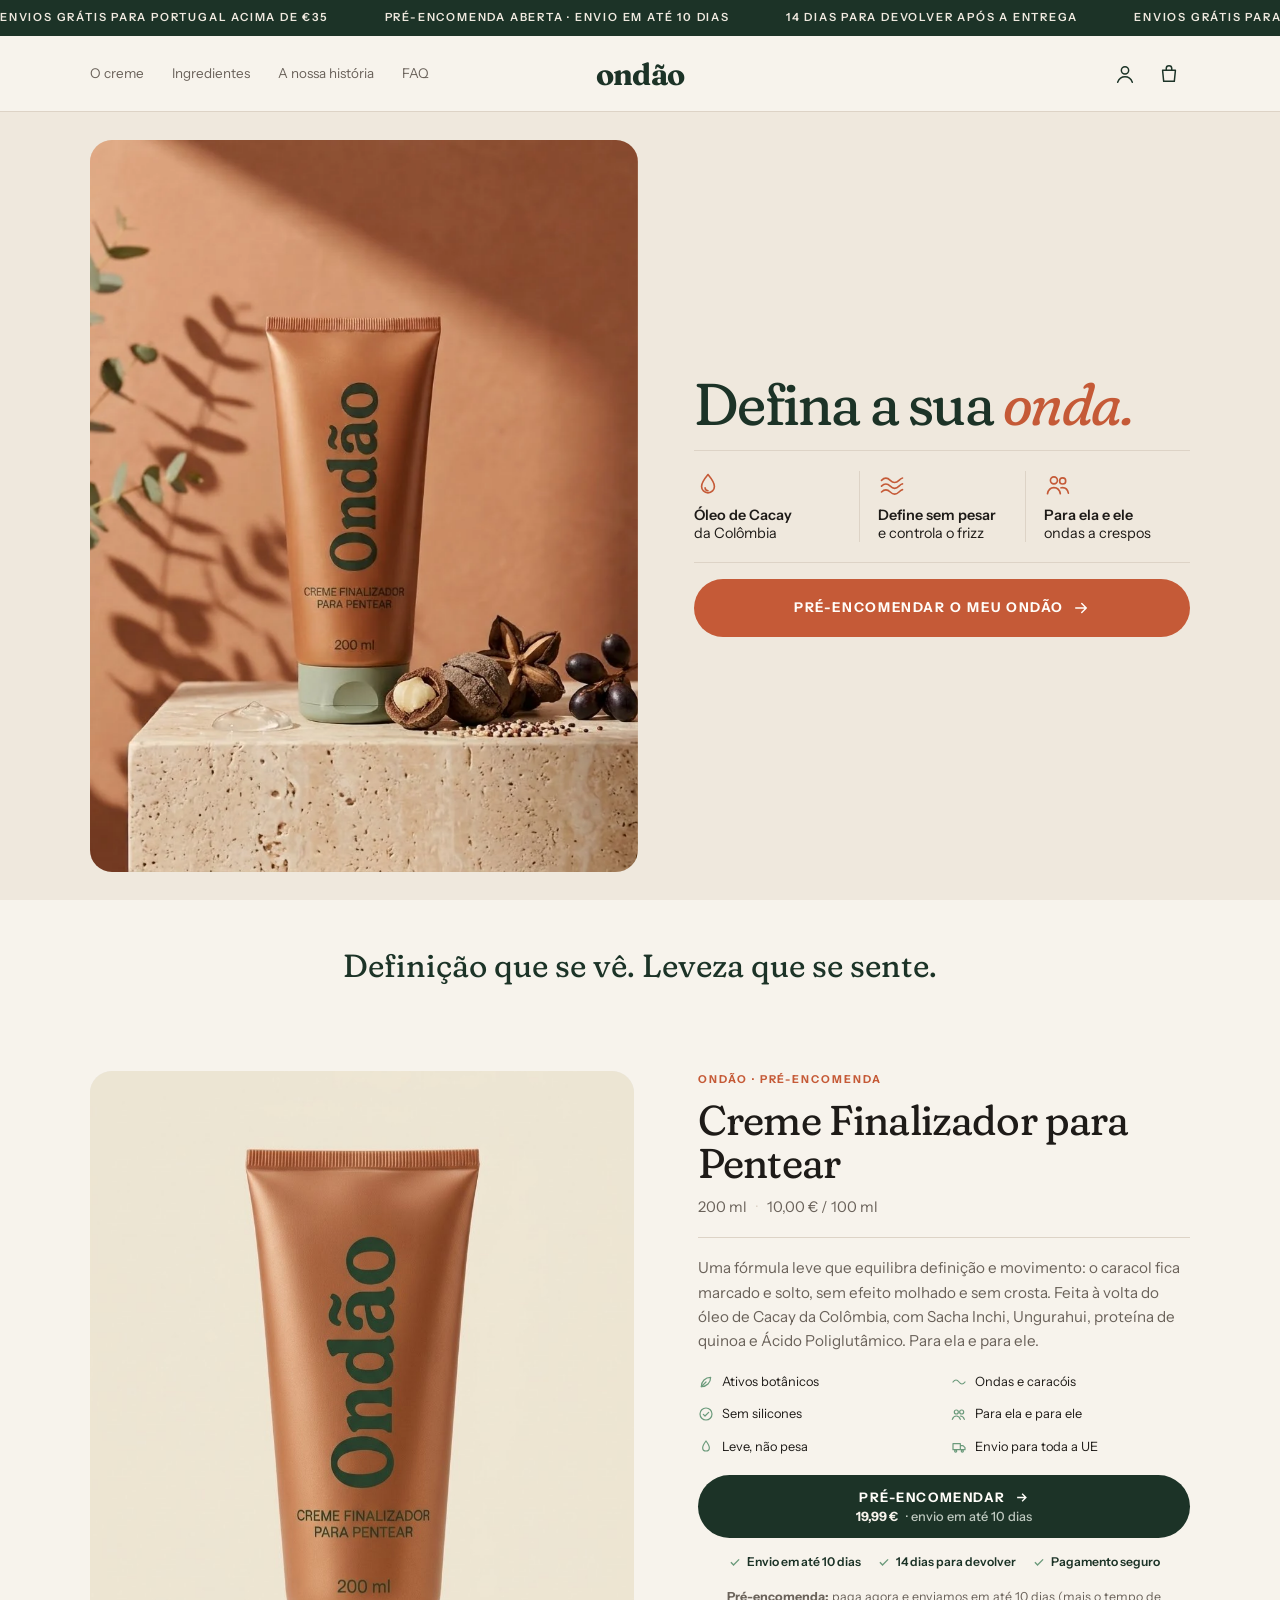
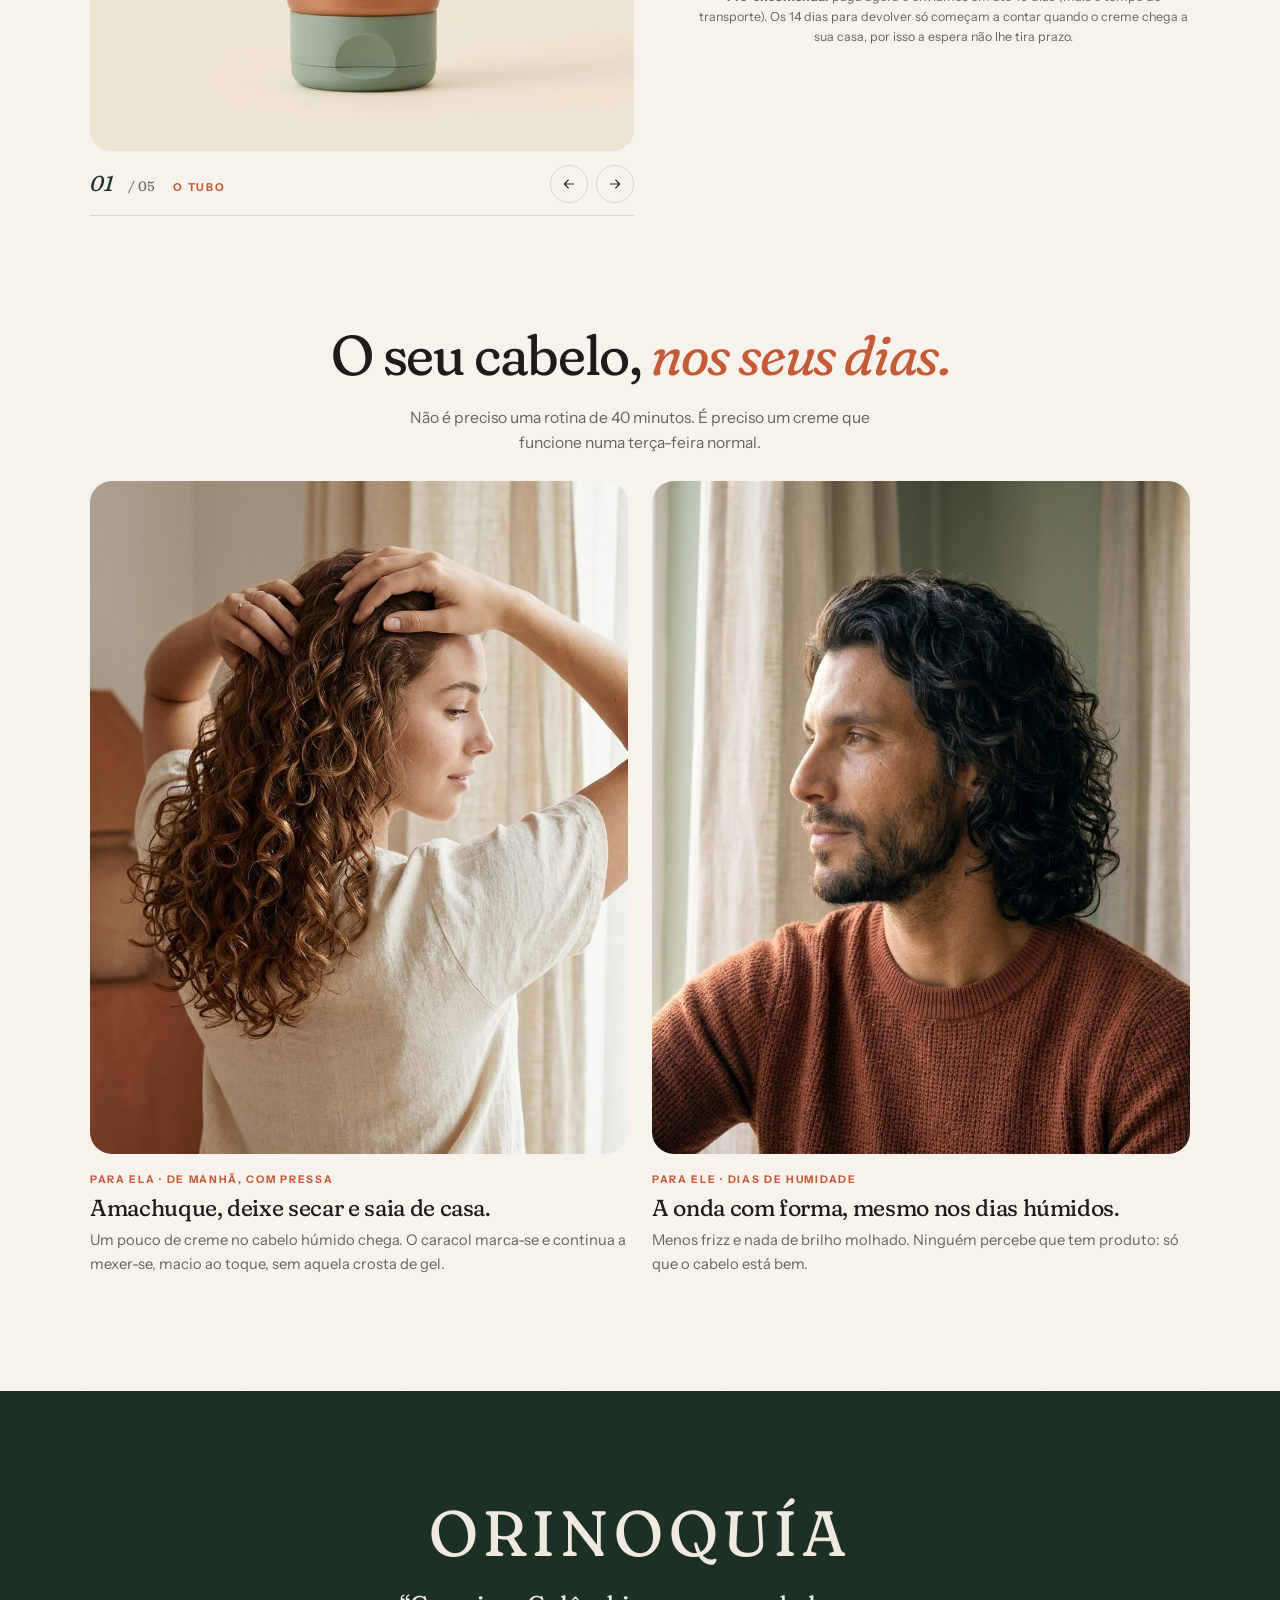
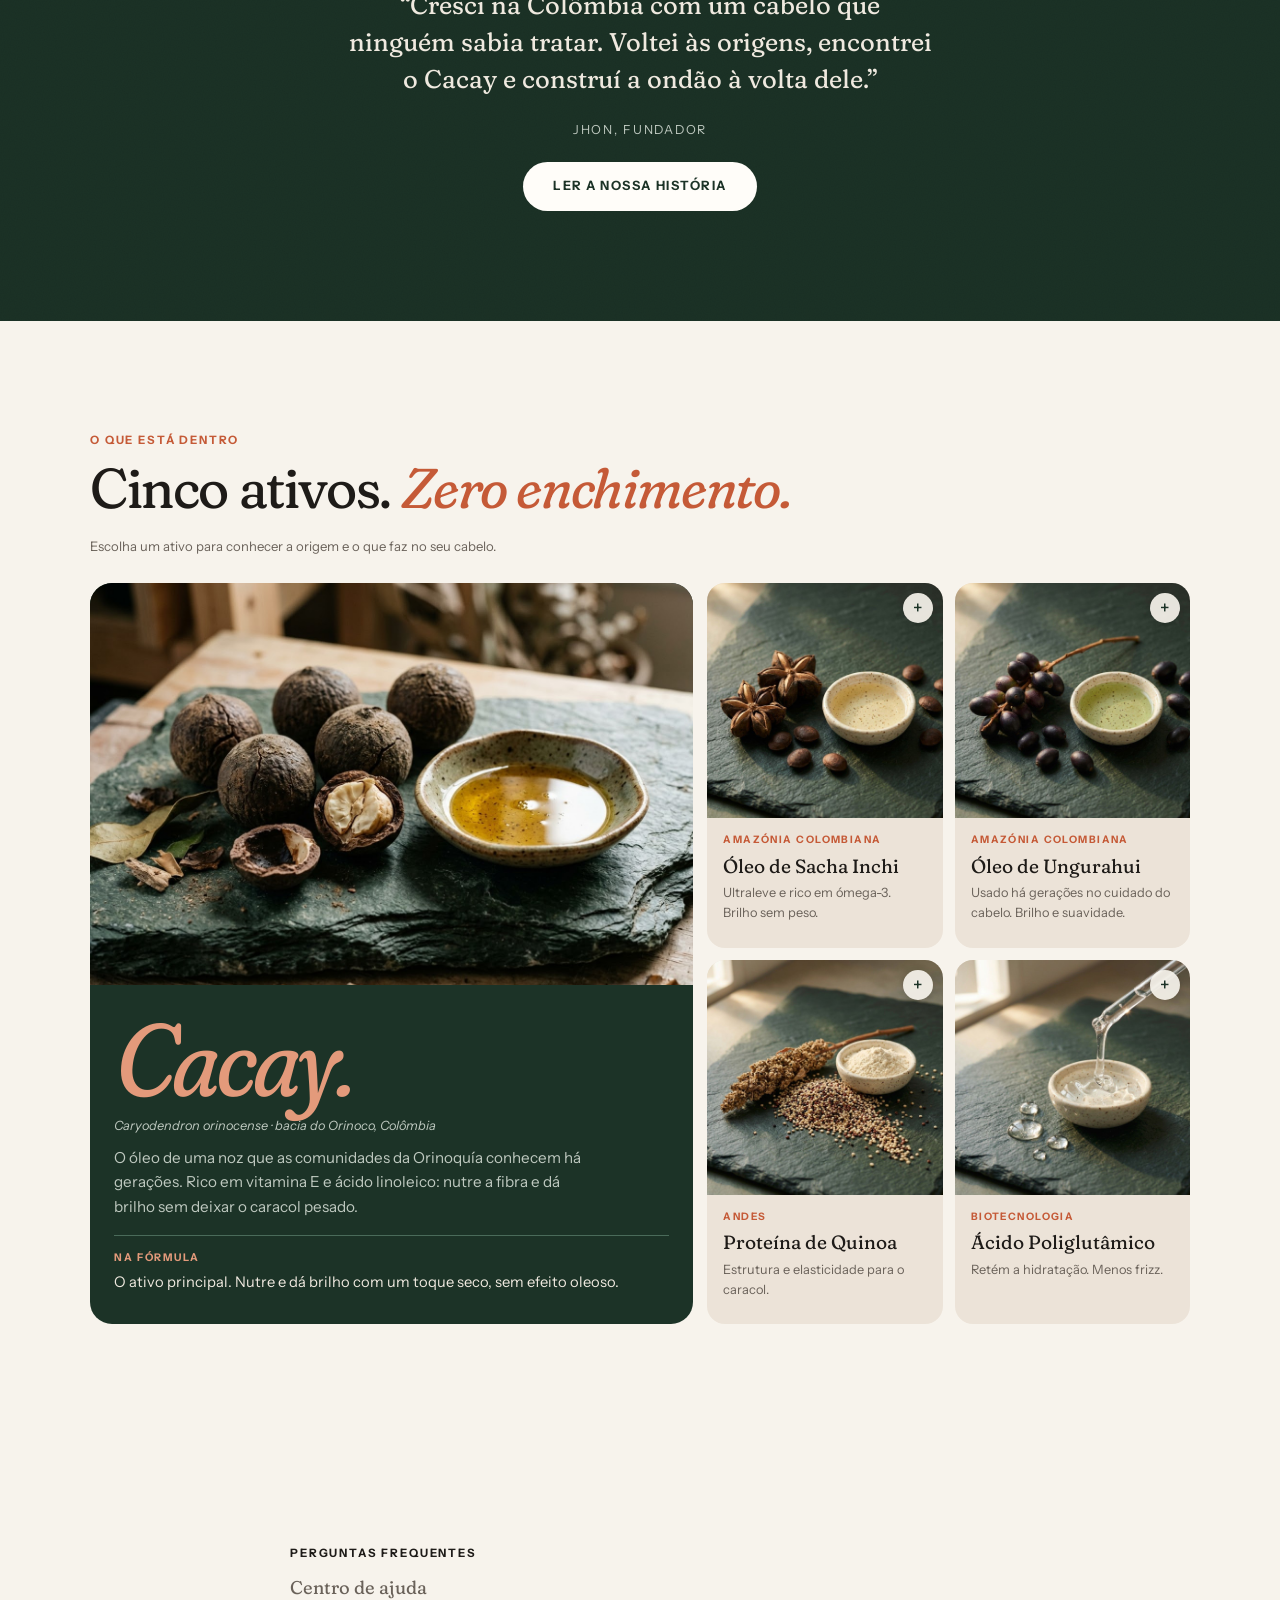
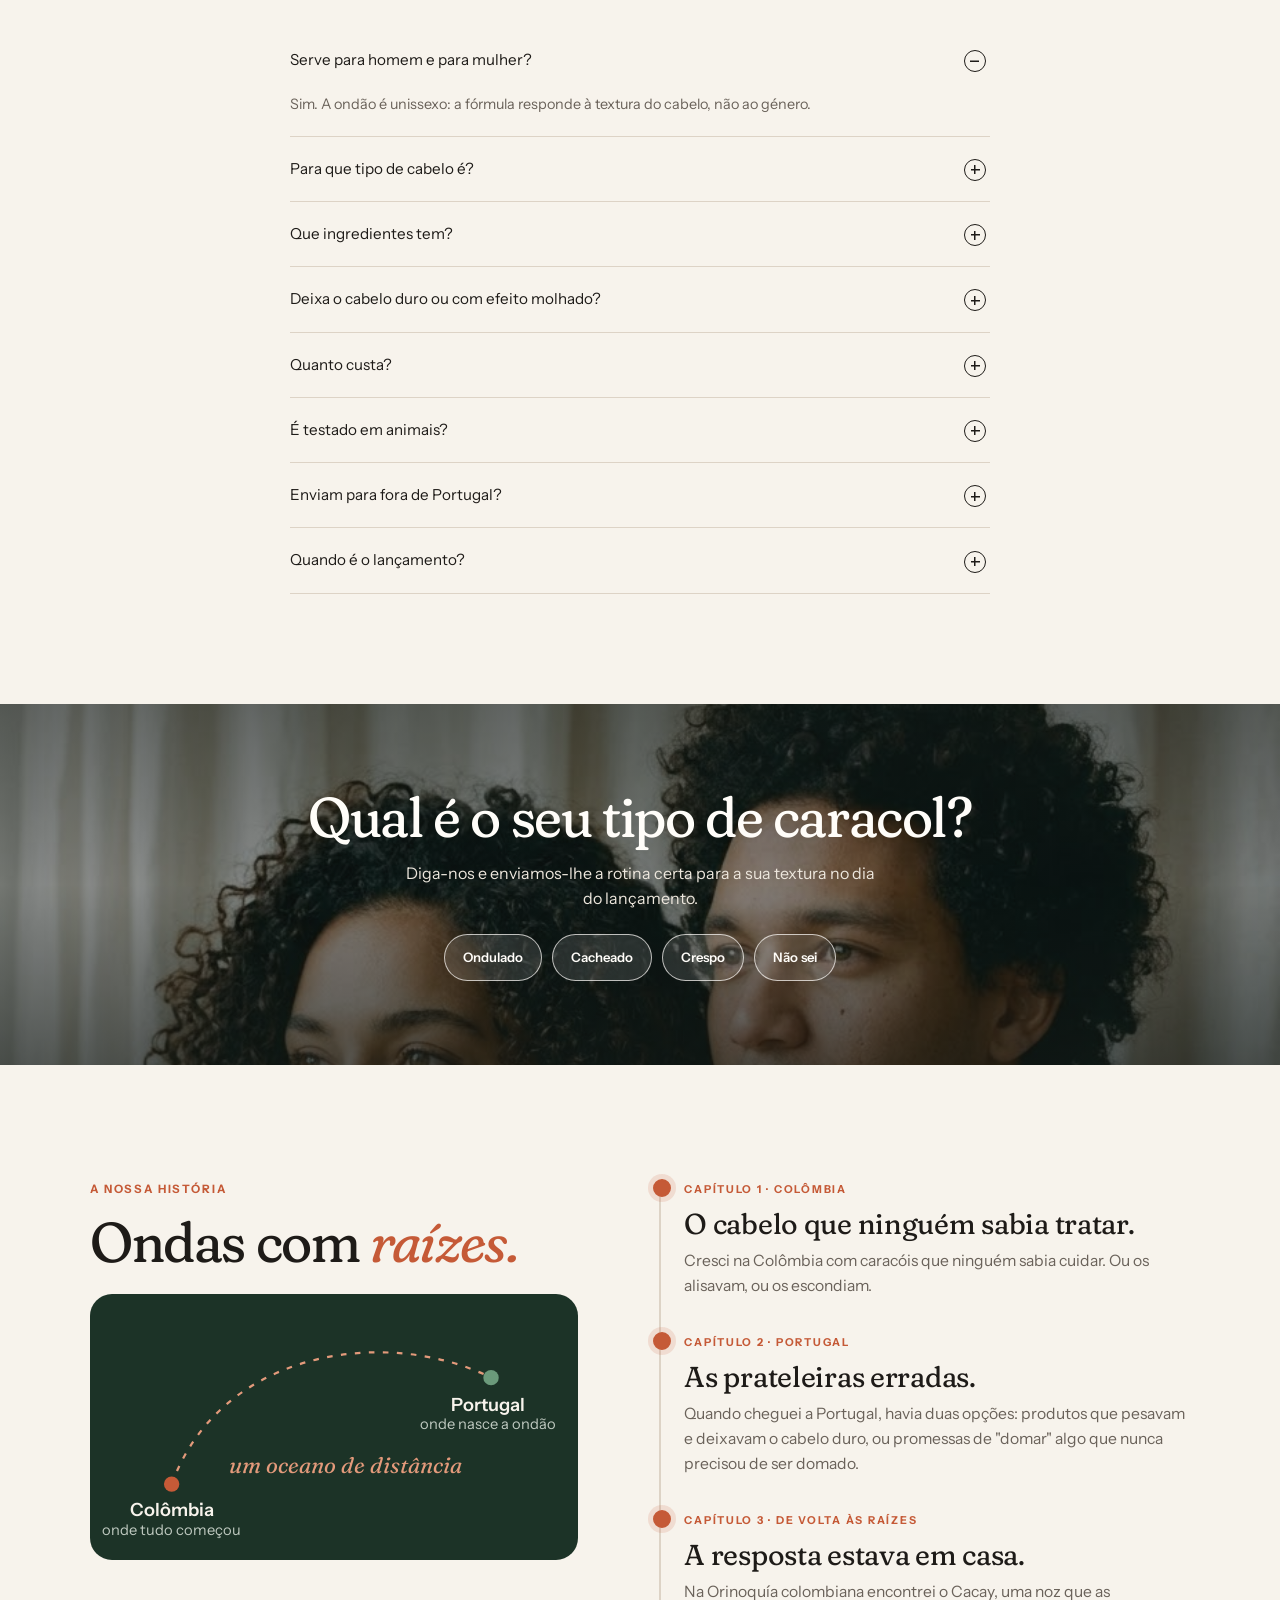
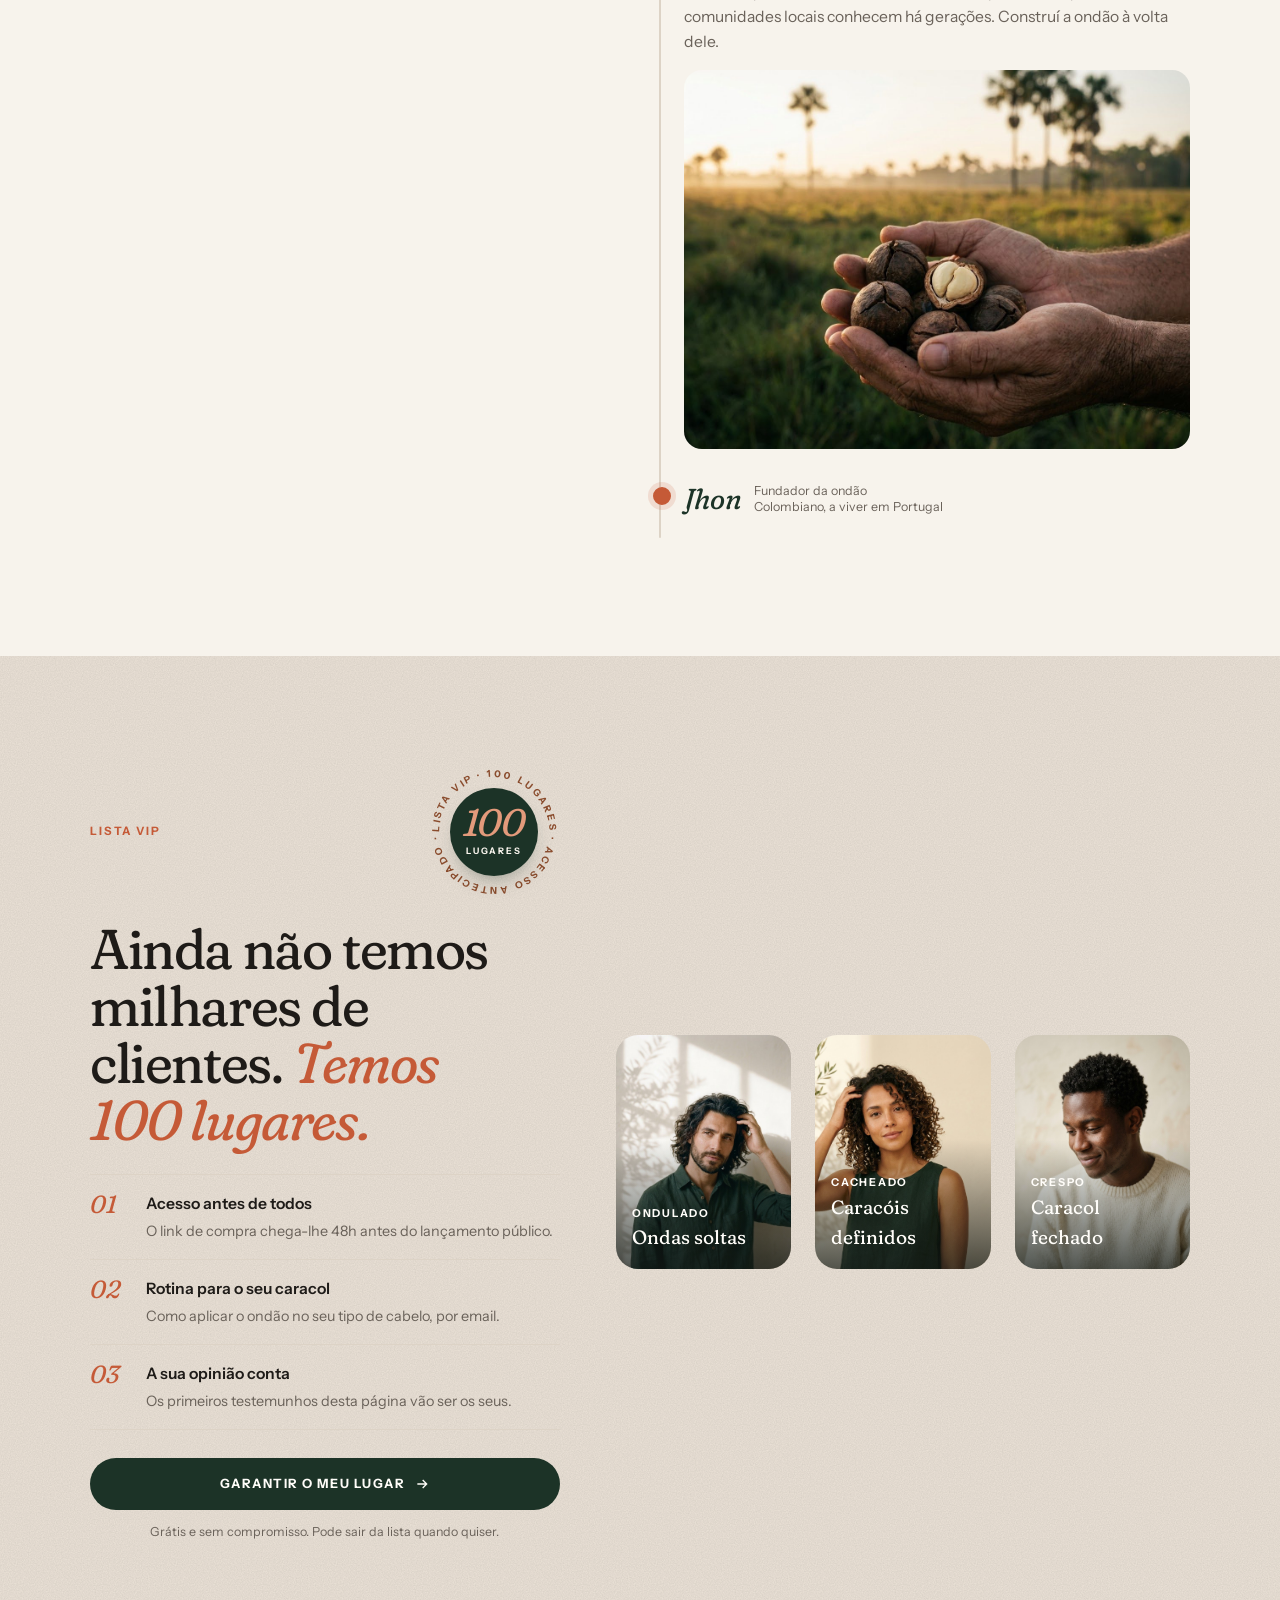
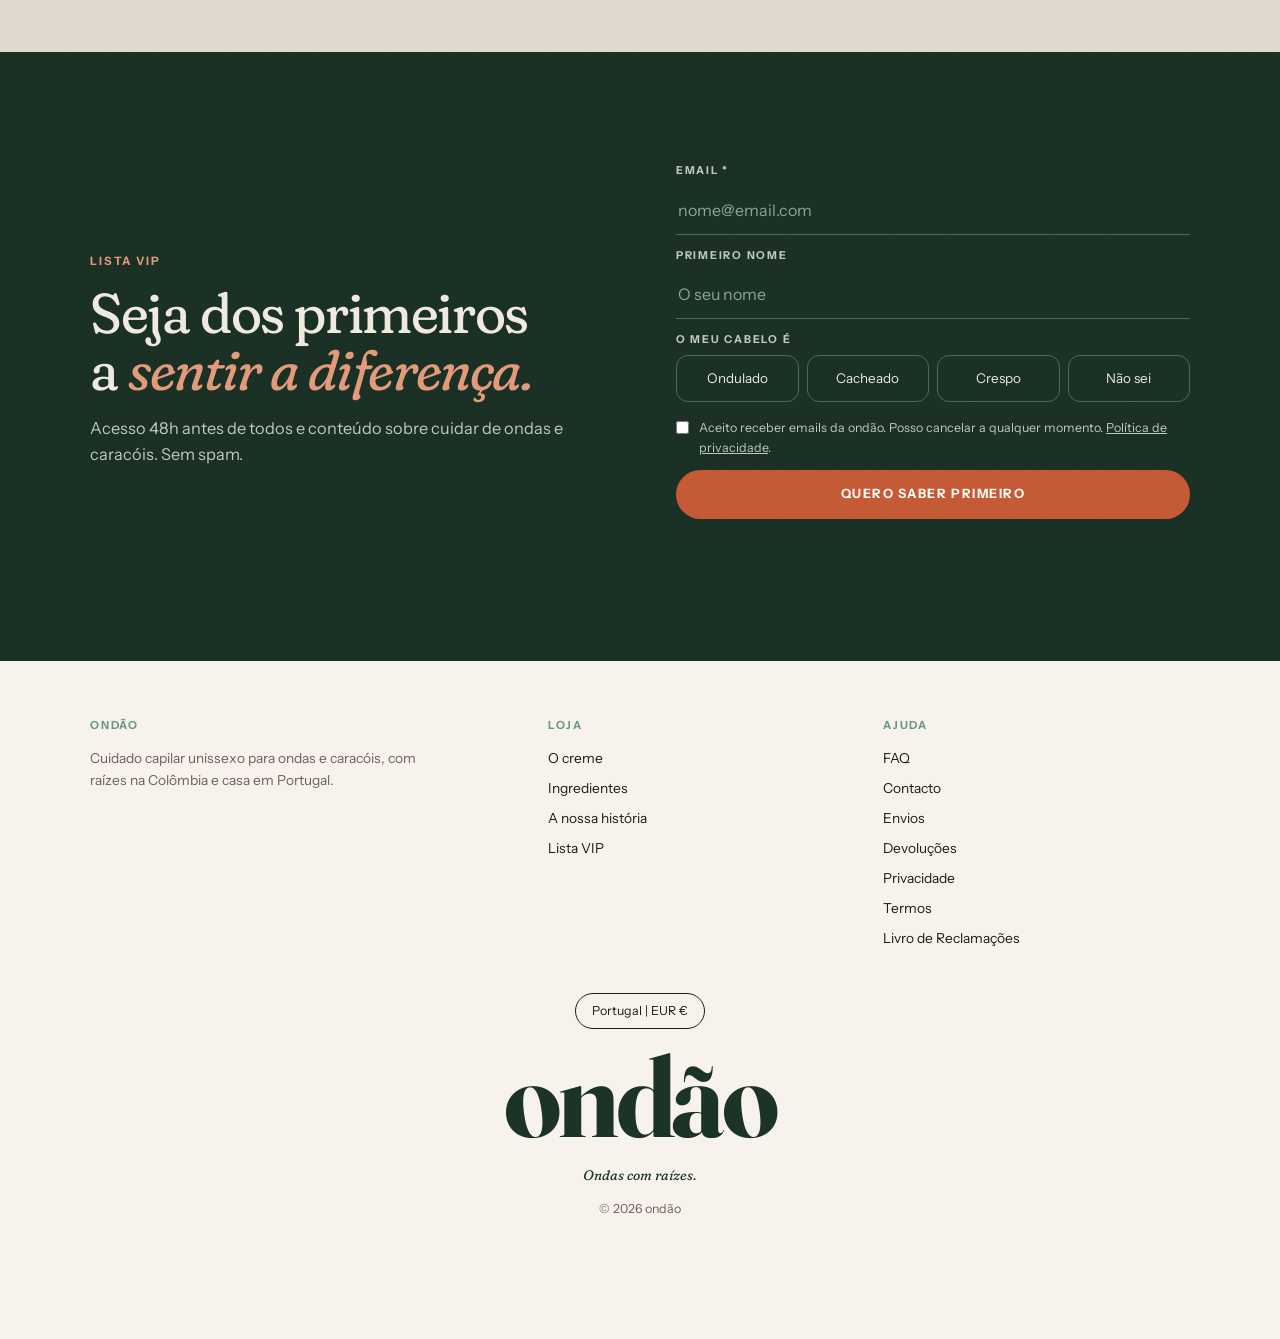
<file: index.html>
<!doctype html>
<html lang="pt-PT">
<head>
<meta charset="utf-8">
<meta name="viewport" content="width=device-width, initial-scale=1, viewport-fit=cover">
<title>ondão — Creme Finalizador para Pentear</title>
<meta name="description" content="Creme finalizador para pentear ondas e caracóis, feito à volta do óleo de Cacay da Colômbia. Define sem pesar e controla o frizz. Para ela e para ele.">
<meta property="og:title" content="ondão — Ondas com raízes">
<meta property="og:description" content="O creme finalizador que define ondas e caracóis sem pesar. Óleo de Cacay da Colômbia. Pré-encomenda em breve: entre na Lista VIP e saiba primeiro.">
<meta property="og:image" content="src/tubo-frente-v2.jpg">
<meta name="theme-color" content="#1C3327">
<script data-goatcounter="https://ondao.goatcounter.com/count" async src="https://gc.zgo.at/count.js"></script>
<link rel="preconnect" href="https://fonts.googleapis.com">
<link rel="preconnect" href="https://fonts.gstatic.com" crossorigin>
<link href="https://fonts.googleapis.com/css2?family=Fraunces:ital,opsz,wght,SOFT,WONK@0,9..144,300..700,0..100,0..1;1,9..144,300..700,0..100,0..1&family=Instrument+Sans:ital,wght@0,400..700;1,400..700&display=swap" rel="stylesheet">

<style>
/* Estrutura: página de produto longa (avisos → hero com o tubo → produto e planos → benefícios → fundador → ingredientes → 100 lugares → FAQ → tipo de caracol → história → Lista VIP → rodapé). Mobile primeiro. */
:root{
  --verde:#1C3327; --verde-2:#2E5240; --salvia:#6B9A7B; --salvia-claro:#E4EBE2;
  --terra:#C55A37; --terra-2:#A9472A; --cobre:#8A4C2D;
  --creme:#F7F3EC; --areia:#ECE3D8; --linho:#E3DBD0; --branco:#FFFDF9;
  --tinta:#1E1B18; --cinza:#6A625A; --linha:#DDD3C6;
  --vip-txt:#EFE9DF; --vip-sub:#BFC9C0; --vip-linha:#4A6B5A; --rosa:#E39A7B;
  --serif:"Fraunces", Georgia, "Times New Roman", serif;
  --logo:"Fraunces", Georgia, serif;
  --sans:"Instrument Sans", system-ui, -apple-system, "Segoe UI", sans-serif;
  --r:22px; --gutter:20px; --max:1180px;
  --h-anuncio:32px; --h-nav:56px; --topo:calc(var(--h-anuncio) + var(--h-nav));
  --ruido:url("data:image/svg+xml;utf8,<svg xmlns='http://www.w3.org/2000/svg' width='160' height='160'><filter id='n'><feTurbulence type='fractalNoise' baseFrequency='.85' numOctaves='2' stitchTiles='stitch'/><feColorMatrix values='0 0 0 0 0 0 0 0 0 0 0 0 0 0 0 0 0 0 .09 0'/></filter><rect width='100%' height='100%' filter='url(%23n)'/></svg>");
}
*{box-sizing:border-box;margin:0;padding:0}
[hidden]{display:none!important}
html{scroll-behavior:smooth;overflow-x:clip}
body{background:var(--creme);color:var(--tinta);font-family:var(--sans);line-height:1.6;-webkit-font-smoothing:antialiased;overflow-x:hidden}
img{display:block;max-width:100%}
a{color:inherit}
button{font:inherit;color:inherit}
:focus-visible{outline:2px solid var(--terra);outline-offset:3px}
.wrap{max-width:var(--max);margin:0 auto;padding-left:max(var(--gutter),env(safe-area-inset-left,0px));padding-right:max(var(--gutter),env(safe-area-inset-right,0px))}
.tex{position:relative}
.tex::before{content:"";position:absolute;inset:0;background-image:var(--ruido);pointer-events:none;z-index:1;border-radius:inherit}
.tex>*{position:relative;z-index:2}

/* Tipografia */
.caps{font-size:.72rem;letter-spacing:.16em;text-transform:uppercase;font-weight:700}
html{font-synthesis:none}
body{font-variation-settings:"SOFT" 100,"WONK" 0;font-variant-ligatures:no-common-ligatures}
.h1,.h2{font-family:var(--serif);font-weight:400;letter-spacing:-.025em;line-height:1.02;text-wrap:balance}
.h1{font-size:clamp(2.8rem,12.5vw,6.2rem)}
.h2{font-size:clamp(2.05rem,7.6vw,3.5rem)}
.it{font-style:italic;color:var(--terra)}
.lead{font-size:1.02rem;color:var(--cinza);max-width:36em}
.mini{font-size:.78rem;color:var(--cinza)}

/* Botões */
.btn{display:inline-flex;align-items:center;justify-content:center;gap:.6em;border:0;cursor:pointer;font:700 .8rem/1 var(--sans);letter-spacing:.12em;text-transform:uppercase;padding:18px 30px;border-radius:999px;text-decoration:none;transition:transform .2s,background .2s,color .2s}
.btn:active{transform:scale(.98)}
.btn-verde{background:var(--verde);color:var(--branco)}.btn-verde:hover{background:var(--verde-2)}
.btn-terra{background:var(--terra);color:var(--branco)}.btn-terra:hover{background:var(--terra-2)}
.btn-branco{background:var(--branco);color:var(--verde)}.btn-branco:hover{background:var(--areia)}
.btn-linha{background:transparent;color:var(--verde);box-shadow:inset 0 0 0 1.5px currentColor}
.btn-full{width:100%}

/* Barra de avisos e cabeçalho */
.anuncio{background:var(--verde);color:var(--vip-txt);font-size:.7rem;letter-spacing:.16em;text-transform:uppercase;font-weight:600;overflow:hidden;white-space:nowrap}
.anuncio .trilho{display:inline-flex;align-items:center;gap:56px;height:var(--h-anuncio);animation:corre 34s linear infinite}
@keyframes corre{to{transform:translateX(-50%)}}
header{position:sticky;top:0;z-index:50;height:var(--h-nav);background:rgba(247,243,236,.94);backdrop-filter:blur(10px);-webkit-backdrop-filter:blur(10px);border-bottom:1px solid var(--linha)}
.nav{display:grid;grid-template-columns:1fr auto 1fr;align-items:center;height:var(--h-nav)}
.logo{font-family:var(--logo);font-weight:700;font-variation-settings:"SOFT" 0,"WONK" 0;font-size:1.9rem;color:var(--verde);text-decoration:none;letter-spacing:-.03em;line-height:1}
.ico-btn{width:42px;height:42px;display:grid;place-items:center;background:none;border:0;cursor:pointer;color:var(--verde);border-radius:50%;text-decoration:none}
.ico-btn svg{width:22px;height:22px;fill:none;stroke:currentColor;stroke-width:1.6;stroke-linecap:round;stroke-linejoin:round}
.nav-dir{justify-self:end;display:flex;gap:2px}
.menu{display:none;border-top:1px solid var(--linha);border-bottom:1px solid var(--linha);background:var(--creme)}
.menu.aberto{display:block}
.menu ul{list-style:none;display:grid;padding:8px 0 18px}
.menu a{display:block;padding:12px 0;text-decoration:none;font-family:var(--serif);font-size:1.5rem;color:var(--verde)}
.links{display:none}

/* HERO — um ecrã: modelo → selo USP → produto → promessa → 3 benefícios → prova social → CTA */
.hero{height:calc(100vh - var(--topo));height:calc(100svh - var(--topo));min-height:440px;background:#EFE8DD;color:var(--tinta);overflow:hidden}
.hero-in{height:100%;display:flex;flex-direction:column}
.hero .hero-in.wrap{padding-left:0;padding-right:0}
.cena{position:relative;flex:1 1 auto;min-height:170px;overflow:hidden;background:radial-gradient(ellipse 70% 62% at 50% 50%,#FAF6EF 0%,#EFE8DD 72%)}
/* foto real do produto em cena, de ponta a ponta */
.cena{background:#E4D3C3}
.cena .foto-hero{position:absolute;inset:0;width:100%;height:100%;object-fit:cover;object-position:56% 50%;translate:0 calc(var(--p,0) * 28px);animation:entra 1.4s cubic-bezier(.2,.7,.2,1) both}
@keyframes entra{from{opacity:0;transform:scale(1.07)}to{opacity:1;transform:scale(1)}}
.selo-usp{position:absolute;z-index:3;right:5%;top:6%;width:84px;height:84px;border-radius:50%;background:var(--branco);color:var(--verde);display:grid;place-items:center;align-content:center;gap:4px;text-align:center;box-shadow:0 10px 26px -10px rgba(30,27,24,.35);border:1px solid var(--linha);font-size:.5rem;line-height:1.15;letter-spacing:.1em;text-transform:uppercase;font-weight:700}
.bandeira{width:26px;height:17px;border-radius:2px;background:linear-gradient(180deg,#FCD116 0 50%,#003893 50% 75%,#CE1126 75% 100%);box-shadow:0 0 0 1px rgba(0,0,0,.08)}
.cena .tubo{position:absolute;z-index:2;left:50%;bottom:8.6%;height:68%;width:auto;max-width:none;transform:translateX(-50%) translateY(calc(var(--p,0) * -16px)) rotate(-2deg);transform-origin:50% 100%;animation:sobe 1.1s cubic-bezier(.2,.75,.2,1) both}
@keyframes sobe{from{opacity:0;translate:0 24px}to{opacity:1;translate:0 0}}
.oferta{flex:none;display:grid;gap:10px;padding-top:14px;padding-bottom:16px;padding-left:max(var(--gutter),env(safe-area-inset-left,0px));padding-right:max(var(--gutter),env(safe-area-inset-right,0px));text-align:center}
.promessa{font-family:var(--serif);font-weight:400;font-size:clamp(2.5rem,11.4vw,4.4rem);line-height:1;letter-spacing:-.03em;color:var(--verde);text-wrap:balance}
.promessa em{font-style:italic;font-weight:400;color:var(--terra)}
.usps{list-style:none;display:grid;grid-template-columns:repeat(3,1fr);border-top:1px solid var(--linha);border-bottom:1px solid var(--linha);padding:12px 0;text-align:center;font-size:.76rem;line-height:1.25;color:var(--tinta)}
.usps li{display:grid;justify-items:center;align-content:start;gap:7px;padding:0 6px}
.usps li+li{border-left:1px solid var(--linha)}
.usps svg{width:24px;height:24px;fill:none;stroke:var(--terra);stroke-width:1.4;stroke-linecap:round;stroke-linejoin:round}
.usps b{font-weight:600;display:block}
.prova{display:flex;align-items:center;justify-content:center;gap:8px;font-size:.68rem;letter-spacing:.12em;text-transform:uppercase;font-weight:700;color:var(--verde)}
.prova .ponto{width:8px;height:8px;border-radius:50%;background:var(--terra);box-shadow:0 0 0 4px rgba(197,90,55,.18)}
.cta-hero{width:100%;padding:17px 24px;background:var(--terra);color:var(--branco);font-size:.84rem}
.cta-hero:hover{background:var(--terra-2)}
.cta-hero svg{width:18px;height:18px;fill:none;stroke:currentColor;stroke-width:2;stroke-linecap:round;stroke-linejoin:round}
@media (max-height:700px) and (max-width:899px){
  .oferta{gap:7px;padding-bottom:12px}
  .promessa{font-size:clamp(2.1rem,9.6vw,2.7rem)}
  .usps{font-size:.72rem;padding:9px 0}
  .usps svg{width:20px;height:20px}
  .cta-hero{padding:15px 24px}
  .selo-usp{width:72px;height:72px;font-size:.45rem}
}

.faixa{background:var(--creme);text-align:center;padding:30px 0}
.faixa p{font-family:var(--serif);font-size:clamp(1.35rem,4.8vw,2rem);font-weight:400;color:var(--verde);text-wrap:balance}

/* Produto */
.produto{padding-top:8px;padding-bottom:64px}
.prod-grid{display:grid;gap:28px}
.galeria{position:relative;min-width:0}
.slides{display:flex;overflow-x:auto;scroll-snap-type:x mandatory;scrollbar-width:none;border-radius:var(--r);background:var(--linho)}
.slides::-webkit-scrollbar{display:none}
.slide{flex:0 0 100%;scroll-snap-align:center;aspect-ratio:4/5;background:linear-gradient(180deg,#EDEAE5,var(--linho))}
.slide img{width:100%;height:100%;object-fit:cover}
.slide.contem img{object-fit:contain}
.slide{overflow:hidden}
.slide.ativo img{animation:respira 6.5s ease-out both}
@keyframes respira{from{transform:scale(1)}to{transform:scale(1.045)}}
.fundir{position:absolute;left:0;top:0;width:100%;border-radius:var(--r);overflow:hidden;opacity:0;transition:opacity 1.1s ease;pointer-events:none;z-index:2}
.fundir.ver{opacity:1}
.fundir .slide{width:100%}
.pontos{display:none}
.legenda-gal{display:flex;align-items:center;justify-content:space-between;gap:12px;margin-top:14px;padding-bottom:12px;border-bottom:1px solid var(--linha)}
.contador{display:flex;align-items:baseline;gap:8px;font-family:var(--serif);color:var(--verde);margin:0}
.contador b{font-weight:400;font-size:1.35rem;font-style:italic;min-width:1.4em}
.contador span{font-size:.85rem;color:var(--cinza)}
.contador em{font-style:normal;font-family:var(--sans);font-size:.68rem;letter-spacing:.16em;text-transform:uppercase;font-weight:700;color:var(--terra);margin-left:10px;transition:opacity .4s}
.contador.troca b,.contador.troca em{opacity:0}
.contador b{transition:opacity .4s}
.setas{display:flex;gap:8px}
.setas button{width:38px;height:38px;border-radius:50%;border:1px solid var(--linha);background:transparent;display:grid;place-items:center;cursor:pointer;transition:background .2s,border-color .2s}
.setas button:hover{background:var(--verde);border-color:var(--verde)}
.setas button:hover svg{stroke:var(--creme)}
.setas svg{width:16px;height:16px;fill:none;stroke:var(--verde);stroke-width:1.6;stroke-linecap:round;stroke-linejoin:round}
.pontos button{width:8px;height:8px;border-radius:50%;border:0;background:var(--linha);cursor:pointer;padding:0;transition:width .25s,background .25s}
.pontos button[aria-current="true"]{width:28px;border-radius:99px;background:var(--linha);position:relative;overflow:hidden}
.pontos button[aria-current="true"]::after{content:"";position:absolute;inset:0;background:var(--verde);border-radius:inherit;transform-origin:left;transform:scaleX(1)}
.pontos.auto button[aria-current="true"]::after{animation:enche var(--intervalo,5s) linear both}
.pontos.pausa button[aria-current="true"]::after{animation:none;transform:scaleX(1)}
@keyframes enche{from{transform:scaleX(0)}to{transform:scaleX(1)}}
.info{display:grid;gap:18px;min-width:0}
.badges{display:flex;flex-wrap:wrap;gap:8px 16px;color:var(--salvia)}
.badges span{display:inline-flex;align-items:center;gap:6px;font-size:.66rem;letter-spacing:.14em;text-transform:uppercase;font-weight:700}
.badges svg,.beneficios svg{width:16px;height:16px;fill:none;stroke:currentColor;stroke-width:1.8;stroke-linecap:round;stroke-linejoin:round;flex:none}
.prod-titulo{font-family:var(--serif);font-weight:400;font-size:clamp(1.9rem,7vw,2.6rem);line-height:1.05;letter-spacing:-.02em;color:var(--tinta)}
.prod-cabeca{display:grid;gap:10px;padding-bottom:18px;border-bottom:1px solid var(--linha)}
.prod-olho{font-size:.68rem;letter-spacing:.18em;text-transform:uppercase;font-weight:700;color:var(--terra)}
.prod-sub{font-size:.92rem;color:var(--cinza)}
.prod-sub span[aria-hidden]{margin:0 6px;color:var(--linha)}
.lote{display:flex;flex-wrap:wrap;align-items:center;gap:6px 12px;color:var(--salvia)}
.lote .sep{width:1px;height:12px;background:var(--linha)}
.lote .vagas{color:var(--cobre)}
.prod-desc{color:var(--cinza);font-size:.95rem}
.tamanho{display:flex;align-items:center;gap:12px;flex-wrap:wrap}
.tamanho .chip{background:var(--verde);color:var(--branco);border-radius:10px;padding:9px 18px;font-size:.85rem;font-weight:600}
.planos-titulo{text-align:center;font-size:.86rem;letter-spacing:.06em;text-transform:uppercase;font-weight:700;margin-top:6px}
.planos{display:grid;gap:10px;border:0;min-width:0}
.sr{position:absolute;width:1px;height:1px;overflow:hidden;clip:rect(0 0 0 0);white-space:nowrap}
.plano{position:relative;display:block;background:var(--areia);border:1.5px solid transparent;border-radius:16px;padding:16px 18px;cursor:pointer;transition:border-color .2s,background .2s}
.plano input{position:absolute;opacity:0;width:1px;height:1px;pointer-events:none}
.plano .linha1{display:flex;justify-content:space-between;gap:12px;align-items:baseline}
.plano .nome{font-size:.82rem;letter-spacing:.06em;text-transform:uppercase;font-weight:700}
.plano .valor{font-weight:700;font-size:.95rem;white-space:nowrap}
.plano .linha2{display:flex;justify-content:space-between;gap:12px;font-size:.78rem;color:var(--cinza);margin-top:2px}
.plano .envio{color:var(--salvia);white-space:nowrap}
.plano .riscado{color:var(--cinza);font-weight:500;text-decoration:line-through;margin-right:6px;font-size:.82rem}
.plano ul{list-style:none;display:none;margin-top:10px;font-size:.78rem;color:var(--cinza);gap:2px}
.plano ul li::before{content:"·";margin-right:8px;color:var(--verde);font-weight:700}
.plano .faixa-top{display:none;position:absolute;top:-1.5px;left:-1.5px;right:-1.5px;background:var(--verde);color:var(--branco);border-radius:16px 16px 0 0;text-align:center;font-size:.68rem;letter-spacing:.14em;text-transform:uppercase;font-weight:700;padding:7px}
.plano.destaque{padding-top:44px}
.plano.destaque .faixa-top{display:block}
.plano:has(input:checked){border-color:var(--verde);background:var(--salvia-claro)}
.plano:has(input:checked) ul{display:grid}
.plano:has(input:focus-visible){outline:2px solid var(--terra);outline-offset:3px}
.plano .visto{position:absolute;right:16px;bottom:16px;width:20px;height:20px;border-radius:50%;background:var(--verde);display:none;place-items:center}
.plano .visto svg{width:11px;height:11px;fill:none;stroke:var(--branco);stroke-width:3}
.plano:has(input:checked) .visto{display:grid}
.beneficios{display:grid;grid-template-columns:1fr 1fr;gap:12px 14px;font-size:.8rem;color:var(--tinta);list-style:none}
.beneficios li{display:flex;align-items:center;gap:8px}
.beneficios svg{color:var(--salvia)}
.nota-compra{text-align:center;font-size:.78rem;color:var(--cinza);margin-top:-6px}
.btn-preco{flex-direction:column;gap:6px;padding:15px 24px 14px;text-transform:none;letter-spacing:0}
.btn-preco .l1{font:700 .82rem/1 var(--sans);letter-spacing:.12em;text-transform:uppercase;display:flex;align-items:center;gap:.6em}
.btn-preco .l2{font:500 .8rem/1 var(--sans);color:var(--vip-sub);display:flex;align-items:center;gap:8px}
.btn-preco .l2 s{opacity:.75}
.btn-preco .l2 b{color:var(--creme);font-weight:700}
.btn-preco .tag{background:var(--terra);color:#fff;font-weight:700;font-size:.68rem;letter-spacing:.06em;padding:3px 7px;border-radius:999px}
.garantias{list-style:none;display:flex;flex-wrap:wrap;justify-content:center;gap:6px 16px;margin:-4px 0 4px;font-size:.76rem;color:var(--verde);font-weight:600}
.garantias li{display:flex;align-items:center;gap:5px}
.garantias svg{width:14px;height:14px;stroke:var(--salvia);fill:none;stroke-width:2.4}

/* Secções e cartões */
.secao{padding-top:64px;padding-bottom:64px}
.cabeca{display:grid;gap:10px;margin-bottom:26px}
.cabeca.centro{text-align:center;justify-items:center}
.rolo{display:grid;grid-auto-flow:column;grid-auto-columns:80%;gap:14px;overflow-x:auto;scroll-snap-type:x mandatory;scrollbar-width:none;padding-bottom:4px}
.rolo::-webkit-scrollbar{display:none}
.rolo>*{scroll-snap-align:start;min-width:0}
.cartao .foto{border-radius:var(--r);overflow:hidden;aspect-ratio:4/5;background:var(--areia)}
.cartao .foto img{width:100%;height:100%;object-fit:cover}
.cartao .momento{display:block;font-size:.66rem;letter-spacing:.16em;text-transform:uppercase;font-weight:700;color:var(--terra);margin-top:18px}
.cartao h3{font-family:var(--serif);font-weight:400;font-size:1.45rem;line-height:1.15;letter-spacing:-.015em;margin-top:6px;color:var(--tinta);text-wrap:balance}
.cartao p{font-size:.92rem;line-height:1.6;color:var(--cinza);margin-top:8px}
.cabeca .sub-cabeca{font-size:.98rem;color:var(--cinza);margin-top:12px;max-width:30em;margin-left:auto;margin-right:auto}

/* Fundador (bloco verde) */
.fundador{background:var(--verde);color:var(--vip-txt);text-align:center}
.fundador .wrap{display:grid;gap:22px;justify-items:center;padding-top:72px;padding-bottom:72px}
.fundador .marca{font-family:var(--serif);font-size:clamp(2.2rem,10vw,4rem);letter-spacing:.08em;text-transform:uppercase;font-weight:400;line-height:1}
.fundador blockquote{font-family:var(--serif);font-size:clamp(1.15rem,4.4vw,1.6rem);line-height:1.45;max-width:30em;text-wrap:balance}
.fundador cite{font-style:normal;font-size:.78rem;letter-spacing:.14em;text-transform:uppercase;color:var(--vip-sub)}

/* Ingredientes */
.ing-grid{display:grid;gap:14px}
.heroi{border-radius:var(--r);overflow:hidden;background:var(--verde);color:var(--vip-txt);display:grid}
.heroi .foto{aspect-ratio:3/2}
.heroi .foto img{width:100%;height:100%;object-fit:cover}
.heroi .txt{padding:28px 24px 30px;display:grid;gap:10px}
.heroi .palavra{font-family:var(--serif);font-style:italic;font-size:clamp(3.6rem,15vw,6.4rem);line-height:.9;color:var(--rosa);letter-spacing:-.03em}
.heroi .latim{font-size:.8rem;color:var(--vip-sub);font-style:italic}
.heroi p.corpo{color:var(--vip-sub);font-size:.95rem;max-width:32em}
.ings{display:grid;grid-template-columns:1fr 1fr;gap:12px}
.ing{background:var(--areia);border-radius:18px;overflow:hidden;display:flex;flex-direction:column;border:0;padding:0;text-align:left;cursor:pointer;position:relative;font:inherit;color:inherit;transition:transform .25s,box-shadow .25s}
.ing:hover{transform:translateY(-3px);box-shadow:0 12px 28px -18px rgba(28,51,39,.5)}
.ing .mais{position:absolute;top:10px;right:10px;width:30px;height:30px;border-radius:50%;background:rgba(247,243,236,.92);color:var(--verde);display:grid;place-items:center;font-size:1.1rem;line-height:1;font-weight:500;box-shadow:0 2px 8px rgba(0,0,0,.15)}
.ing-dica{font-size:.82rem;color:var(--cinza);margin-top:10px}
.heroi{scroll-margin-top:72px}
.heroi .foto img,.heroi .txt{transition:opacity .28s ease}
.heroi.troca .foto img,.heroi.troca .txt{opacity:0}
.heroi .palavra.longa{font-size:clamp(2.7rem,11vw,4.8rem)}
.heroi .funcao{margin-top:6px;padding-top:14px;border-top:1px solid var(--vip-linha);display:grid;gap:4px}
.heroi .funcao b{font-size:.66rem;letter-spacing:.16em;text-transform:uppercase;color:var(--rosa)}
.heroi .funcao span{font-size:.92rem;color:var(--vip-txt)}
.ing>img{width:100%;height:auto;aspect-ratio:1/1;object-fit:cover;background:var(--linho)}
.ing-txt{padding:14px 16px 18px;display:grid;gap:6px;align-content:start}
.ing .origem{font-size:.64rem;letter-spacing:.14em;text-transform:uppercase;color:var(--terra);font-weight:700}
.ing h4{font-family:var(--serif);font-weight:400;font-size:1.2rem;line-height:1.15}
.ing p{font-size:.8rem;color:var(--cinza)}

/* 100 lugares */
.cem{background:var(--areia)}
.cem-topo{display:flex;align-items:center;justify-content:space-between;gap:16px;margin-bottom:22px}
.cem-topo .caps{color:var(--terra)}
.selo-cem{position:relative;width:132px;height:132px;flex:none}
.selo-cem svg{position:absolute;inset:0;width:100%;height:100%;animation:girar 28s linear infinite}
.selo-cem text{font:700 9.6px var(--sans);letter-spacing:.2em;fill:var(--cobre);text-transform:uppercase}
.selo-cem .centro{position:absolute;inset:22px;border-radius:50%;background:var(--verde);color:var(--creme);display:grid;place-content:center;text-align:center;box-shadow:0 10px 24px -14px rgba(28,51,39,.7)}
.selo-cem .centro b{font-family:var(--serif);font-style:italic;font-weight:400;font-size:2.4rem;line-height:.9;letter-spacing:-.03em;color:var(--rosa)}
.selo-cem .centro span{font-size:.56rem;letter-spacing:.2em;text-transform:uppercase;font-weight:700;margin-top:4px}
@keyframes girar{to{transform:rotate(360deg)}}
.vantagens{list-style:none;margin:26px 0 28px;border-top:1px solid var(--linha)}
.vantagens li{display:grid;grid-template-columns:46px 1fr;gap:4px 10px;padding:16px 0;border-bottom:1px solid var(--linha);font-size:.9rem;color:var(--cinza)}
.vantagens .n{grid-row:span 2;font-family:var(--serif);font-style:italic;font-size:1.55rem;line-height:1.1;color:var(--terra)}
.vantagens b{color:var(--tinta);font-weight:600;font-size:.98rem}
.cem .btn-cem{width:100%;gap:.7em}
.cem .seguro{display:block;text-align:center;margin-top:12px;font-size:.78rem;color:var(--cinza)}
.retrato{position:relative;border-radius:var(--r);overflow:hidden;aspect-ratio:3/4;background:var(--linho)}
.retrato img{width:100%;height:100%;object-fit:cover}
.retrato::after{content:"";position:absolute;top:45%;left:0;right:0;bottom:0;background:linear-gradient(transparent,rgba(20,26,22,.72))}
.retrato .rot{position:absolute;left:16px;right:16px;bottom:16px;z-index:2;color:var(--branco)}
.retrato .rot b{display:block;font-size:.68rem;letter-spacing:.16em;text-transform:uppercase}
.retrato .rot span{font-family:var(--serif);font-size:1.2rem}
.legenda{font-size:.76rem;color:var(--cinza);margin-top:14px}
.cem-fotos{min-width:0;margin-top:36px}

/* FAQ */
.faq{max-width:780px}
.faq .ajuda{font-family:var(--serif);font-size:1.15rem;color:var(--cinza)}
details{border-bottom:1px solid var(--linha)}
summary{list-style:none;cursor:pointer;padding:20px 40px 20px 0;font-size:.95rem;position:relative}
summary::-webkit-details-marker{display:none}
summary::after{content:"";position:absolute;right:4px;top:50%;width:20px;height:20px;margin-top:-10px;border:1.5px solid var(--tinta);border-radius:50%;background:linear-gradient(var(--tinta),var(--tinta)) center/9px 1.5px no-repeat,linear-gradient(var(--tinta),var(--tinta)) center/1.5px 9px no-repeat;transition:transform .25s}
details[open] summary::after{background:linear-gradient(var(--tinta),var(--tinta)) center/9px 1.5px no-repeat;transform:rotate(180deg)}
details p{padding:0 0 20px;color:var(--cinza);font-size:.9rem;max-width:42em}

/* Tipo de caracol */
.tipo{position:relative;overflow:hidden;color:var(--branco);text-align:center}
.tipo .fundo{position:absolute;inset:0}
.tipo .fundo img{width:100%;height:100%;object-fit:cover;object-position:50% 30%}
.tipo .fundo::after{content:"";position:absolute;inset:0;background:linear-gradient(rgba(20,26,22,.62),rgba(20,26,22,.45) 50%,rgba(20,26,22,.7))}
.tipo .wrap{position:relative;z-index:2;display:grid;gap:16px;justify-items:center;padding-top:84px;padding-bottom:84px}
.tipo p{max-width:30em;color:#EDE7DD}
.tipos-rapidos{display:flex;flex-wrap:wrap;gap:10px;justify-content:center;margin-top:6px}
.tipos-rapidos button{background:rgba(255,253,249,.12);border:1.5px solid rgba(255,253,249,.7);color:var(--branco);border-radius:999px;padding:12px 18px;font-size:.82rem;font-weight:600;cursor:pointer}
.tipos-rapidos button:hover{background:var(--branco);color:var(--verde)}

/* História */
.historia-grid{display:grid;gap:34px;align-items:start}
.rota{margin-top:24px;background:var(--verde);color:var(--vip-txt);border-radius:var(--r);padding:22px 20px 20px}
.rota svg{width:100%;height:auto;display:block;overflow:visible}
.rota .arco{fill:none;stroke:var(--rosa);stroke-width:1.6;stroke-dasharray:4 6}
.rota .mascara{fill:none;stroke:var(--verde);stroke-width:6;stroke-dasharray:420;stroke-dashoffset:0;transition:stroke-dashoffset 2.2s cubic-bezier(.6,0,.3,1) .2s}
.rota.ver .mascara{stroke-dashoffset:-420}
.rota .ponto{fill:var(--terra)}
.rota .ponto.pt{fill:var(--salvia)}
.rota .halo{fill:none;stroke:var(--rosa);stroke-width:1;opacity:0;transform-box:fill-box;transform-origin:center}
.rota.ver .halo{animation:halo 2.4s ease-out 2.2s infinite}
@keyframes halo{0%{opacity:.8;transform:scale(.4)}100%{opacity:0;transform:scale(2.2)}}
.rota .lugar{font:600 13px var(--sans);fill:var(--creme)}
.rota .sub{font:400 10.5px var(--sans);fill:var(--vip-sub)}
.rota .meio{font:italic 400 16px var(--serif);fill:var(--rosa)}
.rota p{font-size:.86rem;color:var(--vip-sub);margin-top:10px}
.capitulos{position:relative;padding-left:34px}
.capitulos::before,.capitulos .linha{content:"";position:absolute;left:9px;top:8px;bottom:8px;width:2px;border-radius:2px;background:var(--linha)}
.capitulos .linha{background:var(--terra);bottom:auto;height:0;transition:height .15s linear}
.capitulo{position:relative;padding-bottom:30px;opacity:.25;transform:translateY(14px);transition:opacity .7s ease,transform .7s ease}
.capitulo.ver{opacity:1;transform:none}
.capitulo::before{content:"";position:absolute;left:-31px;top:4px;width:14px;height:14px;border-radius:50%;background:var(--creme);border:2px solid var(--linha);transition:border-color .4s,background .4s}
.capitulo.ver::before{border-color:var(--terra);background:var(--terra);box-shadow:0 0 0 5px rgba(197,90,55,.15)}
.capitulo .rotulo{font-size:.68rem;letter-spacing:.16em;text-transform:uppercase;font-weight:700;color:var(--terra)}
.capitulo h3{font-family:var(--serif);font-weight:400;font-size:1.55rem;line-height:1.15;margin:6px 0 8px;letter-spacing:-.01em}
.capitulo p{font-size:.98rem;color:var(--cinza)}
.capitulo .foto-cap{margin-top:16px;border-radius:18px;overflow:hidden;aspect-ratio:4/3}
.capitulo .foto-cap img{width:100%;height:100%;object-fit:cover}
.assina{display:flex;align-items:center;gap:12px;margin-top:4px}
.assina b{font-family:var(--serif);font-style:italic;font-weight:400;font-size:1.8rem;color:var(--verde);line-height:1}
.assina span{font-size:.78rem;color:var(--cinza);line-height:1.3}

/* Lista VIP */
.vip{background:var(--verde);color:var(--vip-txt)}
.vip .wrap{display:grid;gap:30px;padding-top:72px;padding-bottom:72px}
.vip .it{color:var(--rosa)}
.vip .lead{color:var(--vip-sub)}
form{display:grid;gap:12px}
.campo{display:grid;gap:6px}
.campo>label,.campo>.rotulo{font-size:.68rem;letter-spacing:.16em;text-transform:uppercase;color:var(--vip-sub);font-weight:700}
.campo input{width:100%;background:transparent;border:0;border-bottom:1.5px solid var(--vip-linha);border-radius:0;padding:14px 2px;color:var(--branco);font:400 1rem var(--sans);appearance:none}
.campo input::placeholder{color:#8FA396}
.campo input:focus{outline:none;border-color:var(--rosa)}
.tipos-f{display:grid;grid-template-columns:repeat(2,1fr);gap:8px}
.tipos-f label{position:relative;font-size:.84rem;color:var(--vip-txt);border:1.5px solid var(--vip-linha);border-radius:12px;padding:12px 6px;text-align:center;cursor:pointer}
.tipos-f input{position:absolute;opacity:0;width:1px;height:1px;pointer-events:none}
.tipos-f label:has(input:checked){border-color:var(--rosa);background:rgba(227,154,123,.14)}
.tipos-f label:has(input:focus-visible){outline:2px solid var(--rosa);outline-offset:2px}
.consent{display:flex;gap:10px;font-size:.78rem;color:var(--vip-sub);align-items:flex-start;margin-top:4px}
.consent input{margin-top:3px;accent-color:var(--terra);flex:none}
.consent a{color:inherit}
.msg{font-size:.9rem;min-height:1.4em}
.plano-escolhido{font-size:.8rem;color:var(--vip-sub)}
.plano-escolhido b{color:var(--vip-txt);font-weight:600}

/* Rodapé */
footer{background:var(--creme);padding-top:56px;padding-bottom:120px;font-size:.86rem}
.foot-grid{display:grid;grid-template-columns:1fr 1fr;gap:28px}
footer h5{font-size:.7rem;letter-spacing:.16em;text-transform:uppercase;margin-bottom:12px;color:var(--salvia)}
footer ul{list-style:none;display:grid;gap:8px}
footer a{text-decoration:none;color:var(--tinta)}
footer a:hover{color:var(--terra)}
.pais{display:inline-flex;align-items:center;gap:8px;border:1px solid var(--tinta);border-radius:999px;padding:7px 16px;font-size:.78rem}
.foot-marca{display:grid;justify-items:center;gap:12px;margin-top:44px;text-align:center}
.foot-marca .logo{font-size:clamp(3.6rem,18vw,7rem)}
.foot-marca .lema{font-family:var(--serif);font-style:italic;color:var(--verde)}

/* Popup do quiz */
.pop{position:fixed;inset:0;z-index:100;display:grid;place-items:center;padding:16px;padding-left:max(16px,env(safe-area-inset-left,0px));padding-right:max(16px,env(safe-area-inset-right,0px));background:rgba(16,22,18,.6);-webkit-backdrop-filter:blur(4px);backdrop-filter:blur(4px);animation:pop-in .35s ease both}
.pop[hidden]{display:none}
@keyframes pop-in{from{opacity:0}to{opacity:1}}
.pop-card{position:relative;width:min(100%,420px);max-height:calc(100svh - 32px);overflow:auto;border-radius:24px;color:#FFFDF9;text-align:center;background:var(--verde) url("src/hero-modelo.jpg") 50% 22%/cover;box-shadow:0 30px 70px -20px rgba(0,0,0,.6)}
.pop-card::before{content:"";position:absolute;inset:0;background:linear-gradient(180deg,rgba(20,30,24,.35) 0%,rgba(20,30,24,.78) 45%,rgba(28,51,39,.97) 100%)}
.pop-in{position:relative;display:grid;gap:14px;padding:30px 26px 26px}
.pop-fechar{position:absolute;top:12px;right:12px;z-index:2;width:40px;height:40px;border-radius:50%;border:0;background:rgba(255,253,249,.92);color:var(--verde);font-size:1.4rem;line-height:1;cursor:pointer}
.pop .logo{color:#FFFDF9;font-size:1.7rem}
.pop-titulo{font-family:var(--serif);font-weight:400;font-size:2.6rem;line-height:1;margin-top:40px}
.pop-titulo em{font-style:italic;color:var(--rosa);font-weight:600}
.pop-sub{font-size:.95rem;color:#EDE7DD}
.pop-sub b{display:block;color:#FFFDF9}
.pop-opcoes{display:grid;gap:9px;margin-top:4px}
.pop-opcoes button{width:100%;border:0;border-radius:12px;background:#F7F3EC;color:var(--verde);padding:14px;font:600 .95rem var(--sans);cursor:pointer}
.pop-opcoes button:hover{background:#FFFDF9}
.pop form{gap:10px;text-align:left}
.pop input[type=email]{width:100%;border:0;border-radius:12px;padding:15px 16px;font:400 1rem var(--sans);color:var(--tinta);background:#FFFDF9}
.pop .consent{color:#D9DFD8}
.pop .btn{width:100%}
.pop-msg{font-size:.88rem;min-height:1.3em;text-align:center}

/* Voltar ao topo */
.topo-btn{position:fixed;z-index:61;right:max(16px,env(safe-area-inset-right,0px));bottom:calc(86px + env(safe-area-inset-bottom,0px));width:48px;height:48px;border-radius:50%;border:1.5px solid rgba(255,253,249,.35);background:var(--verde);color:var(--branco);display:grid;place-items:center;cursor:pointer;box-shadow:0 10px 24px -8px rgba(28,51,39,.5);opacity:0;transform:translateY(12px);pointer-events:none;transition:opacity .3s,transform .3s,bottom .35s}
.topo-btn.on{opacity:1;transform:none;pointer-events:auto}
.topo-btn svg{width:20px;height:20px;fill:none;stroke:currentColor;stroke-width:2;stroke-linecap:round;stroke-linejoin:round}
.topo-btn:hover{background:var(--verde-2)}
body:not(:has(.fixa.on)) .topo-btn{bottom:calc(20px + env(safe-area-inset-bottom,0px))}

/* Botão fixo no telemóvel */
.fixa{position:fixed;left:0;right:0;bottom:0;z-index:60;padding:10px max(12px,env(safe-area-inset-right,0px)) calc(10px + env(safe-area-inset-bottom,0px)) max(12px,env(safe-area-inset-left,0px));transform:translateY(130%);transition:transform .35s}
.fixa.on{transform:none}
.fixa .btn{width:100%;box-shadow:0 10px 30px rgba(28,51,39,.3)}

@media (min-width:900px){
  :root{--gutter:40px}
  .links{display:flex;gap:28px;font-size:.84rem}
  .links a{text-decoration:none;color:var(--cinza)}.links a:hover{color:var(--tinta)}
  #btn-menu{display:none}
  :root{--h-anuncio:36px;--h-nav:76px}
  .hero{max-height:900px;min-height:600px}
  .hero-in{flex-direction:row;align-items:stretch;gap:56px;padding-top:28px;padding-bottom:28px}
  .hero .hero-in.wrap{padding-left:max(var(--gutter),env(safe-area-inset-left,0px));padding-right:max(var(--gutter),env(safe-area-inset-right,0px))}
  .cena{flex:1.05 1 0;border-radius:var(--r)}
  .selo-usp{width:104px;height:104px;font-size:.58rem;right:3%;top:4%}
  .oferta{flex:.95 1 0;align-content:center;text-align:left;gap:16px;padding:0}
  .promessa{font-size:clamp(3.4rem,4.6vw,5rem)}
  .prova{justify-content:flex-start}
  .usps{font-size:.9rem;padding:20px 0;text-align:left}
  .usps li{justify-items:start;padding:0 18px}
  .usps li:first-child{padding-left:0}
  .usps svg{width:28px;height:28px}
  .cta-hero{padding:20px 32px}
  .faixa{padding:40px 0}
  .produto{padding-top:40px;padding-bottom:110px}
  .prod-grid{grid-template-columns:1.05fr .95fr;gap:64px;align-items:start}
  .galeria{position:sticky;top:100px}
  .secao{padding-top:110px;padding-bottom:110px}
  .rolo{grid-auto-flow:row;grid-auto-columns:auto;grid-template-columns:repeat(2,1fr);gap:24px;overflow:visible}
  .rolo.tres{grid-template-columns:repeat(3,1fr)}
  .fundador .wrap{padding-top:110px;padding-bottom:110px}
  .ing-grid{grid-template-columns:1.25fr 1fr;align-items:stretch}
  .cem-grid{display:grid;grid-template-columns:.9fr 1.1fr;gap:56px;align-items:center}
  .cem-fotos{margin-top:0}
  .historia-grid{grid-template-columns:.95fr 1.05fr;gap:72px}
  .historia-esq{position:sticky;top:120px}
  .capitulo h3{font-size:1.8rem}
  .vip .wrap{grid-template-columns:1fr 1fr;gap:72px;align-items:center;padding-top:110px;padding-bottom:110px}
  .tipos-f{grid-template-columns:repeat(4,1fr)}
  .foot-grid{grid-template-columns:1.4fr 1fr 1fr}
  .fixa{display:none}
}
@media (prefers-reduced-motion:reduce){
  .anuncio .trilho,.cena .foto-hero,.selo-cem svg,.rota .halo{animation:none}
  .capitulo{opacity:1;transform:none;transition:none}
  .rota .mascara{transition:none}
  .cena .tubo{--p:0}
  html{scroll-behavior:auto}
}
</style>
</head>
<body>

<div class="anuncio" aria-label="Avisos">
  <div class="trilho">
    <span>Envios grátis para Portugal acima de €35</span><span>Pré-venda em breve</span><span>Enviamos para toda a UE</span>
    <span aria-hidden="true">Envios grátis para Portugal acima de €35</span><span aria-hidden="true">Pré-venda em breve</span><span aria-hidden="true">Enviamos para toda a UE</span>
  </div>
</div>

<header>
  <div class="wrap nav">
    <div>
      <button class="ico-btn" id="btn-menu" type="button" aria-label="Abrir menu" aria-expanded="false" aria-controls="menu">
        <svg viewBox="0 0 24 24"><path d="M4 7h16M4 12h16M4 17h16"/></svg>
      </button>
      <nav class="links" aria-label="Principal">
        <a href="#produto">O creme</a>
        <a href="#ingredientes">Ingredientes</a>
        <a href="#historia">A nossa história</a>
        <a href="#faq">FAQ</a>
      </nav>
    </div>
    <a href="#" class="logo" aria-label="ondão, início">ondão</a>
    <div class="nav-dir">
      <a class="ico-btn" href="#vip" aria-label="Lista VIP">
        <svg viewBox="0 0 24 24"><circle cx="12" cy="8" r="4"/><path d="M4 21c1.5-4 4.5-6 8-6s6.5 2 8 6"/></svg>
      </a>
      <a class="ico-btn" href="#produto" aria-label="Ver o creme">
        <svg viewBox="0 0 24 24"><path d="M5 8h14l-1.2 12H6.2z"/><path d="M9 8V6a3 3 0 0 1 6 0v2"/></svg>
      </a>
    </div>
  </div>
  <div class="menu" id="menu">
    <div class="wrap">
      <ul>
        <li><a href="#produto">O creme</a></li>
        <li><a href="#ingredientes">Ingredientes</a></li>
        <li><a href="#historia">A nossa história</a></li>
        <li><a href="#faq">Perguntas frequentes</a></li>
        <li><a href="#vip">Lista VIP</a></li>
      </ul>
    </div>
  </div>
</header>

<main>

<!-- HERO: um ecrã — modelo, selo USP, produto, promessa, 3 benefícios, prova social, CTA -->
<section class="hero" id="topo">
  <div class="wrap hero-in">
    <div class="cena">
      <img class="foto-hero" src="src/hero-ingredientes.webp" alt="Tubo ondão sobre travertino com os ingredientes da fórmula: Cacay, Sacha Inchi, Ungurahui, quinoa e uma gota de gel" fetchpriority="high" onerror="this.onerror=null;this.src='src/hero-ingredientes.jpg'">
    </div>
    <div class="oferta">
      <h1 class="promessa">Defina a sua <em>onda.</em></h1>
      <ul class="usps">
        <li><svg viewBox="0 0 24 24" aria-hidden="true"><path d="M12 3c3.5 4.2 5.5 7.4 5.5 10.2a5.5 5.5 0 0 1-11 0C6.5 10.4 8.5 7.2 12 3z"/><path d="M9.5 14.5a2.6 2.6 0 0 0 2.5 2.4"/></svg><span><b>Óleo de Cacay</b>da Colômbia</span></li>
        <li><svg viewBox="0 0 24 24" aria-hidden="true"><path d="M3 8c2.5-2.5 5-2.5 7.5 0s5 2.5 7.5 0 2.5-1.5 3-2"/><path d="M3 13c2.5-2.5 5-2.5 7.5 0s5 2.5 7.5 0 2.5-1.5 3-2"/><path d="M3 18c2.5-2.5 5-2.5 7.5 0s5 2.5 7.5 0 2.5-1.5 3-2"/></svg><span><b>Define sem pesar</b>e controla o frizz</span></li>
        <li><svg viewBox="0 0 24 24" aria-hidden="true"><circle cx="8.5" cy="8" r="3"/><circle cx="16" cy="8.5" r="2.6"/><path d="M3 19.5c.6-3.3 2.8-5.3 5.5-5.3s4.9 2 5.5 5.3M14.6 14.4c.5-.1.9-.2 1.4-.2 2.4 0 4.3 1.8 4.9 4.8"/></svg><span><b>Para ela e ele</b>ondas a crespos</span></li>
      </ul>
      <p class="prova" id="prova" hidden><span class="ponto" aria-hidden="true"></span><span id="prova-txt"></span></p>
      <a href="#vip" class="btn cta-hero" id="cta-hero">Quero o meu ondão <svg viewBox="0 0 24 24" aria-hidden="true"><path d="M5 12h14M13 6l6 6-6 6"/></svg></a>
    </div>
  </div>
</section>

<div class="faixa">
  <div class="wrap"><p>Definição que se vê. Leveza que se sente.</p></div>
</div>

<!-- PRODUTO -->
<section class="produto" id="produto">
  <div class="wrap prod-grid">
    <div class="galeria">
      <div class="slides" id="slides" tabindex="0" aria-label="Galeria do produto">
        <div class="slide contem" data-legenda="O tubo"><img src="src/tubo-frente-v2.jpg" alt="Tubo ondão de frente"></div>
        <div class="slide" data-legenda="A textura"><img src="src/galeria-textura.jpg" alt="Textura sedosa do creme ondão espalhada sobre ardósia" loading="lazy"></div>
        <div class="slide" data-legenda="Os ingredientes"><img src="src/galeria-tubo-ingredientes.jpg" alt="Tubo ondão sobre ardósia com nozes de Cacay, cápsulas de Sacha Inchi e óleo" loading="lazy"></div>
        <div class="slide" data-legenda="Em uso"><img src="src/galeria-em-uso-v2.jpg" alt="Mulher de caracóis definidos com o tubo ondão numa mão e uma porção de creme na palma da outra" loading="lazy"></div>
        <div class="slide" data-legenda="O ritual"><img src="src/galeria-ritual.jpg" alt="Tubo ondão numa prateleira de travertino com pente de madeira e toalha de linho" loading="lazy"></div>
      </div>
      <div class="pontos" id="pontos" aria-hidden="true"></div>
      <div class="legenda-gal">
        <p class="contador" aria-live="polite"><b id="gal-num">01</b><span id="gal-total">/ 05</span><em id="gal-nome">O tubo</em></p>
        <div class="setas">
          <button type="button" id="gal-ant" aria-label="Imagem anterior"><svg viewBox="0 0 24 24"><path d="M19 12H5M11 6l-6 6 6 6"/></svg></button>
          <button type="button" id="gal-seg" aria-label="Imagem seguinte"><svg viewBox="0 0 24 24"><path d="M5 12h14M13 6l6 6-6 6"/></svg></button>
        </div>
      </div>
    </div>

    <div class="info">

      <div class="prod-cabeca">
        <span class="prod-olho">ondão · Pré-lançamento</span>
        <h2 class="prod-titulo">Creme Finalizador para Pentear</h2>
        <p class="prod-sub">200 ml <span aria-hidden="true">·</span> <span id="por100">10,00 € / 100 ml</span></p>
      </div>

      <p class="prod-desc">Uma fórmula leve que equilibra definição e movimento: o caracol fica marcado e solto, sem efeito molhado e sem crosta. Feita à volta do óleo de Cacay da Colômbia, com Sacha Inchi, Ungurahui, proteína de quinoa e Ácido Poliglutâmico. Para ela e para ele.</p>


      <input type="radio" name="plano" value="unica" checked hidden>

      <ul class="beneficios">
        <li><svg viewBox="0 0 24 24"><path d="M5 19c8 0 14-6 14-14-8 0-14 6-14 14z"/><path d="M5 19l7-7"/></svg>Ativos botânicos</li>
        <li><svg viewBox="0 0 24 24"><path d="M3 12c3-4 6-4 9 0s6 4 9 0"/></svg>Ondas e caracóis</li>
        <li><svg viewBox="0 0 24 24"><circle cx="12" cy="12" r="9"/><path d="M8 12.5l2.5 2.5L16 9.5"/></svg>Sem silicones</li>
        <li><svg viewBox="0 0 24 24"><circle cx="8" cy="9" r="3"/><circle cx="16" cy="9" r="3"/><path d="M2 20c1-3 3-5 6-5s5 2 6 5M14 15c3 0 5 2 6 5"/></svg>Para ela e para ele</li>
        <li><svg viewBox="0 0 24 24"><path d="M12 3c3 4 5 7 5 10a5 5 0 0 1-10 0c0-3 2-6 5-10z"/></svg>Leve, não pesa</li>
        <li><svg viewBox="0 0 24 24"><path d="M3 7h11v9H3zM14 10h4l3 3v3h-7"/><circle cx="7" cy="18" r="1.6"/><circle cx="17" cy="18" r="1.6"/></svg>Envio para toda a UE</li>
      </ul>

      <button class="btn btn-verde btn-full btn-preco" id="comprar" type="button"><span class="l1">Quero o meu ondão <svg width="15" height="15" viewBox="0 0 24 24" fill="none" stroke="currentColor" stroke-width="2.2" aria-hidden="true"><path d="M5 12h14M13 6l6 6-6 6"/></svg></span><span class="l2" id="comprar-preco"><b>19,99 €</b> · compra única</span></span></button>
      <ul class="garantias"><li><svg viewBox="0 0 24 24" aria-hidden="true"><path d="M5 12.5l4.5 4.5L19 7.5"/></svg>Inscrição grátis</li><li><svg viewBox="0 0 24 24" aria-hidden="true"><path d="M5 12.5l4.5 4.5L19 7.5"/></svg>Sem cartão</li><li><svg viewBox="0 0 24 24" aria-hidden="true"><path d="M5 12.5l4.5 4.5L19 7.5"/></svg>Sem spam</li></ul>
      <p class="nota-compra">Pré-lançamento: não cobramos nada agora. Entre na Lista VIP e receba o link de compra 48h antes de todos.</p>
    </div>
  </div>
</section>

<!-- PARA CADA ONDA -->
<section class="secao" style="padding-top:0">
  <div class="wrap">
    <div class="cabeca centro">
      <h2 class="h2">O seu cabelo, <em class="it">nos seus dias.</em></h2>
      <p class="sub-cabeca">Não é preciso uma rotina de 40 minutos. É preciso um creme que funcione numa terça-feira normal.</p>
    </div>
    <div class="rolo">
      <article class="cartao">
        <div class="foto"><img src="src/cartao-ela-define.jpg" alt="Mulher de costas a amachucar os caracóis definidos com as mãos" loading="lazy"></div>
        <span class="momento">Para ela · De manhã, com pressa</span>
        <h3>Amachuque, deixe secar e saia de casa.</h3>
        <p>Um pouco de creme no cabelo húmido chega. O caracol marca-se e continua a mexer-se, macio ao toque, sem aquela crosta de gel.</p>
      </article>
      <article class="cartao">
        <div class="foto"><img src="src/cartao-ele-frizz.jpg" alt="Homem de perfil junto à janela, com cabelo ondulado definido e sem frizz" loading="lazy"></div>
        <span class="momento">Para ele · Dias de humidade</span>
        <h3>A onda com forma, mesmo nos dias húmidos.</h3>
        <p>Menos frizz e nada de brilho molhado. Ninguém percebe que tem produto: só que o cabelo está bem.</p>
      </article>
    </div>
  </div>
</section>

<!-- FUNDADOR -->
<section class="fundador tex">
  <div class="wrap">
    <span class="marca">Orinoquía</span>
    <blockquote>“Cresci na Colômbia com um cabelo que ninguém sabia tratar. Voltei às origens, encontrei o Cacay e construí a ondão à volta dele.”</blockquote>
    <cite>Jhon, fundador</cite>
    <a href="#historia" class="btn btn-branco">Ler a nossa história</a>
  </div>
</section>

<!-- INGREDIENTES -->
<section class="secao" id="ingredientes">
  <div class="wrap">
    <div class="cabeca">
      <span class="caps" style="color:var(--terra)">O que está dentro</span>
      <h2 class="h2">Cinco ativos. <em class="it">Zero enchimento.</em></h2>
      <p class="ing-dica">Escolha um ativo para conhecer a origem e o que faz no seu cabelo.</p>
    </div>
    <div class="ing-grid">
      <div class="heroi" id="ing-heroi" aria-live="polite">
        <div class="foto"><img src="src/IMG_4142.jpeg" alt="Nozes de Cacay abertas e óleo dourado sobre ardósia" loading="lazy"></div>
        <div class="txt">
          <span class="palavra">Cacay.</span>
          <span class="latim">Caryodendron orinocense · bacia do Orinoco, Colômbia</span>
          <p class="corpo">O óleo de uma noz que as comunidades da Orinoquía conhecem há gerações. Rico em vitamina E e ácido linoleico: nutre a fibra e dá brilho sem deixar o caracol pesado.</p>
          <div class="funcao"><b>Na fórmula</b><span>O ativo principal. Nutre e dá brilho com um toque seco, sem efeito oleoso.</span></div>
        </div>
      </div>
      <div class="ings">
        <button class="ing" type="button" data-ing="sacha-inchi"><span class="mais" aria-hidden="true">+</span><img src="src/ing-sacha-inchi.jpg" alt="Cápsulas em estrela de Sacha Inchi, sementes e óleo claro sobre ardósia" loading="lazy" width="640" height="640"><div class="ing-txt"><span class="origem">Amazónia colombiana</span><h4>Óleo de Sacha Inchi</h4><p>Ultraleve e rico em ómega-3. Brilho sem peso.</p></div></button>
        <button class="ing" type="button" data-ing="ungurahui"><span class="mais" aria-hidden="true">+</span><img src="src/ing-ungurahui.jpg" alt="Frutos roxos de Ungurahui e óleo verde-dourado sobre ardósia" loading="lazy" width="640" height="640"><div class="ing-txt"><span class="origem">Amazónia colombiana</span><h4>Óleo de Ungurahui</h4><p>Usado há gerações no cuidado do cabelo. Brilho e suavidade.</p></div></button>
        <button class="ing" type="button" data-ing="quinoa"><span class="mais" aria-hidden="true">+</span><img src="src/ing-quinoa.jpg" alt="Grãos de quinoa, espiga seca e proteína em pó sobre ardósia" loading="lazy" width="640" height="640"><div class="ing-txt"><span class="origem">Andes</span><h4>Proteína de Quinoa</h4><p>Estrutura e elasticidade para o caracol.</p></div></button>
        <button class="ing" type="button" data-ing="poliglutamico"><span class="mais" aria-hidden="true">+</span><img src="src/ing-poliglutamico.jpg" alt="Gel transparente a escorrer de uma pipeta para uma taça de cerâmica" loading="lazy" width="640" height="640"><div class="ing-txt"><span class="origem">Biotecnologia</span><h4>Ácido Poliglutâmico</h4><p>Retém a hidratação. Menos frizz.</p></div></button>
      </div>
    </div>
  </div>
</section>

<!-- FAQ -->
<section class="secao" id="faq">
  <div class="wrap faq">
    <div class="cabeca">
      <span class="caps">Perguntas frequentes</span>
      <span class="ajuda">Centro de ajuda</span>
    </div>
    <details open><summary>Serve para homem e para mulher?</summary><p>Sim. A ondão é unissexo: a fórmula responde à textura do cabelo, não ao género.</p></details>
    <details><summary>Para que tipo de cabelo é?</summary><p>Para cabelo ondulado, cacheado e crespo. Se o seu cabelo é liso, o creme não o vai tornar cacheado, mas pode dar-lhe leveza e controlar o frizz.</p></details>
    <details><summary>Que ingredientes tem?</summary><p>Três óleos da Amazónia colombiana (Cacay, Sacha Inchi e Ungurahui), proteína de quinoa dos Andes e Ácido Poliglutâmico, numa base leve sem silicones. A lista INCI completa estará no tubo e nesta página no lançamento.</p></details>
    <details><summary>Deixa o cabelo duro ou com efeito molhado?</summary><p>Não. A fórmula foi pensada para definir sem pesar e sem deixar crosta.</p></details>
    <details><summary>Quanto custa?</summary><p>19,99 € por tubo de 200 ml. Um só preço, sem subscrições nem letras pequenas.</p></details>
    <details><summary>É testado em animais?</summary><p>Não. Como todos os cosméticos vendidos na União Europeia, a ondão não é testada em animais.</p></details>
    <details><summary>Enviam para fora de Portugal?</summary><p>Sim, para toda a União Europeia. Em Portugal, o envio é grátis em encomendas acima de €35.</p></details>
    <details><summary>Quando é o lançamento?</summary><p>Muito em breve. Quem está na Lista VIP recebe a data primeiro, e acesso antecipado de 48h.</p></details>
  </div>
</section>

<!-- TIPO DE CARACOL -->
<section class="tipo">
  <div class="fundo"><img src="src/IMG_4141.jpeg" alt="" loading="lazy"></div>
  <div class="wrap">
    <h2 class="h2">Qual é o seu tipo de caracol?</h2>
    <p>Diga-nos e enviamos-lhe a rotina certa para a sua textura no dia do lançamento.</p>
    <div class="tipos-rapidos">
      <button type="button" data-tipo="ondulado">Ondulado</button>
      <button type="button" data-tipo="cacheado">Cacheado</button>
      <button type="button" data-tipo="crespo">Crespo</button>
      <button type="button" data-tipo="nao-sei">Não sei</button>
    </div>
  </div>
</section>

<!-- HISTÓRIA -->
<section class="secao historia" id="historia">
  <div class="wrap historia-grid">
    <div class="historia-esq">
      <span class="caps" style="color:var(--terra)">A nossa história</span>
      <h2 class="h2" style="margin-top:12px">Ondas com <em class="it">raízes.</em></h2>
      <div class="rota" id="rota">
        <svg viewBox="0 0 320 160" role="img" aria-label="Rota da Colômbia até Portugal, do outro lado do Atlântico">
          <path class="arco" d="M44,120 C80,22 200,8 272,44"/>
          <path class="mascara" d="M44,120 C80,22 200,8 272,44"/>
          <circle class="halo" cx="272" cy="44" r="9"/>
          <circle class="ponto" cx="44" cy="120" r="5.5"/>
          <circle class="ponto pt" cx="272" cy="44" r="5.5"/>
          <text class="meio" x="168" y="112" text-anchor="middle">um oceano de distância</text>
          <text class="lugar" x="270" y="68" text-anchor="middle">Portugal</text>
          <text class="sub" x="270" y="81" text-anchor="middle">onde nasce a ondão</text>
          <text class="lugar" x="44" y="143" text-anchor="middle">Colômbia</text>
          <text class="sub" x="44" y="156" text-anchor="middle">onde tudo começou</text>
        </svg>
      </div>
    </div>
    <div>
      <div class="capitulos" id="capitulos">
        <span class="linha" aria-hidden="true"></span>
        <div class="capitulo">
          <span class="rotulo">Capítulo 1 · Colômbia</span>
          <h3>O cabelo que ninguém sabia tratar.</h3>
          <p>Cresci na Colômbia com caracóis que ninguém sabia cuidar. Ou os alisavam, ou os escondiam.</p>
        </div>
        <div class="capitulo">
          <span class="rotulo">Capítulo 2 · Portugal</span>
          <h3>As prateleiras erradas.</h3>
          <p>Quando cheguei a Portugal, havia duas opções: produtos que pesavam e deixavam o cabelo duro, ou promessas de "domar" algo que nunca precisou de ser domado.</p>
        </div>
        <div class="capitulo">
          <span class="rotulo">Capítulo 3 · De volta às raízes</span>
          <h3>A resposta estava em casa.</h3>
          <p>Na Orinoquía colombiana encontrei o Cacay, uma noz que as comunidades locais conhecem há gerações. Construí a ondão à volta dele.</p>
          <div class="foto-cap"><img src="src/historia-maos-cacay.jpg" alt="Mãos a segurar nozes de Cacay, com a planície da Orinoquía ao fundo" loading="lazy"></div>
        </div>
        <div class="capitulo">
          <div class="assina"><b>Jhon</b><span>Fundador da ondão<br>Colombiano, a viver em Portugal</span></div>
        </div>
      </div>
    </div>
  </div>
</section>

<!-- 100 LUGARES -->
<section class="secao cem tex">
  <div class="wrap">
    <div class="cem-grid">
      <div>
        <div class="cem-topo">
          <span class="caps">Lista VIP</span>
          <div class="selo-cem" aria-hidden="true">
            <svg viewBox="0 0 132 132"><defs><path id="circ-cem" d="M66,66 m-55,0 a55,55 0 1,1 110,0 a55,55 0 1,1 -110,0"/></defs><text><textPath href="#circ-cem" textLength="342" lengthAdjust="spacing">Lista VIP · 100 lugares · acesso antecipado ·</textPath></text></svg>
            <div class="centro"><b>100</b><span>lugares</span></div>
          </div>
        </div>
        <h2 class="h2">Ainda não temos milhares de clientes. <em class="it">Temos 100 lugares.</em></h2>
        <ol class="vantagens">
          <li><span class="n">01</span><b>Acesso antes de todos</b><span>O link de compra chega-lhe 48h antes do lançamento público.</span></li>
          <li><span class="n">02</span><b>Rotina para o seu caracol</b><span>Como aplicar o ondão no seu tipo de cabelo, por email.</span></li>
          <li><span class="n">03</span><b>A sua opinião conta</b><span>Os primeiros testemunhos desta página vão ser os seus.</span></li>
        </ol>
        <a href="#vip" class="btn btn-verde btn-cem" id="cem">Garantir o meu lugar <svg width="16" height="16" viewBox="0 0 24 24" fill="none" stroke="currentColor" stroke-width="2" aria-hidden="true"><path d="M5 12h14M13 6l6 6-6 6"/></svg></a>
        <span class="seguro">Grátis e sem compromisso. Pode sair da lista quando quiser.</span>
      </div>
      <div class="cem-fotos">
        <div class="rolo tres">
          <div class="retrato"><img src="src/modelo-ondulado-v2.jpg" alt="Homem com ondas definidas a passar a mão pelo cabelo" loading="lazy" style="object-position:50% 30%"><div class="rot"><b>Ondulado</b><span>Ondas soltas</span></div></div>
          <div class="retrato"><img src="src/hero-modelo.jpg" alt="Mulher com caracóis definidos" loading="lazy" style="object-position:40% 20%"><div class="rot"><b>Cacheado</b><span>Caracóis definidos</span></div></div>
          <div class="retrato"><img src="src/IMG_4137.jpeg" alt="Homem com cabelo crespo curto" loading="lazy"><div class="rot"><b>Crespo</b><span>Caracol fechado</span></div></div>
        </div>
      </div>
    </div>
  </div>
</section>

<!-- LISTA VIP -->
<section class="vip tex" id="vip">
  <div class="wrap">
    <div>
      <span class="caps" style="color:var(--rosa)">Lista VIP</span>
      <h2 class="h2" style="margin-top:12px">Seja dos primeiros a <em class="it">sentir a diferença.</em></h2>
      <p class="lead" style="margin-top:16px">Acesso 48h antes de todos e conteúdo sobre cuidar de ondas e caracóis. Sem spam.</p>
    </div>
    <form id="form-vip" novalidate>
      <div class="campo">
        <label for="email">Email *</label>
        <input id="email" name="email" type="email" required autocomplete="email" placeholder="nome@email.com">
      </div>
      <div class="campo">
        <label for="nome">Primeiro nome</label>
        <input id="nome" name="nome" autocomplete="given-name" placeholder="O seu nome">
      </div>
      <div class="campo">
        <span class="rotulo" id="rotulo-cabelo">O meu cabelo é</span>
        <div class="tipos-f" role="radiogroup" aria-labelledby="rotulo-cabelo">
          <label><input type="radio" name="cabelo" value="ondulado">Ondulado</label>
          <label><input type="radio" name="cabelo" value="cacheado">Cacheado</label>
          <label><input type="radio" name="cabelo" value="crespo">Crespo</label>
          <label><input type="radio" name="cabelo" value="nao-sei">Não sei</label>
        </div>
      </div>
      <input type="hidden" name="plano" id="plano" value="unica">
      <input type="hidden" name="origem" id="origem" value="">
      <input type="hidden" name="_subject" value="Nova inscrição na Lista VIP ondão">
      <label class="consent"><input type="checkbox" name="consent" value="accepted" required> <span>Aceito receber emails da ondão. Posso cancelar a qualquer momento. <a href="privacidade.html">Política de privacidade</a>.</span></label>
      <button class="btn btn-terra btn-full" type="submit">Quero saber primeiro</button>
      <p class="msg" id="msg" role="status"></p>
    </form>
  </div>
</section>

</main>

<footer>
  <div class="wrap">
    <div class="foot-grid">
      <div>
        <h5>ondão</h5>
        <p style="color:var(--cinza);max-width:24em">Cuidado capilar unissexo para ondas e caracóis, com raízes na Colômbia e casa em Portugal.</p>
      </div>
      <div>
        <h5>Loja</h5>
        <ul><li><a href="#produto">O creme</a></li><li><a href="#ingredientes">Ingredientes</a></li><li><a href="#historia">A nossa história</a></li><li><a href="#vip">Lista VIP</a></li></ul>
      </div>
      <div>
        <h5>Ajuda</h5>
        <ul><li><a href="#faq">FAQ</a></li><li><a href="mailto:ywrg120@gmail.com">Contacto</a></li><li><a href="envios.html">Envios</a></li><li><a href="devolucoes.html">Devoluções</a></li><li><a href="privacidade.html">Privacidade</a></li><li><a href="termos.html">Termos</a></li><li><a href="https://www.livroreclamacoes.pt" target="_blank" rel="noopener">Livro de Reclamações</a></li></ul>
      </div>
    </div>
    <div class="foot-marca">
      <span class="pais">Portugal | EUR €</span>
      <span class="logo">ondão</span>
      <span class="lema">Ondas com raízes.</span>
      <small class="mini">© <span id="ano"></span> ondão</small>
    </div>
  </div>
</footer>

<div class="pop" id="pop" role="dialog" aria-modal="true" aria-labelledby="pop-titulo" hidden>
  <div class="pop-card">
    <button class="pop-fechar" type="button" id="pop-fechar" aria-label="Fechar">×</button>
    <div class="pop-in">
      <span class="logo">ondão</span>
      <div id="pop-passo1">
        <p class="pop-titulo" id="pop-titulo">Qual é a sua <em>onda?</em></p>
        <p class="pop-sub" style="margin-top:12px"><b>Responda a uma pergunta</b> e receba a rotina certa para o seu caracol.</p>
        <div class="pop-opcoes" style="margin-top:16px">
          <button type="button" data-tipo="ondulado">Ondulado</button>
          <button type="button" data-tipo="cacheado">Cacheado</button>
          <button type="button" data-tipo="crespo">Crespo</button>
          <button type="button" data-tipo="nao-sei">Não sei</button>
        </div>
      </div>
      <form id="pop-form" hidden novalidate>
        <p class="pop-titulo" style="margin-top:28px;font-size:2rem;text-align:center">Está quase.</p>
        <p class="pop-sub" style="text-align:center">Deixe o seu email e enviamos-lhe a rotina certa para cabelo <span id="pop-tipo-txt">ondulado</span> e o aviso quando abrirmos.</p>
        <label for="pop-email" class="sr">Email</label>
        <input type="email" id="pop-email" name="email" required autocomplete="email" placeholder="nome@email.com">
        <input type="hidden" name="cabelo" id="pop-cabelo" value="">
        <input type="hidden" name="origem" id="pop-origem" value="popup">
        <input type="hidden" name="_subject" value="Nova inscrição na Lista VIP ondão (popup)">
        <label class="consent"><input type="checkbox" name="consent" value="accepted" id="pop-consent" required> <span>Aceito receber emails da ondão. Posso cancelar a qualquer momento. <a href="privacidade.html">Política de privacidade</a>.</span></label>
        <button class="btn btn-terra" type="submit">Quero a minha rotina</button>
        <p class="pop-msg" id="pop-msg" role="status"></p>
      </form>
    </div>
  </div>
</div>

<button class="topo-btn" id="topo-btn" type="button" aria-label="Voltar ao topo"><svg viewBox="0 0 24 24" aria-hidden="true"><path d="M12 19V5M6 11l6-6 6 6"/></svg></button>

<div class="fixa" id="fixa"><a href="#vip" class="btn btn-verde btn-preco" id="fixa-btn"><span class="l1">Quero o meu ondão <svg width="15" height="15" viewBox="0 0 24 24" fill="none" stroke="currentColor" stroke-width="2.2" aria-hidden="true"><path d="M5 12h14M13 6l6 6-6 6"/></svg></span><span class="l2 preco-vip"><b>19,99 €</b> · compra única</span></span></a></div>

<script>
/* ============ CONFIG — edite aqui ============ */
const CONFIG = {
  PRECO: 19.99,          // compra única, 200 ml
  ML: 200,
  PRE_LANCAMENTO: true,  // true = botões levam à Lista VIP
  FORM_ENDPOINT: "https://formspree.io/f/xqpegzwz",
  INSCRITOS: 0,          // nº real de inscritos na Lista VIP; a partir de 50 aparece como prova social

  // PRÉ-ENCOMENDA (Shopify) — basta colar o link de checkout do Shopify para o site mudar sozinho para pré-encomenda
  LINK_COMPRA: "https://ii6xdt-fz.myshopify.com/cart/59334767870283:1",   // Shopify (loja Ondão Hair): Creme Finalizador para Pentear, 1 tubo, direto ao checkout
  DIAS_PREPARACAO: 10,   // dias até enviarmos, a contar do pagamento (o transporte é à parte)
  DIAS_DEVOLUCAO: 14     // dias para devolver, a contar da ENTREGA (mínimo legal: 14)
};
/* ============================================ */

const eur = v => v.toLocaleString("pt-PT",{style:"currency",currency:"EUR"});
const btnComprar = document.getElementById("comprar");
const por100 = document.getElementById("por100");
por100.textContent = eur(CONFIG.PRECO / CONFIG.ML * 100) + " / 100 ml";
document.querySelectorAll('#comprar-preco, .preco-vip').forEach(e => e.innerHTML = '<b>' + eur(CONFIG.PRECO) + '</b> · compra única');
function atualizarPlano(){}

function irParaVip(){
  document.getElementById("vip").scrollIntoView({behavior:"smooth"});
  setTimeout(() => document.getElementById("email").focus({preventScroll:true}), 650);
}
btnComprar.addEventListener("click", () => {
  if (CONFIG.PRE_LANCAMENTO) irParaVip();
  else if (typeof window.ondaoAddToCart === "function") window.ondaoAddToCart("unica");
});

// tipo de caracol: escolhe no formulário e leva à Lista VIP
document.querySelectorAll(".tipos-rapidos button").forEach(b => b.addEventListener("click", () => {
  const r = document.querySelector('input[name="cabelo"][value="' + b.dataset.tipo + '"]');
  if (r) r.checked = true;
  irParaVip();
}));

// menu
const btnMenu = document.getElementById("btn-menu"), menu = document.getElementById("menu");
btnMenu.addEventListener("click", () => {
  const aberto = menu.classList.toggle("aberto");
  btnMenu.setAttribute("aria-expanded", aberto);
});
menu.querySelectorAll("a").forEach(a => a.addEventListener("click", () => { menu.classList.remove("aberto"); btnMenu.setAttribute("aria-expanded", false); }));

// galeria
const slides = document.getElementById("slides"), pontos = document.getElementById("pontos");
[...slides.children].forEach((s, i) => {
  const b = document.createElement("button");
  b.type = "button"; b.setAttribute("aria-label", "Imagem " + (i + 1));
  b.addEventListener("click", () => slides.scrollTo({left: s.offsetLeft, behavior: "smooth"}));
  pontos.appendChild(b);
});
const galNum = document.getElementById("gal-num"), galNome = document.getElementById("gal-nome"), contador = document.querySelector(".contador");
document.getElementById("gal-total").textContent = "/ " + String(slides.children.length).padStart(2, "0");
let galUltimo = -1;
function marcarPonto(){
  const i = Math.round(slides.scrollLeft / slides.clientWidth);
  [...pontos.children].forEach((b, k) => b.setAttribute("aria-current", k === i));
  if (i === galUltimo) return; galUltimo = i;
  contador.classList.add("troca");
  setTimeout(() => {
    galNum.textContent = String(i + 1).padStart(2, "0");
    galNome.textContent = slides.children[i] ? (slides.children[i].dataset.legenda || "") : "";
    contador.classList.remove("troca");
  }, 200);
}
function irSlide(d){
  const n = slides.children.length, i = (Math.round(slides.scrollLeft / slides.clientWidth) + d + n) % n;
  slides.dispatchEvent(new Event("pointerdown"));
  slides.scrollTo({left: slides.children[i].offsetLeft, behavior: "smooth"});
}
document.getElementById("gal-ant").addEventListener("click", () => irSlide(-1));
document.getElementById("gal-seg").addEventListener("click", () => irSlide(1));
slides.addEventListener("scroll", () => requestAnimationFrame(marcarPonto), {passive:true});
marcarPonto();

// galeria passa sozinha, em fundido suave (crossfade) com zoom lento; pára quando a pessoa mexe ou sai do ecrã
(function(){
  const reduz = matchMedia("(prefers-reduced-motion: reduce)").matches;
  const lista = [...slides.children];
  const atual = () => Math.round(slides.scrollLeft / slides.clientWidth);
  function marcarAtivo(){ const i = atual(); lista.forEach((sl, k) => sl.classList.toggle("ativo", k === i && !reduz)); }
  slides.addEventListener("scrollend", marcarAtivo); slides.addEventListener("scroll", () => { clearTimeout(slides._t); slides._t = setTimeout(marcarAtivo, 120); }, {passive:true});
  marcarAtivo();
  if (reduz || lista.length < 2) return;
  const INTERVALO = 5000, FUNDE = 1100;
  pontos.style.setProperty("--intervalo", INTERVALO + "ms");
  const camada = document.createElement("div"); camada.className = "fundir"; camada.setAttribute("aria-hidden", "true");
  slides.parentNode.insertBefore(camada, slides.nextSibling);
  let visivel = false, pausaAte = 0, timer = null, aFundir = false;
  function reiniciarBarra(){ pontos.classList.remove("auto"); void pontos.offsetWidth; pontos.classList.add("auto"); }
  function fundirPara(prox){
    aFundir = true;
    const copia = lista[prox].cloneNode(true); copia.classList.remove("ativo"); copia.classList.add("ativo");
    camada.innerHTML = ""; camada.appendChild(copia); camada.style.height = slides.offsetHeight + "px";
    requestAnimationFrame(() => camada.classList.add("ver"));
    setTimeout(() => {
      slides.style.scrollSnapType = "none";
      slides.scrollTo({left: lista[prox].offsetLeft, behavior: "auto"});
      slides.style.scrollSnapType = "";
      marcarPonto(); marcarAtivo();
      requestAnimationFrame(() => { camada.classList.remove("ver"); camada.style.transition = "none"; camada.style.opacity = 0;
        requestAnimationFrame(() => { camada.style.transition = ""; camada.style.opacity = ""; camada.innerHTML = ""; aFundir = false; agendar(); }); });
    }, FUNDE);
  }
  function agendar(){
    clearTimeout(timer);
    if (aFundir) return;
    if (!visivel || document.hidden) { pontos.classList.remove("auto"); return; }
    const espera = Math.max(0, pausaAte - Date.now());
    if (espera) { pontos.classList.add("pausa"); timer = setTimeout(agendar, espera); return; }
    pontos.classList.remove("pausa"); reiniciarBarra();
    timer = setTimeout(() => fundirPara((atual() + 1) % lista.length), INTERVALO - FUNDE);
  }
  function pausar(ms){ pausaAte = Date.now() + ms; agendar(); }
  ["pointerdown","touchstart","wheel","keydown"].forEach(ev => slides.addEventListener(ev, () => pausar(9000), {passive:true}));
  pontos.addEventListener("click", () => pausar(9000));
  slides.addEventListener("mouseenter", () => pausar(60000));
  slides.addEventListener("mouseleave", () => pausar(1500));
  new IntersectionObserver(es => { visivel = es[0].isIntersecting; agendar(); }, {threshold: .6}).observe(slides);
  document.addEventListener("visibilitychange", agendar);
})();

// origem do visitante
const qs = new URLSearchParams(location.search);
document.getElementById("origem").value = qs.get("utm_source") || document.referrer || "direto";

// formulário VIP
const form = document.getElementById("form-vip"), msg = document.getElementById("msg");
form.addEventListener("submit", async e => {
  e.preventDefault();
  const email = form.email.value.trim();
  if (!/^\S+@\S+\.\S+$/.test(email)) { msg.textContent = "Confirme o seu email."; return; }
  if (!form.consent.checked) { msg.textContent = "Precisamos do seu consentimento para enviar emails."; return; }
  msg.textContent = "A guardar o seu lugar…";
  try {
    const r = await fetch(CONFIG.FORM_ENDPOINT, {method:"POST", body:new FormData(form), headers:{Accept:"application/json"}});
    if (!r.ok) throw 0;
    form.reset(); atualizarPlano();
    msg.textContent = "Está dentro. Vai ser dos primeiros a saber quando abrirmos.";
    marcarInscrito(); contar("inscricao-formulario");
  } catch { msg.textContent = "Algo falhou. Tente de novo dentro de momentos."; }
});

// prova social: só mostra números reais
if (CONFIG.INSCRITOS >= 50) {
  document.getElementById("prova-txt").textContent = "Junte-se a " + CONFIG.INSCRITOS.toLocaleString("pt-PT") + "+ pessoas na Lista VIP";
  document.getElementById("prova").hidden = false;
}

// hero: muda suavemente ao fazer scroll
const heroEl = document.getElementById("topo");
if (!matchMedia("(prefers-reduced-motion: reduce)").matches) {
  let pend = false;
  addEventListener("scroll", () => {
    if (pend) return; pend = true;
    requestAnimationFrame(() => {
      const p = Math.min(1, Math.max(0, scrollY / (heroEl.offsetHeight || 1)));
      heroEl.style.setProperty("--p", p.toFixed(3));
      pend = false;
    });
  }, {passive:true});
}
document.getElementById("cta-hero").addEventListener("click", e => { e.preventDefault(); irParaVip(); });

// botão fixo no telemóvel
const fixa = document.getElementById("fixa");
let depoisHero = false, naVip = false;
const topoBtn = document.getElementById("topo-btn");
new IntersectionObserver(([e]) => { depoisHero = !e.isIntersecting && e.boundingClientRect.top < 0; fixa.classList.toggle("on", depoisHero && !naVip); topoBtn.classList.toggle("on", depoisHero); }).observe(document.querySelector(".hero"));
topoBtn.addEventListener("click", () => {
  const suave = !matchMedia("(prefers-reduced-motion: reduce)").matches;
  window.scrollTo({top: 0, behavior: suave ? "smooth" : "auto"});
  contar("voltar-ao-topo");
});
new IntersectionObserver(([e]) => { naVip = e.isIntersecting; fixa.classList.toggle("on", depoisHero && !naVip); }).observe(document.getElementById("vip"));

// estatísticas (GoatCounter): eventos sem cookies
function contar(nome){ try { window.goatcounter && window.goatcounter.count && window.goatcounter.count({path: nome, title: nome, event: true}); } catch(e){} }
document.querySelectorAll('a[href="#vip"], #comprar, #cta-hero').forEach(el => el.addEventListener("click", () => contar("clique-cta-" + (el.id || "vip"))));

// popup do quiz: aparece uma vez, ao fim de 8 s, a quem ainda não se inscreveu
function ler(k){ try { return localStorage.getItem(k); } catch(e){ return null; } }
function guardar(k,v){ try { localStorage.setItem(k,v); } catch(e){} }
function marcarInscrito(){ guardar("ondao_vip","1"); }
const pop = document.getElementById("pop");
const popForm = document.getElementById("pop-form");
let ultimoFoco = null;
function abrirPop(){
  if (ler("ondao_vip") || ler("ondao_pop") || !pop.hidden) return;
  if (document.getElementById("vip").getBoundingClientRect().top < innerHeight) return;
  guardar("ondao_pop","1");
  ultimoFoco = document.activeElement;
  pop.hidden = false; document.body.style.overflow = "hidden";
  pop.querySelector(".pop-opcoes button").focus({preventScroll:true});
  contar("popup-aberto");
}
function fecharPop(){ pop.hidden = true; document.body.style.overflow = ""; if (ultimoFoco) ultimoFoco.focus({preventScroll:true}); }
setTimeout(abrirPop, 8000);
document.getElementById("pop-fechar").addEventListener("click", fecharPop);
pop.addEventListener("click", e => { if (e.target === pop) fecharPop(); });
document.addEventListener("keydown", e => { if (e.key === "Escape" && !pop.hidden) fecharPop(); });
pop.querySelectorAll(".pop-opcoes button").forEach(b => b.addEventListener("click", () => {
  document.getElementById("pop-cabelo").value = b.dataset.tipo;
  document.getElementById("pop-tipo-txt").textContent = b.dataset.tipo === "nao-sei" ? "ondulado ou cacheado" : b.textContent.toLowerCase();
  document.getElementById("pop-passo1").hidden = true; popForm.hidden = false; popForm.style.display = "grid";
  document.getElementById("pop-email").focus();
  contar("popup-tipo-" + b.dataset.tipo);
}));
document.getElementById("pop-origem").value = "popup · " + (qs.get("utm_source") || document.referrer || "direto");
popForm.addEventListener("submit", async e => {
  e.preventDefault();
  const pm = document.getElementById("pop-msg");
  const email = document.getElementById("pop-email").value.trim();
  if (!/^\S+@\S+\.\S+$/.test(email)) { pm.textContent = "Confirme o seu email."; return; }
  if (!document.getElementById("pop-consent").checked) { pm.textContent = "Precisamos do seu consentimento para enviar emails."; return; }
  pm.textContent = "A guardar o seu lugar…";
  try {
    const r = await fetch(CONFIG.FORM_ENDPOINT, {method:"POST", body:new FormData(popForm), headers:{Accept:"application/json"}});
    if (!r.ok) throw 0;
    marcarInscrito(); contar("inscricao-popup");
    popForm.innerHTML = '<p class="pop-titulo" style="margin-top:28px;font-size:2rem;text-align:center">Está dentro.</p><p class="pop-sub" style="text-align:center">A sua rotina chega-lhe por email. Avisamos quando abrirmos.</p>';
    setTimeout(fecharPop, 3500);
  } catch { pm.textContent = "Algo falhou. Tente de novo dentro de momentos."; }
});

document.getElementById("ano").textContent = new Date().getFullYear();

/* Ingredientes: tocar num cartão troca-o com o painel grande */
const INGS={
  cacay:{nome:"Cacay.",card:"Óleo de Cacay",origem:"Orinoquía colombiana",img:"src/IMG_4142.jpeg",alt:"Nozes de Cacay abertas e óleo dourado sobre ardósia",
    latim:"Caryodendron orinocense · bacia do Orinoco, Colômbia",
    corpo:"O óleo de uma noz que as comunidades da Orinoquía conhecem há gerações. Rico em vitamina E e ácido linoleico: nutre a fibra e dá brilho sem deixar o caracol pesado.",
    funcao:"O ativo principal. Nutre e dá brilho com um toque seco, sem efeito oleoso.",curto:"Nutre a fibra e dá brilho sem pesar."},
  "sacha-inchi":{nome:"Sacha Inchi.",card:"Óleo de Sacha Inchi",origem:"Amazónia colombiana",img:"src/ing-sacha-inchi.jpg",alt:"Cápsulas em estrela de Sacha Inchi, sementes e óleo claro sobre ardósia",
    latim:"Plukenetia volubilis · Amazónia colombiana",
    corpo:"A \u201cnoz-estrela\u201d da Amazónia. As sementes escondem-se dentro de cápsulas em forma de estrela e dão um óleo muito leve, rico em ómega-3 e ómega-6.",
    funcao:"Amacia e dá brilho com uma textura ultraleve, que é absorvida depressa e não deixa resíduo.",curto:"Ultraleve e rico em ómega-3. Brilho sem peso."},
  ungurahui:{nome:"Ungurahui.",card:"Óleo de Ungurahui",origem:"Amazónia colombiana",img:"src/ing-ungurahui.jpg",alt:"Frutos roxos de Ungurahui e óleo verde-dourado sobre ardósia",
    latim:"Oenocarpus bataua · conhecido na Colômbia como seje",
    corpo:"O fruto de uma palmeira amazónica que as comunidades indígenas usam há gerações para cuidar do cabelo. O óleo, rico em ácido oleico, é parecido com o azeite, mas mais leve.",
    funcao:"Suaviza a fibra, ajuda a desembaraçar e deixa os caracóis com brilho e toque macio.",curto:"Usado há gerações no cuidado do cabelo. Brilho e suavidade."},
  quinoa:{nome:"Quinoa.",card:"Proteína de Quinoa",origem:"Andes",img:"src/ing-quinoa.jpg",alt:"Grãos de quinoa, espiga seca e proteína em pó sobre ardósia",
    latim:"Chenopodium quinoa · Andes",
    corpo:"O grão dos Andes, cultivado também no sul da Colômbia. A proteína é hidrolisada, ou seja, partida em fragmentos pequenos que conseguem aderir à superfície do cabelo.",
    funcao:"Dá estrutura e elasticidade ao caracol e ajuda a protegê-lo da quebra ao pentear.",curto:"Estrutura e elasticidade para o caracol."},
  poliglutamico:{nome:"Ácido Poliglutâmico.",card:"Ácido Poliglutâmico",origem:"Biotecnologia",img:"src/ing-poliglutamico.jpg",alt:"Gel transparente a escorrer de uma pipeta para uma taça de cerâmica",
    latim:"γ-PGA · obtido por fermentação natural",
    corpo:"Um ativo de biotecnologia, produzido por fermentação. Funciona como um íman de água: atrai e segura a hidratação dentro e à volta do fio.",
    funcao:"Forma um filme leve e invisível que mantém o caracol hidratado e ajuda a controlar o frizz da humidade.",curto:"Retém a hidratação. Menos frizz."}
};
(function(){
  const heroi=document.getElementById('ing-heroi'); if(!heroi) return;
  let atual='cacay';
  const reduz=window.matchMedia('(prefers-reduced-motion: reduce)').matches;
  function pintarHeroi(k){
    const d=INGS[k], img=heroi.querySelector('.foto img');
    img.src=d.img; img.alt=d.alt; img.loading='eager';
    const pal=heroi.querySelector('.palavra'); pal.textContent=d.nome; pal.classList.toggle('longa',d.nome.length>12);
    heroi.querySelector('.latim').textContent=d.latim;
    heroi.querySelector('.corpo').textContent=d.corpo;
    heroi.querySelector('.funcao span').textContent=d.funcao;
  }
  function pintarCard(b,k){
    const d=INGS[k]; b.dataset.ing=k;
    const img=b.querySelector('img'); img.src=d.img; img.alt=d.alt;
    b.querySelector('.origem').textContent=d.origem;
    b.querySelector('h4').textContent=d.card;
    b.querySelector('p').textContent=d.curto;
    b.setAttribute('aria-label','Saber mais sobre '+d.card);
  }
  document.querySelectorAll('.ing[data-ing]').forEach(b=>{
    pintarCard(b,b.dataset.ing);
    b.addEventListener('click',()=>{
      const novo=b.dataset.ing, antigo=atual; atual=novo;
      contar('ingrediente-'+novo);
      const top=heroi.getBoundingClientRect().top;
      if(top<0||top>window.innerHeight*0.5) heroi.scrollIntoView({behavior:reduz?'auto':'smooth',block:'start'});
      if(reduz){pintarHeroi(novo);pintarCard(b,antigo);return;}
      heroi.classList.add('troca');
      setTimeout(()=>{pintarHeroi(novo);pintarCard(b,antigo);heroi.classList.remove('troca');},280);
    });
  });
  Object.values(INGS).forEach(d=>{const i=new Image();i.src=d.img;});
})();

/* História: rota desenha-se ao entrar no ecrã; capítulos acendem com o scroll */
(function(){
  const rota=document.getElementById('rota'), caps=document.getElementById('capitulos');
  if(!rota||!caps) return;
  if(!('IntersectionObserver' in window)){rota.classList.add('ver');caps.querySelectorAll('.capitulo').forEach(c=>c.classList.add('ver'));return;}
  new IntersectionObserver((es,o)=>es.forEach(e=>{if(e.isIntersecting){rota.classList.add('ver');contar('historia-vista');o.disconnect();}}),{threshold:.5}).observe(rota);
  const io=new IntersectionObserver(es=>es.forEach(e=>{if(e.isIntersecting){e.target.classList.add('ver');io.unobserve(e.target);}}),{rootMargin:'0px 0px -30% 0px'});
  caps.querySelectorAll('.capitulo').forEach(c=>io.observe(c));
  const linha=caps.querySelector('.linha');
  let pedido=false;
  function atualizar(){
    pedido=false;
    const r=caps.getBoundingClientRect(), alvo=window.innerHeight*0.7;
    const h=Math.max(0,Math.min(r.height-16,alvo-r.top));
    linha.style.height=h+'px';
  }
  window.addEventListener('scroll',()=>{if(!pedido){pedido=true;requestAnimationFrame(atualizar);}},{passive:true});
  atualizar();
})();

// ===== MODO PRÉ-ENCOMENDA: ativa-se quando CONFIG.LINK_COMPRA tem um link do Shopify =====
(function(){
  const link = (CONFIG.LINK_COMPRA || "").trim();
  if (!/^https:\/\//.test(link)) return;
  const D = CONFIG.DIAS_PREPARACAO, R = CONFIG.DIAS_DEVOLUCAO;
  let destino = link;
  const preco = CONFIG.PRECO;
  const seta = '<svg width="15" height="15" viewBox="0 0 24 24" fill="none" stroke="currentColor" stroke-width="2.2" aria-hidden="true"><path d="M5 12h14M13 6l6 6-6 6"/></svg>';
  const ok = '<svg viewBox="0 0 24 24" aria-hidden="true"><path d="M5 12.5l4.5 4.5L19 7.5"/></svg>';
  const linhaPreco = '<b>' + eur(preco) + '</b> · envio em até ' + D + ' dias';
  document.body.classList.add("modo-pre");
  const olho = document.querySelector(".prod-olho"); if (olho) olho.textContent = "ondão · Pré-encomenda";
  CONFIG.PRE_LANCAMENTO = false;
  // barra de avisos
  document.querySelectorAll(".anuncio .trilho span").forEach(sp => {
    if (/Pré-venda/.test(sp.textContent)) sp.textContent = "Pré-encomenda aberta · envio em até " + D + " dias";
    else if (/toda a UE/.test(sp.textContent)) sp.textContent = R + " dias para devolver após a entrega";
  });
  // topo: leva ao produto
  const hero = document.getElementById("cta-hero");
  hero.href = "#produto"; hero.innerHTML = 'Pré-encomendar o meu ondão ' + hero.querySelector("svg").outerHTML;
  // botão do produto e barra fixa: vão direto ao checkout do Shopify
  const comprar = document.getElementById("comprar");
  const novoComprar = comprar.cloneNode(false); comprar.replaceWith(novoComprar);
  novoComprar.innerHTML = '<span class="l1">Pré-encomendar ' + seta + '</span><span class="l2">' + linhaPreco + '</span>';
  novoComprar.addEventListener("click", () => { contar("clique-checkout-produto"); location.href = destino; });
  const fixa = document.getElementById("fixa-btn");
  fixa.href = destino; fixa.innerHTML = '<span class="l1">Pré-encomendar ' + seta + '</span><span class="l2">' + linhaPreco + '</span>';
  fixa.addEventListener("click", () => contar("clique-checkout-fixa"));
  // só compra única na pré-encomenda
  // garantias e nota
  const g = document.querySelector(".garantias");
  if (g) g.innerHTML = '<li>' + ok + 'Envio em até ' + D + ' dias</li><li>' + ok + R + ' dias para devolver</li><li>' + ok + 'Pagamento seguro</li>';
  const nota = document.querySelector(".nota-compra");
  if (nota) nota.innerHTML = '<b>Pré-encomenda:</b> paga agora e enviamos em até ' + D + ' dias (mais o tempo de transporte). Os ' + R + ' dias para devolver só começam a contar quando o creme chega a sua casa, por isso a espera não lhe tira prazo.';
})();
</script>
</body>
</html>
</file>
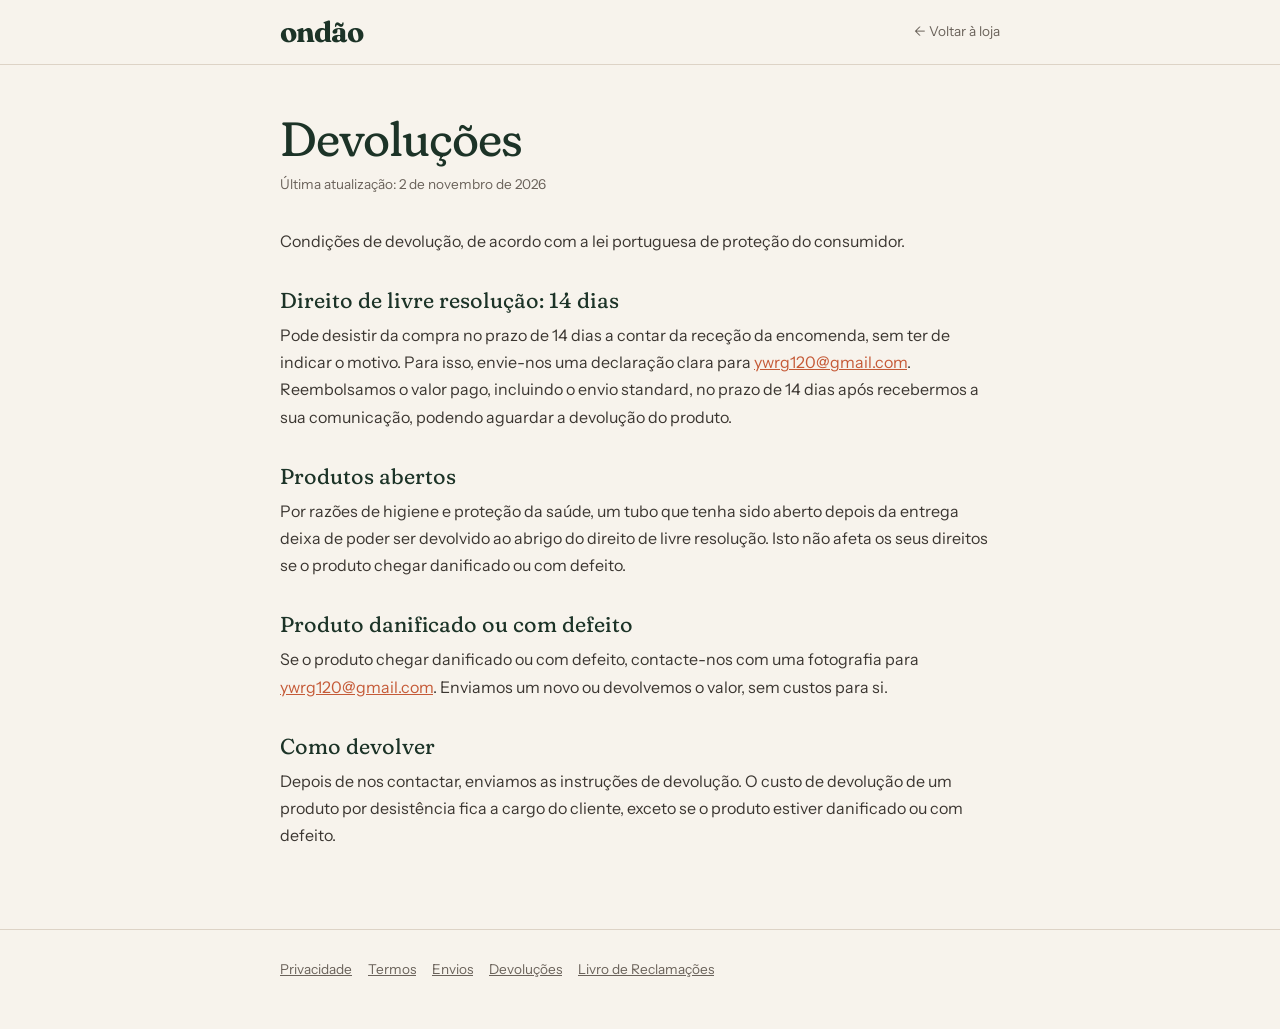
<file: devolucoes.html>
<!doctype html>
<html lang="pt-PT">
<head>
<meta charset="utf-8">
<meta name="viewport" content="width=device-width, initial-scale=1">
<title>Devoluções · ondão</title>
<meta name="robots" content="noindex">
<meta name="theme-color" content="#1C3327">
<link rel="preconnect" href="https://fonts.googleapis.com">
<link rel="preconnect" href="https://fonts.gstatic.com" crossorigin>
<link href="https://fonts.googleapis.com/css2?family=Fraunces:ital,opsz,wght,SOFT,WONK@0,9..144,300..700,0..100,0..1;1,9..144,300..700,0..100,0..1&family=Instrument+Sans:ital,wght@0,400..700;1,400..700&display=swap" rel="stylesheet">
<script data-goatcounter="https://ondao.goatcounter.com/count" async src="https://gc.zgo.at/count.js"></script>
<style>
:root{--verde:#1C3327;--terra:#C55A37;--creme:#F7F3EC;--tinta:#1E1B18;--cinza:#6A625A;--linha:#DDD3C6}
*{box-sizing:border-box;margin:0;padding:0}
body{font-synthesis:none;background:var(--creme);color:var(--tinta);font:400 1rem/1.7 "Instrument Sans",system-ui,sans-serif;-webkit-font-smoothing:antialiased}
header{border-bottom:1px solid var(--linha);background:var(--creme)}
.wrap{max-width:760px;margin:0 auto;padding-left:max(20px,env(safe-area-inset-left,0px));padding-right:max(20px,env(safe-area-inset-right,0px))}
.nav{display:flex;align-items:center;justify-content:space-between;height:64px}
.logo{font:700 1.8rem/1 Fraunces,Georgia,serif;color:var(--verde);text-decoration:none;letter-spacing:-.03em}
.voltar{font-size:.85rem;color:var(--cinza);text-decoration:none}
main{padding-top:48px;padding-bottom:80px}
h1{font:400 clamp(2.1rem,7.5vw,3rem)/1.08 Fraunces,Georgia,serif;font-variation-settings:"SOFT" 100,"WONK" 0;color:var(--verde);letter-spacing:-.02em;margin-bottom:8px}
.atual{font-size:.85rem;color:var(--cinza);margin-bottom:32px}
h2{font:400 1.35rem/1.25 Fraunces,Georgia,serif;font-variation-settings:"SOFT" 100,"WONK" 0;color:var(--verde);margin:32px 0 8px}
p,li{color:#3b3631}
p+p{margin-top:12px}
ul{padding-left:20px;margin-top:8px}
li+li{margin-top:4px}
a{color:var(--terra)}
footer{border-top:1px solid var(--linha);padding:28px 0 48px;font-size:.85rem;color:var(--cinza)}
footer a{color:var(--cinza);margin-right:16px}
</style>
</head>
<body>
<header><div class="wrap nav"><a class="logo" href="index.html">ondão</a><a class="voltar" href="index.html">← Voltar à loja</a></div></header>
<main class="wrap">
<h1>Devoluções</h1>
<p class="atual">Última atualização: 2 de novembro de 2026</p>

<p>Condições de devolução, de acordo com a lei portuguesa de proteção do consumidor.</p>

<h2>Direito de livre resolução: 14 dias</h2>
<p>Pode desistir da compra no prazo de 14 dias a contar da receção da encomenda, sem ter de indicar o motivo. Para isso, envie-nos uma declaração clara para <a href="mailto:ywrg120@gmail.com">ywrg120@gmail.com</a>. Reembolsamos o valor pago, incluindo o envio standard, no prazo de 14 dias após recebermos a sua comunicação, podendo aguardar a devolução do produto.</p>

<h2>Produtos abertos</h2>
<p>Por razões de higiene e proteção da saúde, um tubo que tenha sido aberto depois da entrega deixa de poder ser devolvido ao abrigo do direito de livre resolução. Isto não afeta os seus direitos se o produto chegar danificado ou com defeito.</p>

<h2>Produto danificado ou com defeito</h2>
<p>Se o produto chegar danificado ou com defeito, contacte-nos com uma fotografia para <a href="mailto:ywrg120@gmail.com">ywrg120@gmail.com</a>. Enviamos um novo ou devolvemos o valor, sem custos para si.</p>

<h2>Como devolver</h2>
<p>Depois de nos contactar, enviamos as instruções de devolução. O custo de devolução de um produto por desistência fica a cargo do cliente, exceto se o produto estiver danificado ou com defeito.</p>

</main>
<footer><div class="wrap">
<a href="privacidade.html">Privacidade</a><a href="termos.html">Termos</a><a href="envios.html">Envios</a><a href="devolucoes.html">Devoluções</a><a href="https://www.livroreclamacoes.pt" target="_blank" rel="noopener">Livro de Reclamações</a>
</div></footer>
</body>
</html>
</file>
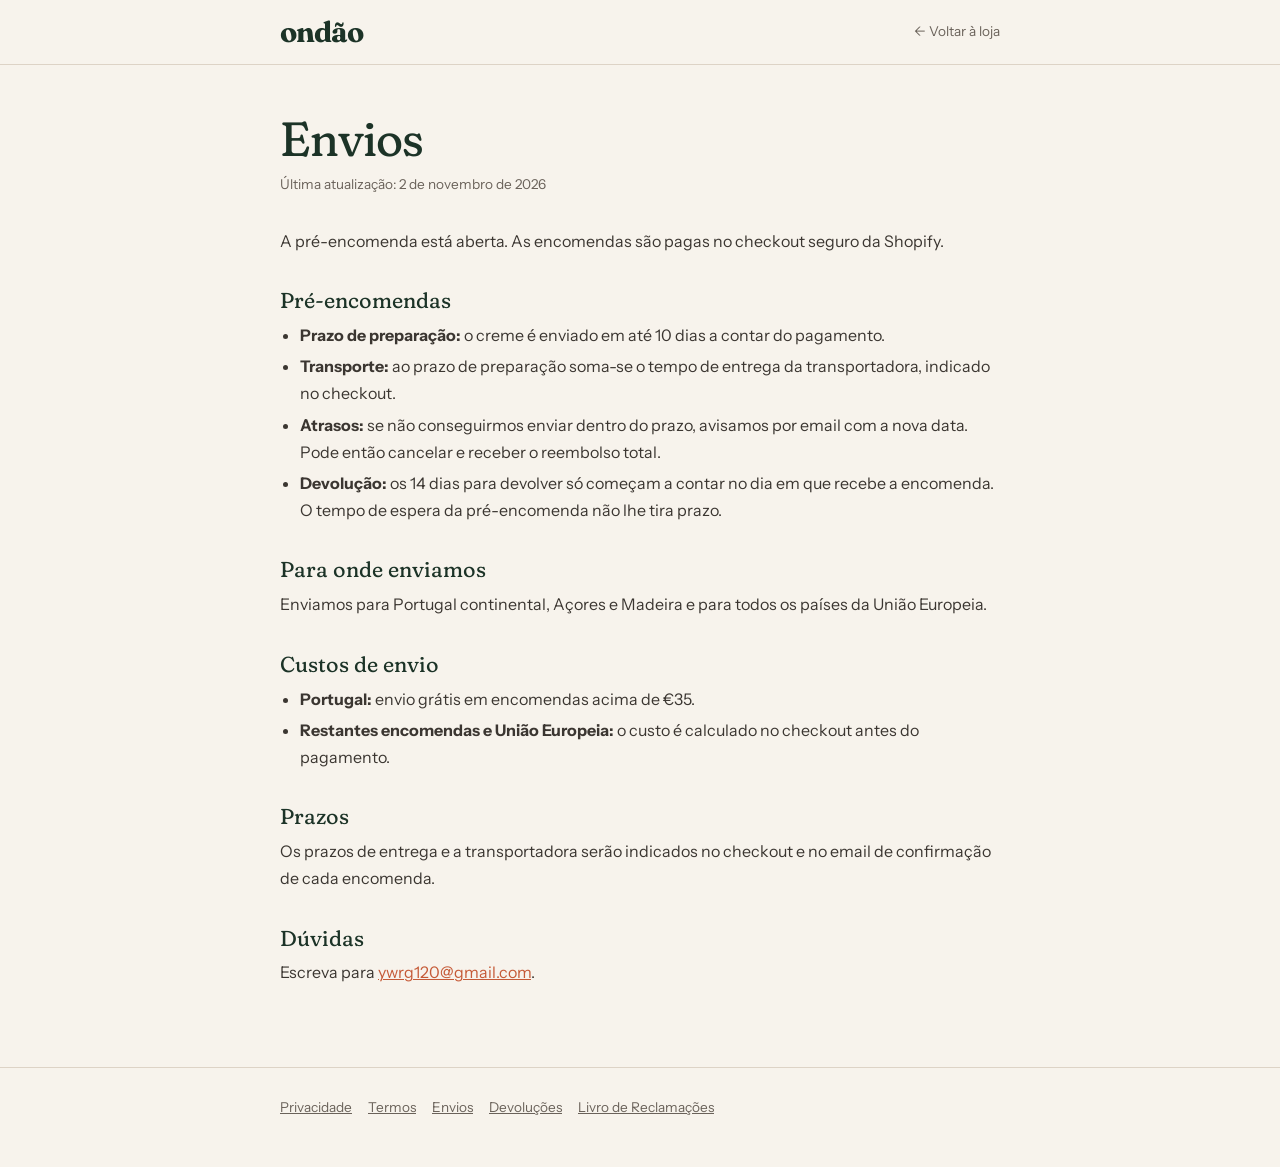
<file: envios.html>
<!doctype html>
<html lang="pt-PT">
<head>
<meta charset="utf-8">
<meta name="viewport" content="width=device-width, initial-scale=1">
<title>Envios · ondão</title>
<meta name="robots" content="noindex">
<meta name="theme-color" content="#1C3327">
<link rel="preconnect" href="https://fonts.googleapis.com">
<link rel="preconnect" href="https://fonts.gstatic.com" crossorigin>
<link href="https://fonts.googleapis.com/css2?family=Fraunces:ital,opsz,wght,SOFT,WONK@0,9..144,300..700,0..100,0..1;1,9..144,300..700,0..100,0..1&family=Instrument+Sans:ital,wght@0,400..700;1,400..700&display=swap" rel="stylesheet">
<script data-goatcounter="https://ondao.goatcounter.com/count" async src="https://gc.zgo.at/count.js"></script>
<style>
:root{--verde:#1C3327;--terra:#C55A37;--creme:#F7F3EC;--tinta:#1E1B18;--cinza:#6A625A;--linha:#DDD3C6}
*{box-sizing:border-box;margin:0;padding:0}
body{font-synthesis:none;background:var(--creme);color:var(--tinta);font:400 1rem/1.7 "Instrument Sans",system-ui,sans-serif;-webkit-font-smoothing:antialiased}
header{border-bottom:1px solid var(--linha);background:var(--creme)}
.wrap{max-width:760px;margin:0 auto;padding-left:max(20px,env(safe-area-inset-left,0px));padding-right:max(20px,env(safe-area-inset-right,0px))}
.nav{display:flex;align-items:center;justify-content:space-between;height:64px}
.logo{font:700 1.8rem/1 Fraunces,Georgia,serif;color:var(--verde);text-decoration:none;letter-spacing:-.03em}
.voltar{font-size:.85rem;color:var(--cinza);text-decoration:none}
main{padding-top:48px;padding-bottom:80px}
h1{font:400 clamp(2.1rem,7.5vw,3rem)/1.08 Fraunces,Georgia,serif;font-variation-settings:"SOFT" 100,"WONK" 0;color:var(--verde);letter-spacing:-.02em;margin-bottom:8px}
.atual{font-size:.85rem;color:var(--cinza);margin-bottom:32px}
h2{font:400 1.35rem/1.25 Fraunces,Georgia,serif;font-variation-settings:"SOFT" 100,"WONK" 0;color:var(--verde);margin:32px 0 8px}
p,li{color:#3b3631}
p+p{margin-top:12px}
ul{padding-left:20px;margin-top:8px}
li+li{margin-top:4px}
a{color:var(--terra)}
footer{border-top:1px solid var(--linha);padding:28px 0 48px;font-size:.85rem;color:var(--cinza)}
footer a{color:var(--cinza);margin-right:16px}
</style>
</head>
<body>
<header><div class="wrap nav"><a class="logo" href="index.html">ondão</a><a class="voltar" href="index.html">← Voltar à loja</a></div></header>
<main class="wrap">
<h1>Envios</h1>
<p class="atual">Última atualização: 2 de novembro de 2026</p>

<p>A pré-encomenda está aberta. As encomendas são pagas no checkout seguro da Shopify.</p>

<h2>Pré-encomendas</h2>
<ul>
<li><strong>Prazo de preparação:</strong> o creme é enviado em até 10 dias a contar do pagamento.</li>
<li><strong>Transporte:</strong> ao prazo de preparação soma-se o tempo de entrega da transportadora, indicado no checkout.</li>
<li><strong>Atrasos:</strong> se não conseguirmos enviar dentro do prazo, avisamos por email com a nova data. Pode então cancelar e receber o reembolso total.</li>
<li><strong>Devolução:</strong> os 14 dias para devolver só começam a contar no dia em que recebe a encomenda. O tempo de espera da pré-encomenda não lhe tira prazo.</li>
</ul>

<h2>Para onde enviamos</h2>
<p>Enviamos para Portugal continental, Açores e Madeira e para todos os países da União Europeia.</p>

<h2>Custos de envio</h2>
<ul>
<li><strong>Portugal:</strong> envio grátis em encomendas acima de €35.</li>
<li><strong>Restantes encomendas e União Europeia:</strong> o custo é calculado no checkout antes do pagamento.</li>
</ul>

<h2>Prazos</h2>
<p>Os prazos de entrega e a transportadora serão indicados no checkout e no email de confirmação de cada encomenda.</p>

<h2>Dúvidas</h2>
<p>Escreva para <a href="mailto:ywrg120@gmail.com">ywrg120@gmail.com</a>.</p>

</main>
<footer><div class="wrap">
<a href="privacidade.html">Privacidade</a><a href="termos.html">Termos</a><a href="envios.html">Envios</a><a href="devolucoes.html">Devoluções</a><a href="https://www.livroreclamacoes.pt" target="_blank" rel="noopener">Livro de Reclamações</a>
</div></footer>
</body>
</html>
</file>
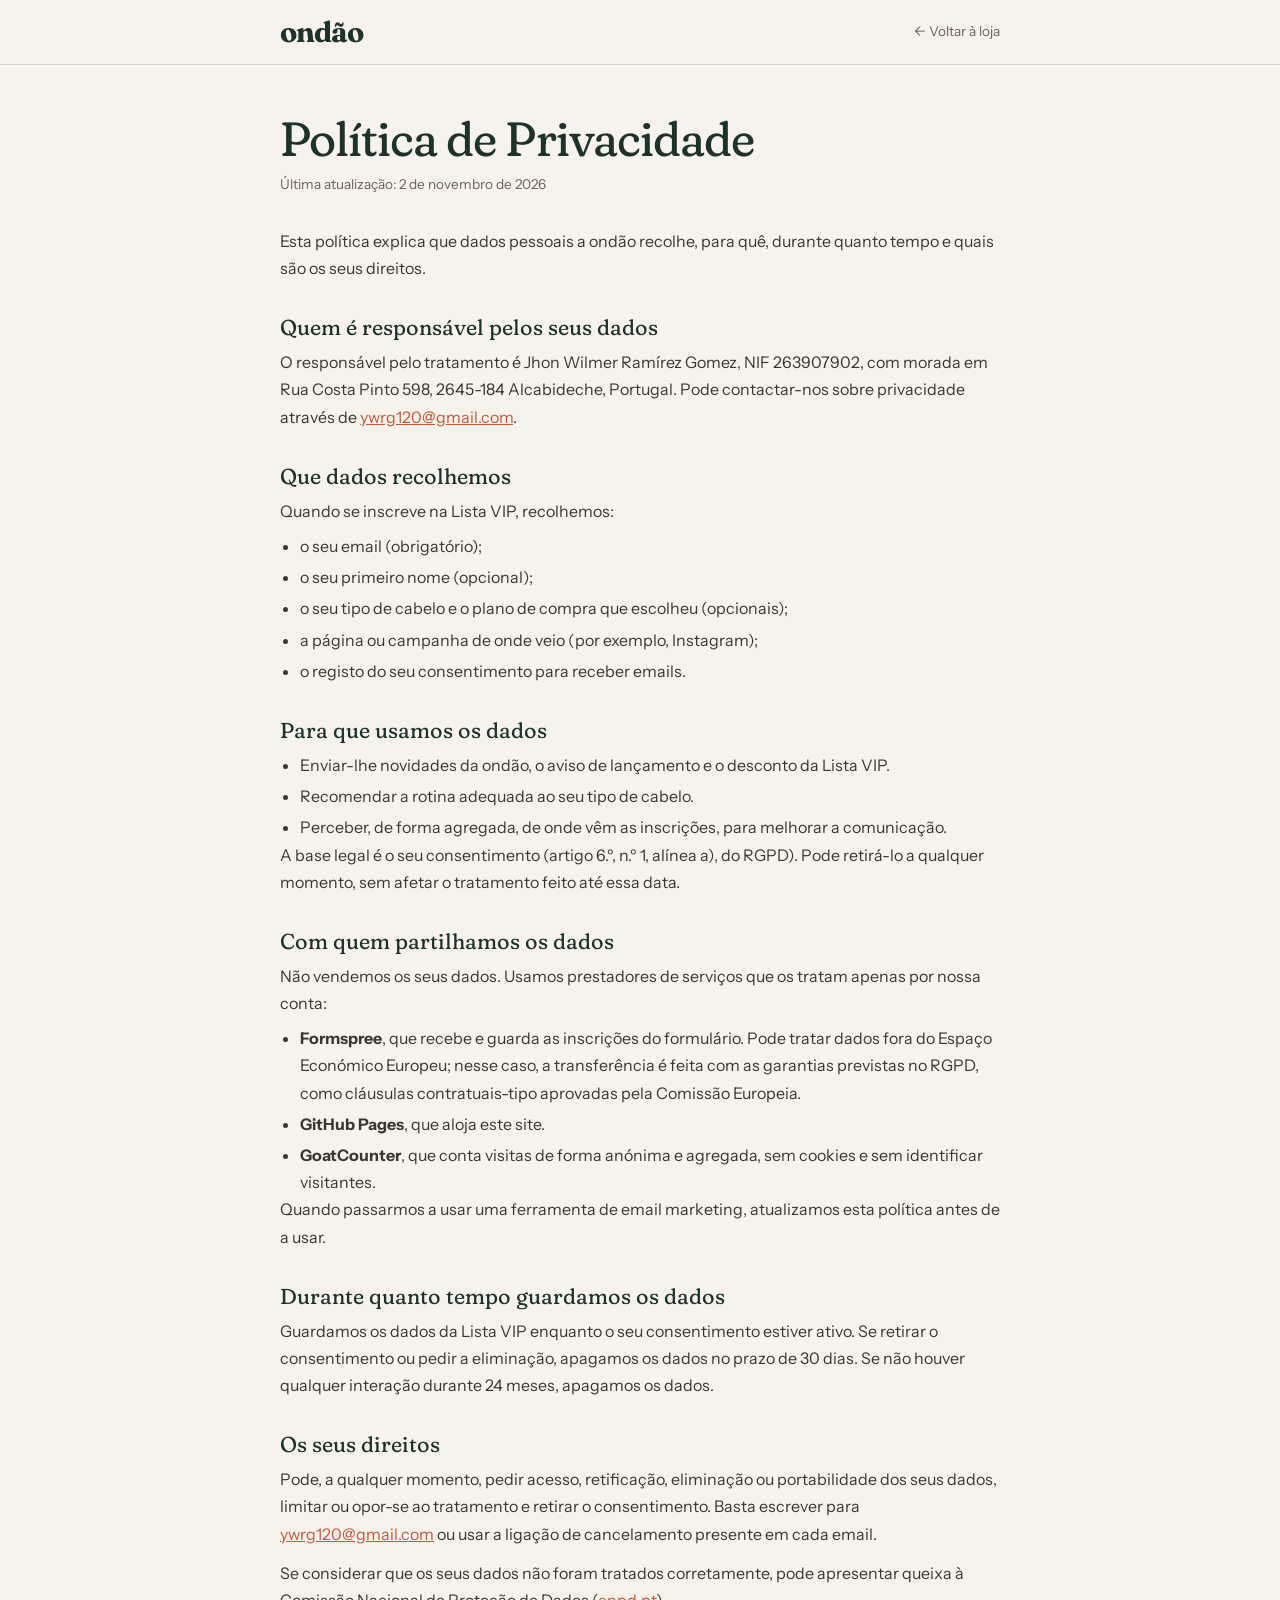
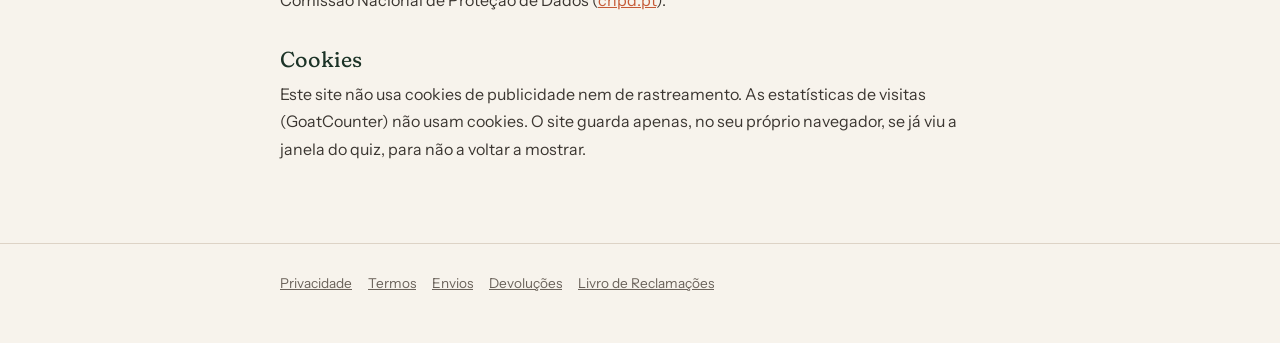
<file: privacidade.html>
<!doctype html>
<html lang="pt-PT">
<head>
<meta charset="utf-8">
<meta name="viewport" content="width=device-width, initial-scale=1">
<title>Política de Privacidade · ondão</title>
<meta name="robots" content="noindex">
<meta name="theme-color" content="#1C3327">
<link rel="preconnect" href="https://fonts.googleapis.com">
<link rel="preconnect" href="https://fonts.gstatic.com" crossorigin>
<link href="https://fonts.googleapis.com/css2?family=Fraunces:ital,opsz,wght,SOFT,WONK@0,9..144,300..700,0..100,0..1;1,9..144,300..700,0..100,0..1&family=Instrument+Sans:ital,wght@0,400..700;1,400..700&display=swap" rel="stylesheet">
<script data-goatcounter="https://ondao.goatcounter.com/count" async src="https://gc.zgo.at/count.js"></script>
<style>
:root{--verde:#1C3327;--terra:#C55A37;--creme:#F7F3EC;--tinta:#1E1B18;--cinza:#6A625A;--linha:#DDD3C6}
*{box-sizing:border-box;margin:0;padding:0}
body{font-synthesis:none;background:var(--creme);color:var(--tinta);font:400 1rem/1.7 "Instrument Sans",system-ui,sans-serif;-webkit-font-smoothing:antialiased}
header{border-bottom:1px solid var(--linha);background:var(--creme)}
.wrap{max-width:760px;margin:0 auto;padding-left:max(20px,env(safe-area-inset-left,0px));padding-right:max(20px,env(safe-area-inset-right,0px))}
.nav{display:flex;align-items:center;justify-content:space-between;height:64px}
.logo{font:700 1.8rem/1 Fraunces,Georgia,serif;color:var(--verde);text-decoration:none;letter-spacing:-.03em}
.voltar{font-size:.85rem;color:var(--cinza);text-decoration:none}
main{padding-top:48px;padding-bottom:80px}
h1{font:400 clamp(2.1rem,7.5vw,3rem)/1.08 Fraunces,Georgia,serif;font-variation-settings:"SOFT" 100,"WONK" 0;color:var(--verde);letter-spacing:-.02em;margin-bottom:8px}
.atual{font-size:.85rem;color:var(--cinza);margin-bottom:32px}
h2{font:400 1.35rem/1.25 Fraunces,Georgia,serif;font-variation-settings:"SOFT" 100,"WONK" 0;color:var(--verde);margin:32px 0 8px}
p,li{color:#3b3631}
p+p{margin-top:12px}
ul{padding-left:20px;margin-top:8px}
li+li{margin-top:4px}
a{color:var(--terra)}
footer{border-top:1px solid var(--linha);padding:28px 0 48px;font-size:.85rem;color:var(--cinza)}
footer a{color:var(--cinza);margin-right:16px}
</style>
</head>
<body>
<header><div class="wrap nav"><a class="logo" href="index.html">ondão</a><a class="voltar" href="index.html">← Voltar à loja</a></div></header>
<main class="wrap">
<h1>Política de Privacidade</h1>
<p class="atual">Última atualização: 2 de novembro de 2026</p>

<p>Esta política explica que dados pessoais a ondão recolhe, para quê, durante quanto tempo e quais são os seus direitos.</p>

<h2>Quem é responsável pelos seus dados</h2>
<p>O responsável pelo tratamento é Jhon Wilmer Ramírez Gomez, NIF 263907902, com morada em Rua Costa Pinto 598, 2645-184 Alcabideche, Portugal. Pode contactar-nos sobre privacidade através de <a href="mailto:ywrg120@gmail.com">ywrg120@gmail.com</a>.</p>

<h2>Que dados recolhemos</h2>
<p>Quando se inscreve na Lista VIP, recolhemos:</p>
<ul>
<li>o seu email (obrigatório);</li>
<li>o seu primeiro nome (opcional);</li>
<li>o seu tipo de cabelo e o plano de compra que escolheu (opcionais);</li>
<li>a página ou campanha de onde veio (por exemplo, Instagram);</li>
<li>o registo do seu consentimento para receber emails.</li>
</ul>

<h2>Para que usamos os dados</h2>
<ul>
<li>Enviar-lhe novidades da ondão, o aviso de lançamento e o desconto da Lista VIP.</li>
<li>Recomendar a rotina adequada ao seu tipo de cabelo.</li>
<li>Perceber, de forma agregada, de onde vêm as inscrições, para melhorar a comunicação.</li>
</ul>
<p>A base legal é o seu consentimento (artigo 6.º, n.º 1, alínea a), do RGPD). Pode retirá-lo a qualquer momento, sem afetar o tratamento feito até essa data.</p>

<h2>Com quem partilhamos os dados</h2>
<p>Não vendemos os seus dados. Usamos prestadores de serviços que os tratam apenas por nossa conta:</p>
<ul>
<li><strong>Formspree</strong>, que recebe e guarda as inscrições do formulário. Pode tratar dados fora do Espaço Económico Europeu; nesse caso, a transferência é feita com as garantias previstas no RGPD, como cláusulas contratuais-tipo aprovadas pela Comissão Europeia.</li>
<li><strong>GitHub Pages</strong>, que aloja este site.</li>
<li><strong>GoatCounter</strong>, que conta visitas de forma anónima e agregada, sem cookies e sem identificar visitantes.</li>
</ul>
<p>Quando passarmos a usar uma ferramenta de email marketing, atualizamos esta política antes de a usar.</p>

<h2>Durante quanto tempo guardamos os dados</h2>
<p>Guardamos os dados da Lista VIP enquanto o seu consentimento estiver ativo. Se retirar o consentimento ou pedir a eliminação, apagamos os dados no prazo de 30 dias. Se não houver qualquer interação durante 24 meses, apagamos os dados.</p>

<h2>Os seus direitos</h2>
<p>Pode, a qualquer momento, pedir acesso, retificação, eliminação ou portabilidade dos seus dados, limitar ou opor-se ao tratamento e retirar o consentimento. Basta escrever para <a href="mailto:ywrg120@gmail.com">ywrg120@gmail.com</a> ou usar a ligação de cancelamento presente em cada email.</p>
<p>Se considerar que os seus dados não foram tratados corretamente, pode apresentar queixa à Comissão Nacional de Proteção de Dados (<a href="https://www.cnpd.pt" target="_blank" rel="noopener">cnpd.pt</a>).</p>

<h2>Cookies</h2>
<p>Este site não usa cookies de publicidade nem de rastreamento. As estatísticas de visitas (GoatCounter) não usam cookies. O site guarda apenas, no seu próprio navegador, se já viu a janela do quiz, para não a voltar a mostrar.</p>

</main>
<footer><div class="wrap">
<a href="privacidade.html">Privacidade</a><a href="termos.html">Termos</a><a href="envios.html">Envios</a><a href="devolucoes.html">Devoluções</a><a href="https://www.livroreclamacoes.pt" target="_blank" rel="noopener">Livro de Reclamações</a>
</div></footer>
</body>
</html>
</file>
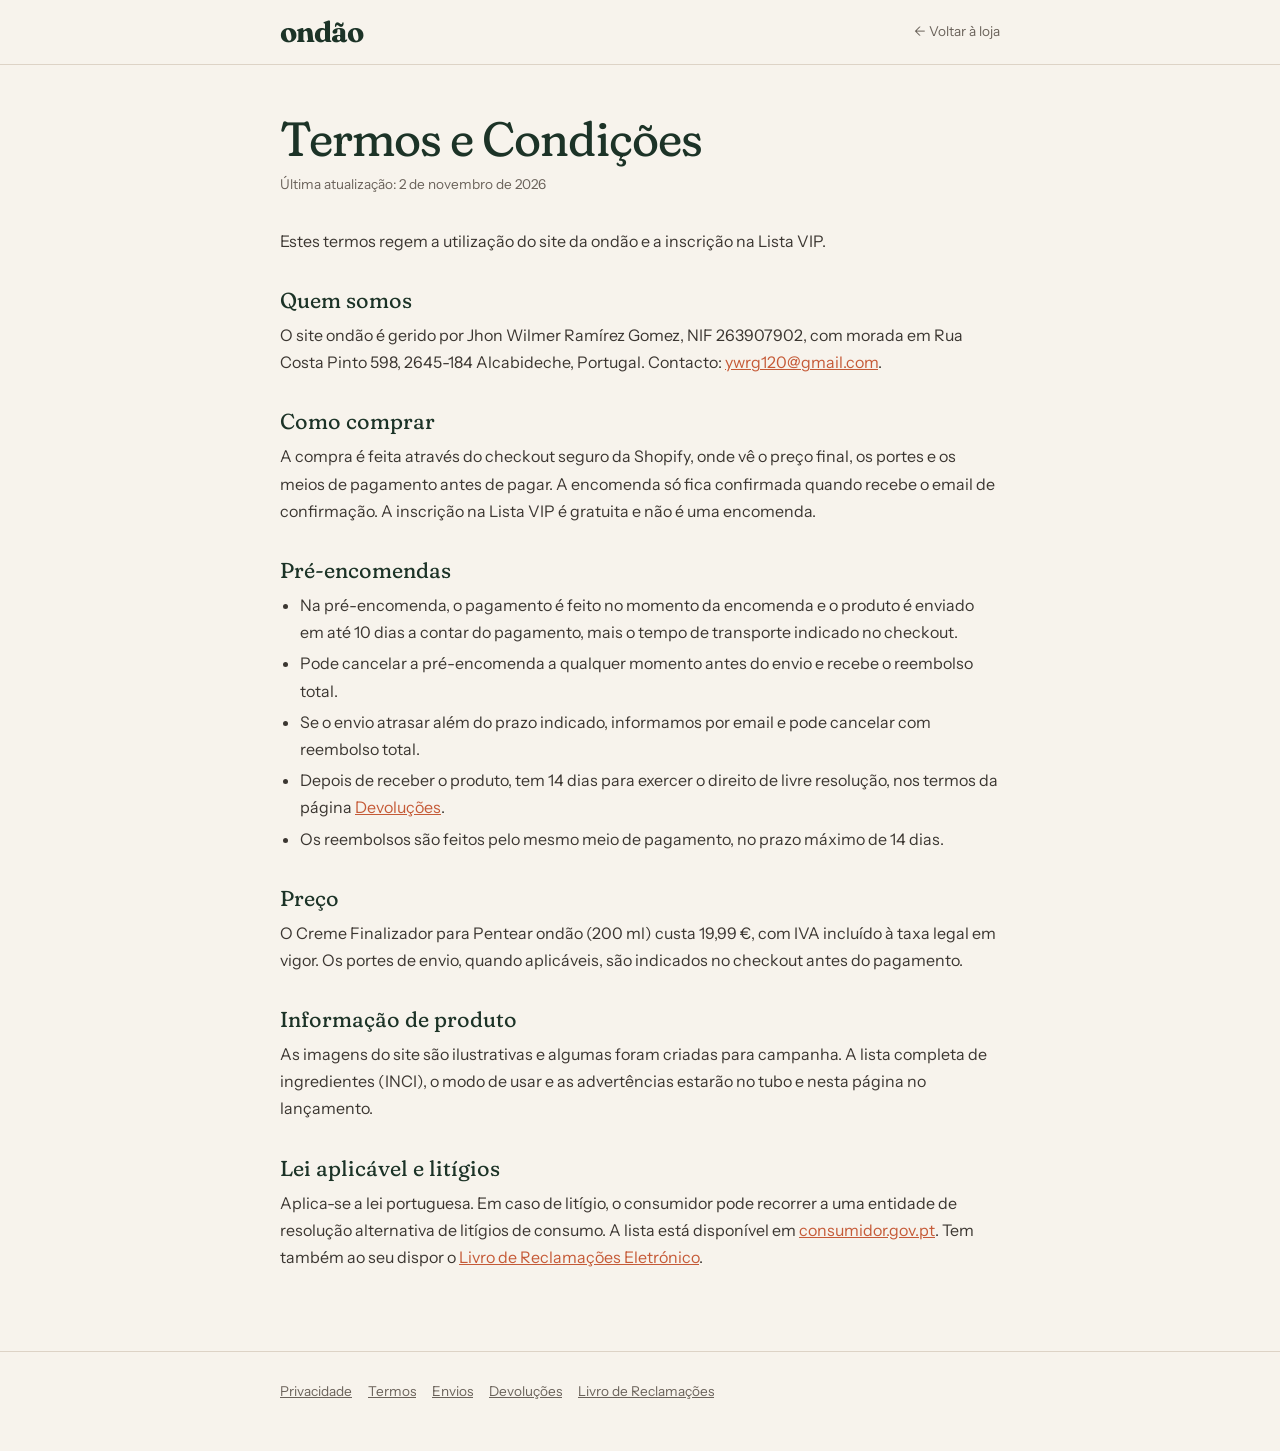
<file: termos.html>
<!doctype html>
<html lang="pt-PT">
<head>
<meta charset="utf-8">
<meta name="viewport" content="width=device-width, initial-scale=1">
<title>Termos e Condições · ondão</title>
<meta name="robots" content="noindex">
<meta name="theme-color" content="#1C3327">
<link rel="preconnect" href="https://fonts.googleapis.com">
<link rel="preconnect" href="https://fonts.gstatic.com" crossorigin>
<link href="https://fonts.googleapis.com/css2?family=Fraunces:ital,opsz,wght,SOFT,WONK@0,9..144,300..700,0..100,0..1;1,9..144,300..700,0..100,0..1&family=Instrument+Sans:ital,wght@0,400..700;1,400..700&display=swap" rel="stylesheet">
<script data-goatcounter="https://ondao.goatcounter.com/count" async src="https://gc.zgo.at/count.js"></script>
<style>
:root{--verde:#1C3327;--terra:#C55A37;--creme:#F7F3EC;--tinta:#1E1B18;--cinza:#6A625A;--linha:#DDD3C6}
*{box-sizing:border-box;margin:0;padding:0}
body{font-synthesis:none;background:var(--creme);color:var(--tinta);font:400 1rem/1.7 "Instrument Sans",system-ui,sans-serif;-webkit-font-smoothing:antialiased}
header{border-bottom:1px solid var(--linha);background:var(--creme)}
.wrap{max-width:760px;margin:0 auto;padding-left:max(20px,env(safe-area-inset-left,0px));padding-right:max(20px,env(safe-area-inset-right,0px))}
.nav{display:flex;align-items:center;justify-content:space-between;height:64px}
.logo{font:700 1.8rem/1 Fraunces,Georgia,serif;color:var(--verde);text-decoration:none;letter-spacing:-.03em}
.voltar{font-size:.85rem;color:var(--cinza);text-decoration:none}
main{padding-top:48px;padding-bottom:80px}
h1{font:400 clamp(2.1rem,7.5vw,3rem)/1.08 Fraunces,Georgia,serif;font-variation-settings:"SOFT" 100,"WONK" 0;color:var(--verde);letter-spacing:-.02em;margin-bottom:8px}
.atual{font-size:.85rem;color:var(--cinza);margin-bottom:32px}
h2{font:400 1.35rem/1.25 Fraunces,Georgia,serif;font-variation-settings:"SOFT" 100,"WONK" 0;color:var(--verde);margin:32px 0 8px}
p,li{color:#3b3631}
p+p{margin-top:12px}
ul{padding-left:20px;margin-top:8px}
li+li{margin-top:4px}
a{color:var(--terra)}
footer{border-top:1px solid var(--linha);padding:28px 0 48px;font-size:.85rem;color:var(--cinza)}
footer a{color:var(--cinza);margin-right:16px}
</style>
</head>
<body>
<header><div class="wrap nav"><a class="logo" href="index.html">ondão</a><a class="voltar" href="index.html">← Voltar à loja</a></div></header>
<main class="wrap">
<h1>Termos e Condições</h1>
<p class="atual">Última atualização: 2 de novembro de 2026</p>

<p>Estes termos regem a utilização do site da ondão e a inscrição na Lista VIP.</p>

<h2>Quem somos</h2>
<p>O site ondão é gerido por Jhon Wilmer Ramírez Gomez, NIF 263907902, com morada em Rua Costa Pinto 598, 2645-184 Alcabideche, Portugal. Contacto: <a href="mailto:ywrg120@gmail.com">ywrg120@gmail.com</a>.</p>

<h2>Como comprar</h2>
<p>A compra é feita através do checkout seguro da Shopify, onde vê o preço final, os portes e os meios de pagamento antes de pagar. A encomenda só fica confirmada quando recebe o email de confirmação. A inscrição na Lista VIP é gratuita e não é uma encomenda.</p>

<h2>Pré-encomendas</h2>
<ul>
<li>Na pré-encomenda, o pagamento é feito no momento da encomenda e o produto é enviado em até 10 dias a contar do pagamento, mais o tempo de transporte indicado no checkout.</li>
<li>Pode cancelar a pré-encomenda a qualquer momento antes do envio e recebe o reembolso total.</li>
<li>Se o envio atrasar além do prazo indicado, informamos por email e pode cancelar com reembolso total.</li>
<li>Depois de receber o produto, tem 14 dias para exercer o direito de livre resolução, nos termos da página <a href="devolucoes.html">Devoluções</a>.</li>
<li>Os reembolsos são feitos pelo mesmo meio de pagamento, no prazo máximo de 14 dias.</li>
</ul>

<h2>Preço</h2>
<p>O Creme Finalizador para Pentear ondão (200 ml) custa 19,99 €, com IVA incluído à taxa legal em vigor. Os portes de envio, quando aplicáveis, são indicados no checkout antes do pagamento.</p>

<h2>Informação de produto</h2>
<p>As imagens do site são ilustrativas e algumas foram criadas para campanha. A lista completa de ingredientes (INCI), o modo de usar e as advertências estarão no tubo e nesta página no lançamento.</p>

<h2>Lei aplicável e litígios</h2>
<p>Aplica-se a lei portuguesa. Em caso de litígio, o consumidor pode recorrer a uma entidade de resolução alternativa de litígios de consumo. A lista está disponível em <a href="https://www.consumidor.gov.pt" target="_blank" rel="noopener">consumidor.gov.pt</a>. Tem também ao seu dispor o <a href="https://www.livroreclamacoes.pt" target="_blank" rel="noopener">Livro de Reclamações Eletrónico</a>.</p>

</main>
<footer><div class="wrap">
<a href="privacidade.html">Privacidade</a><a href="termos.html">Termos</a><a href="envios.html">Envios</a><a href="devolucoes.html">Devoluções</a><a href="https://www.livroreclamacoes.pt" target="_blank" rel="noopener">Livro de Reclamações</a>
</div></footer>
</body>
</html>
</file>
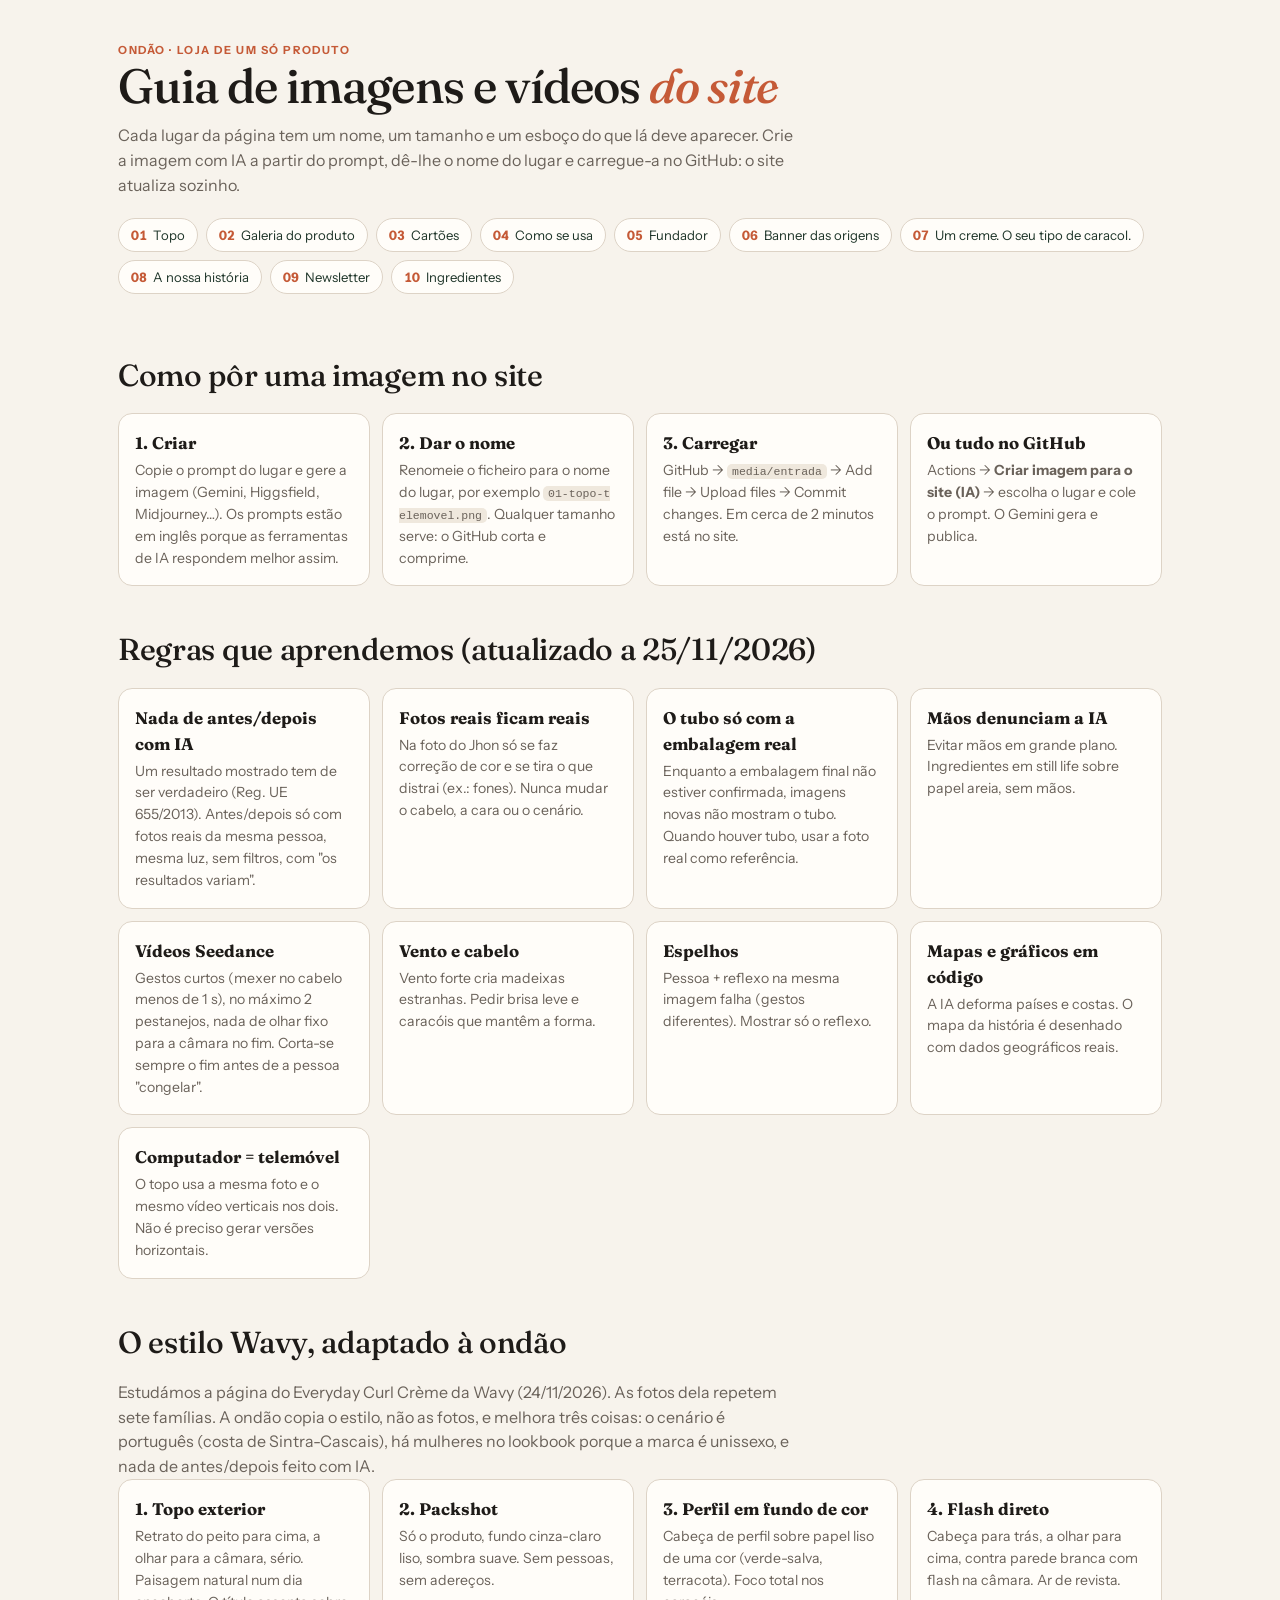
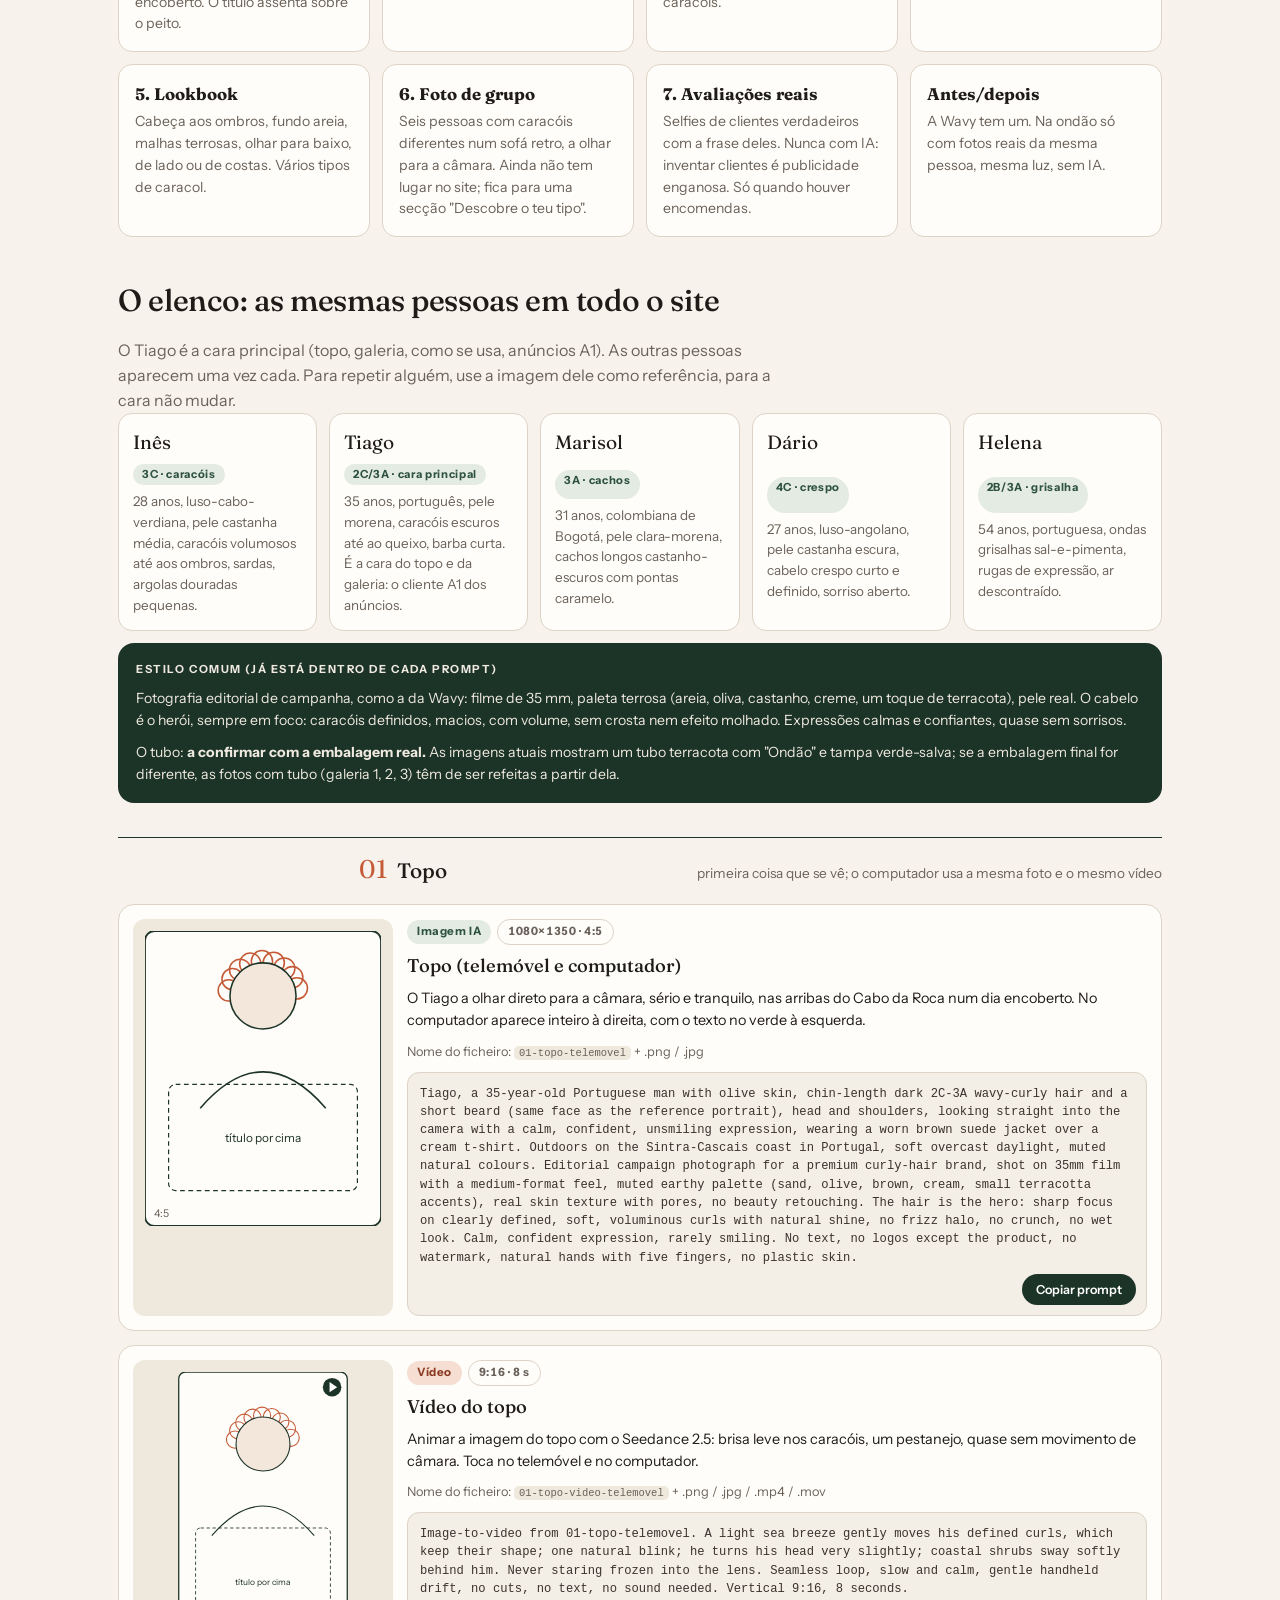
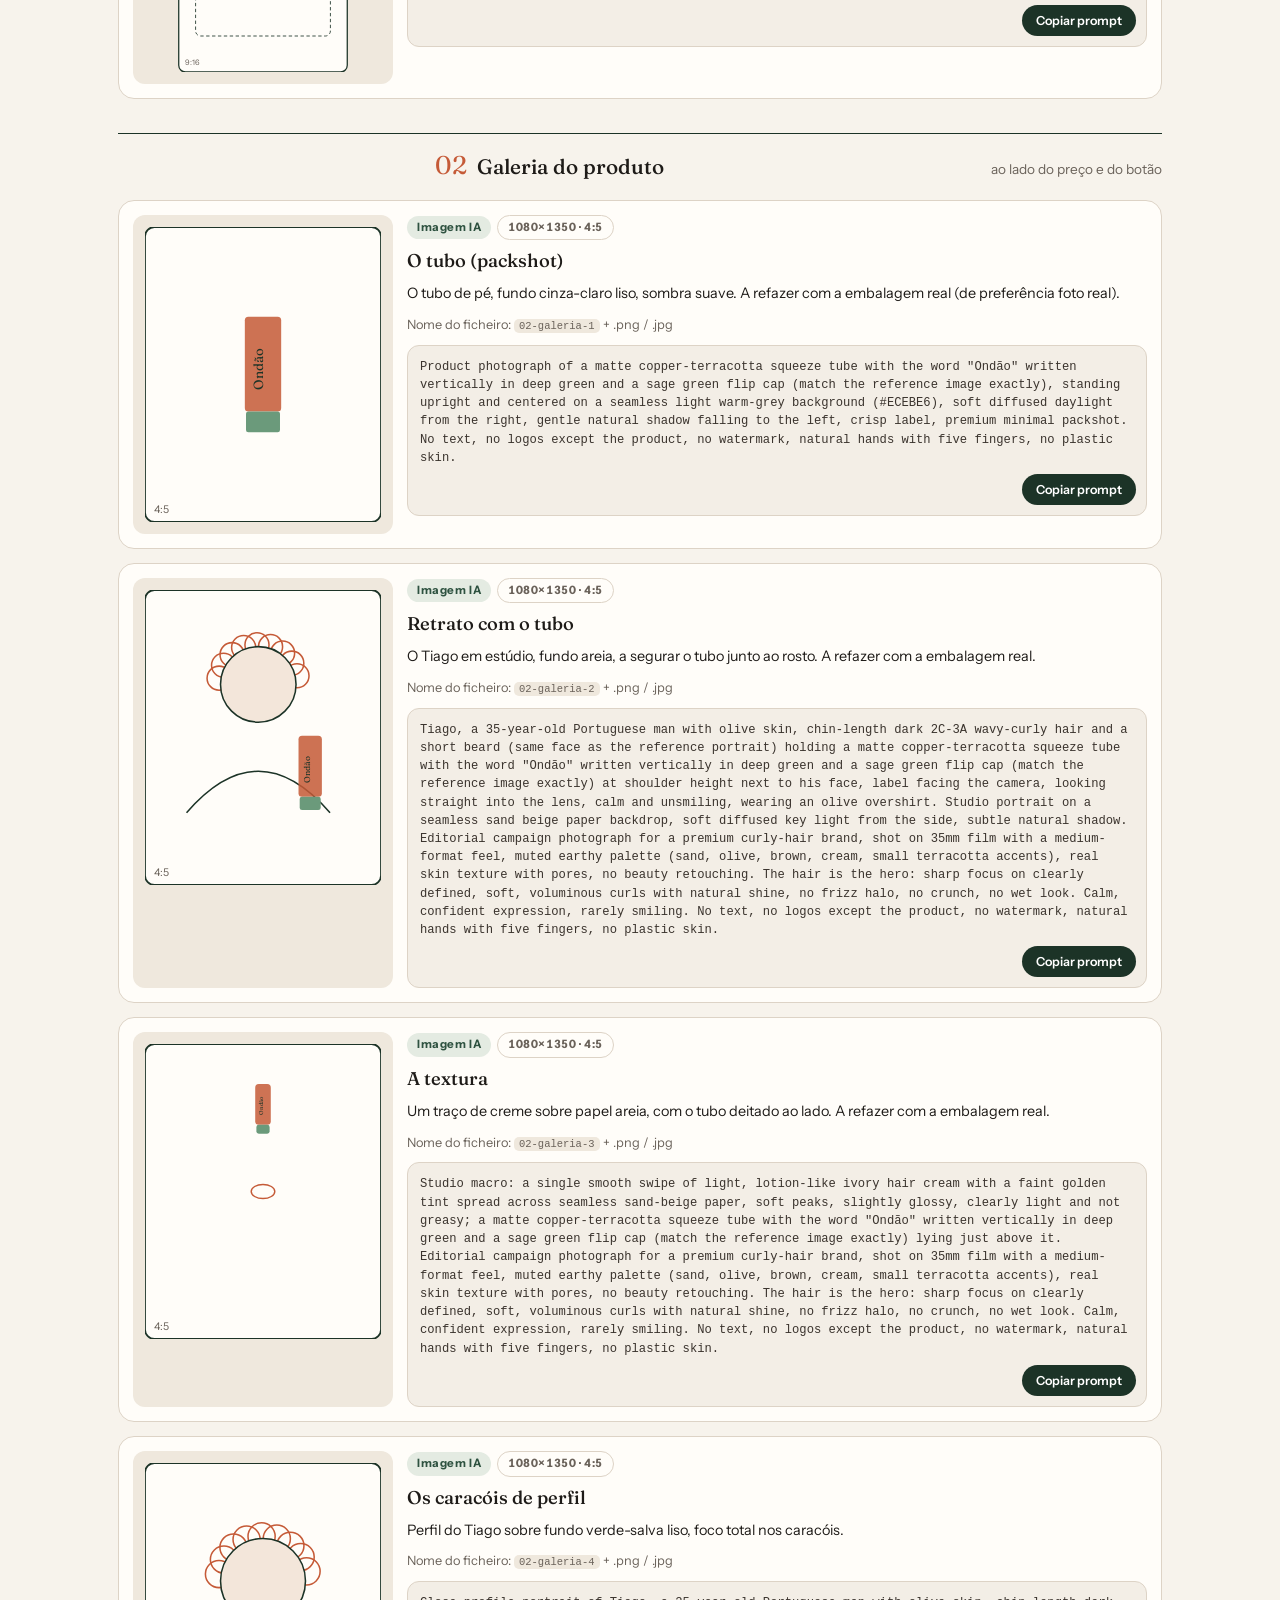
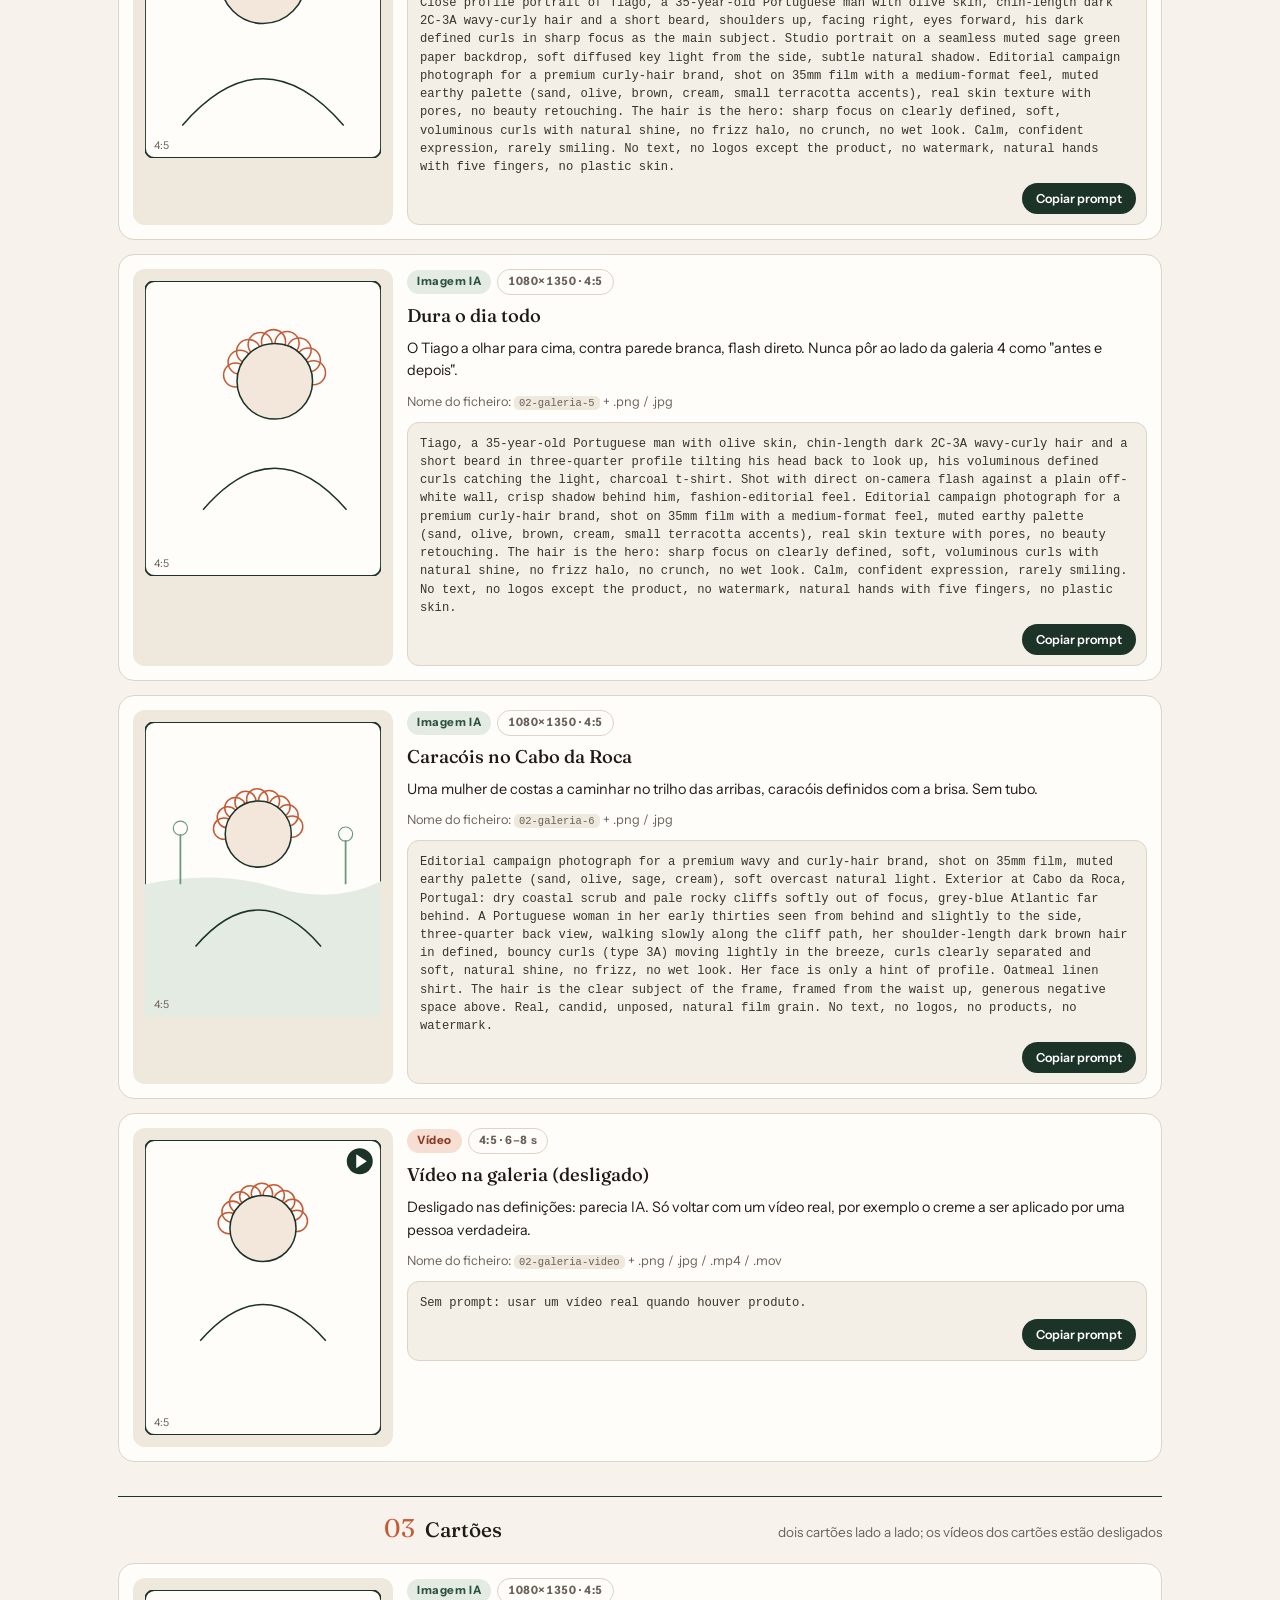
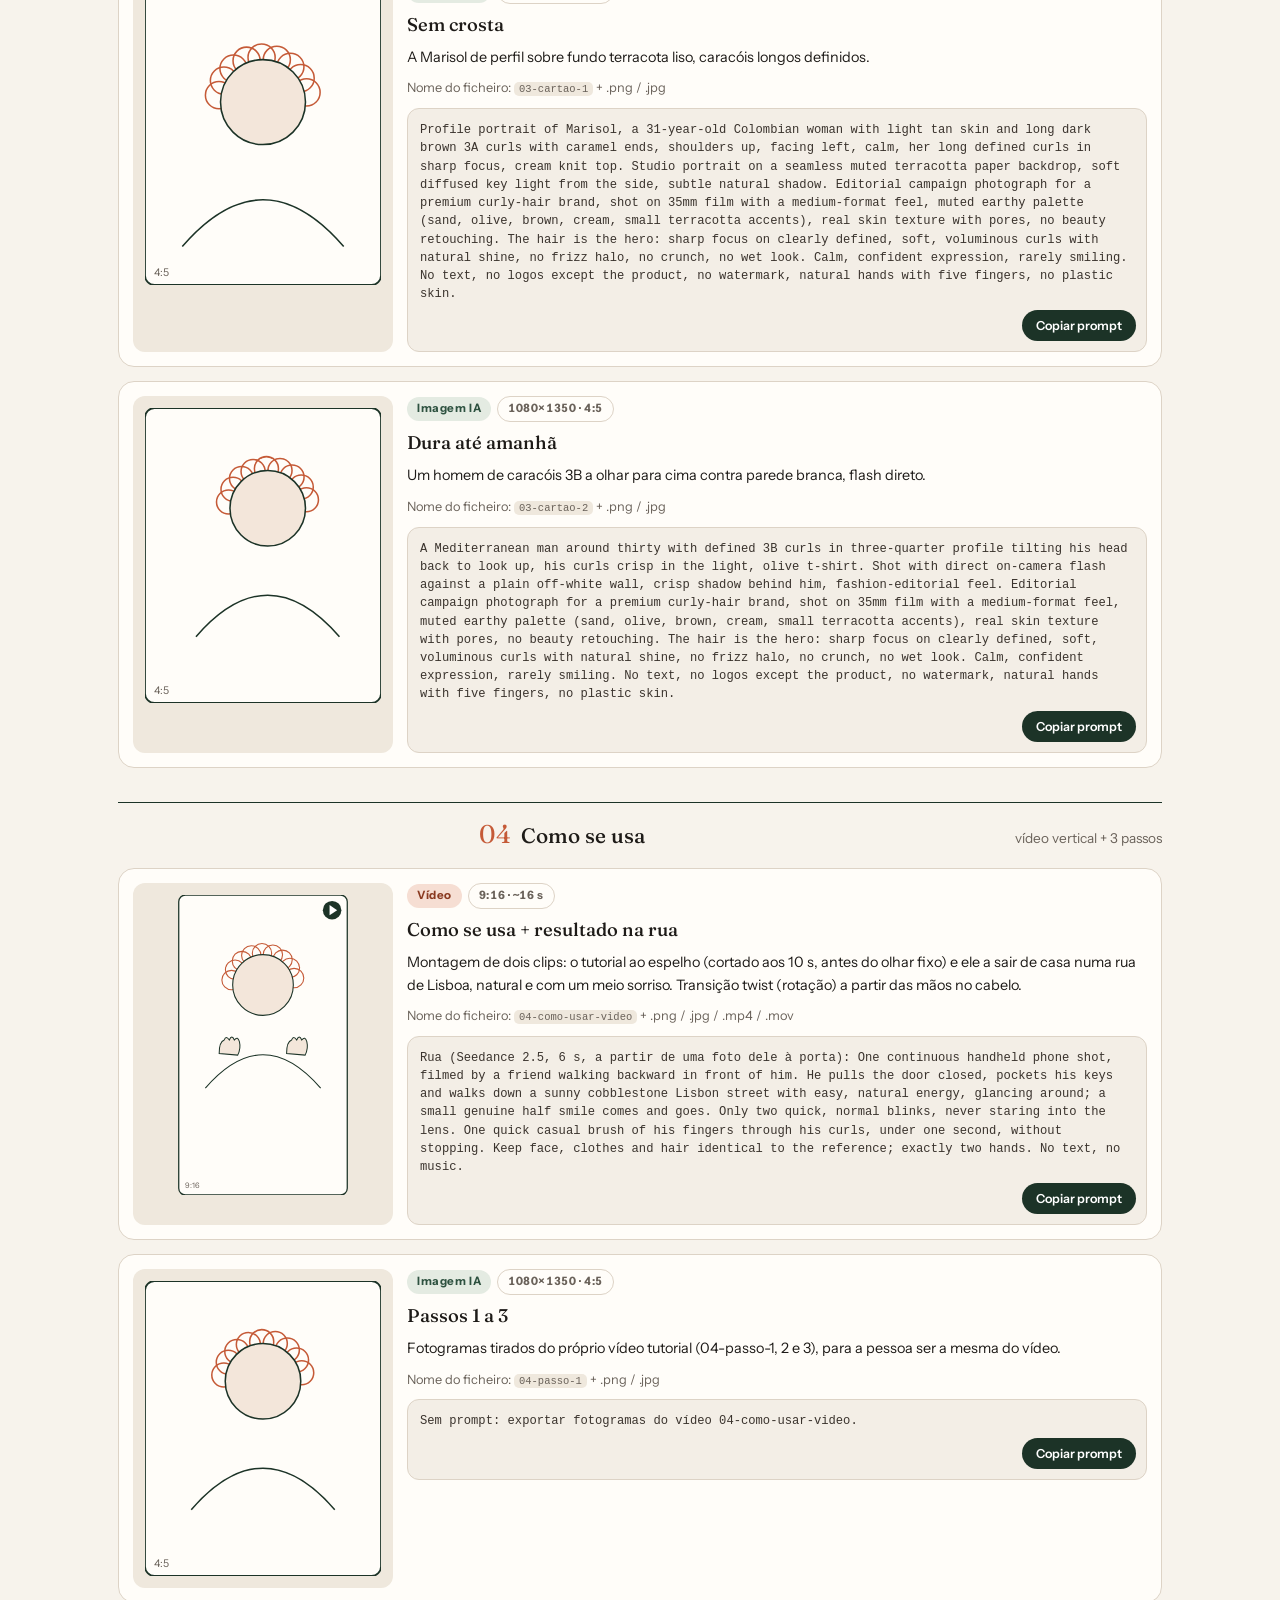
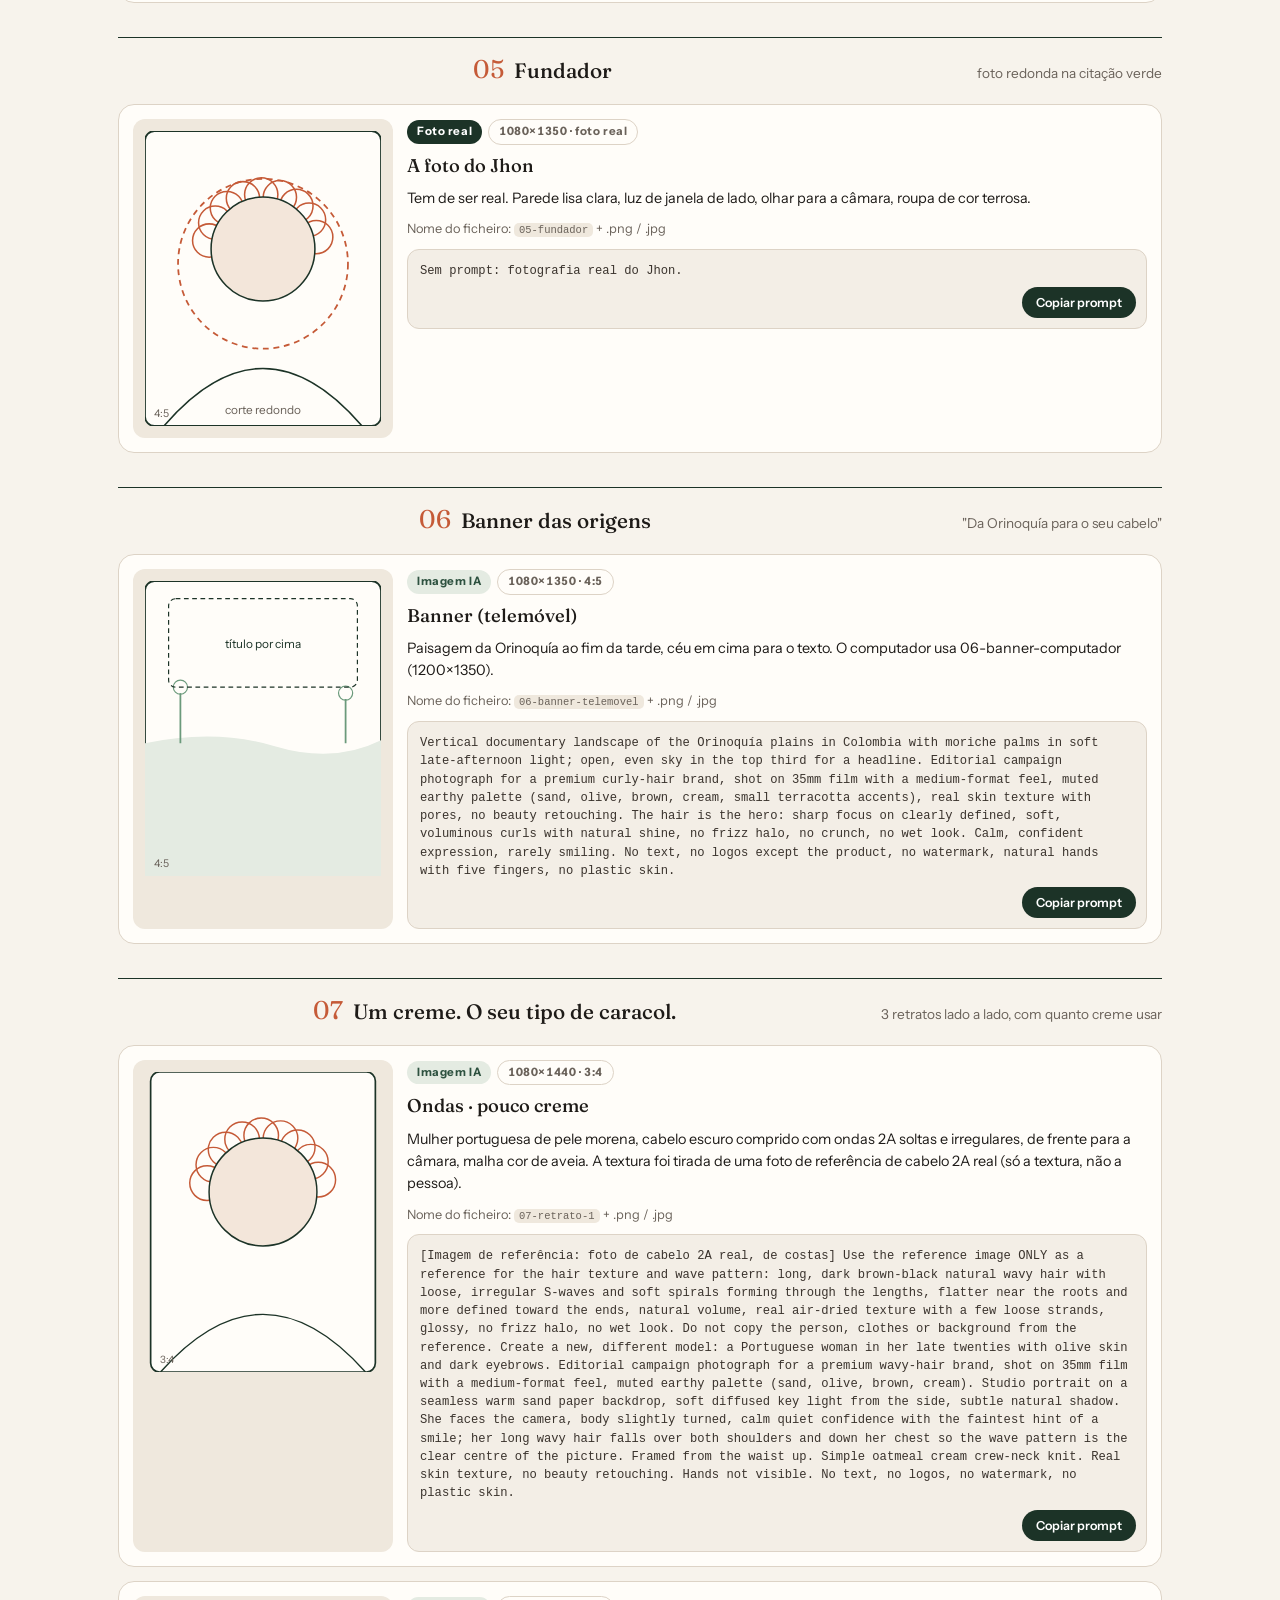
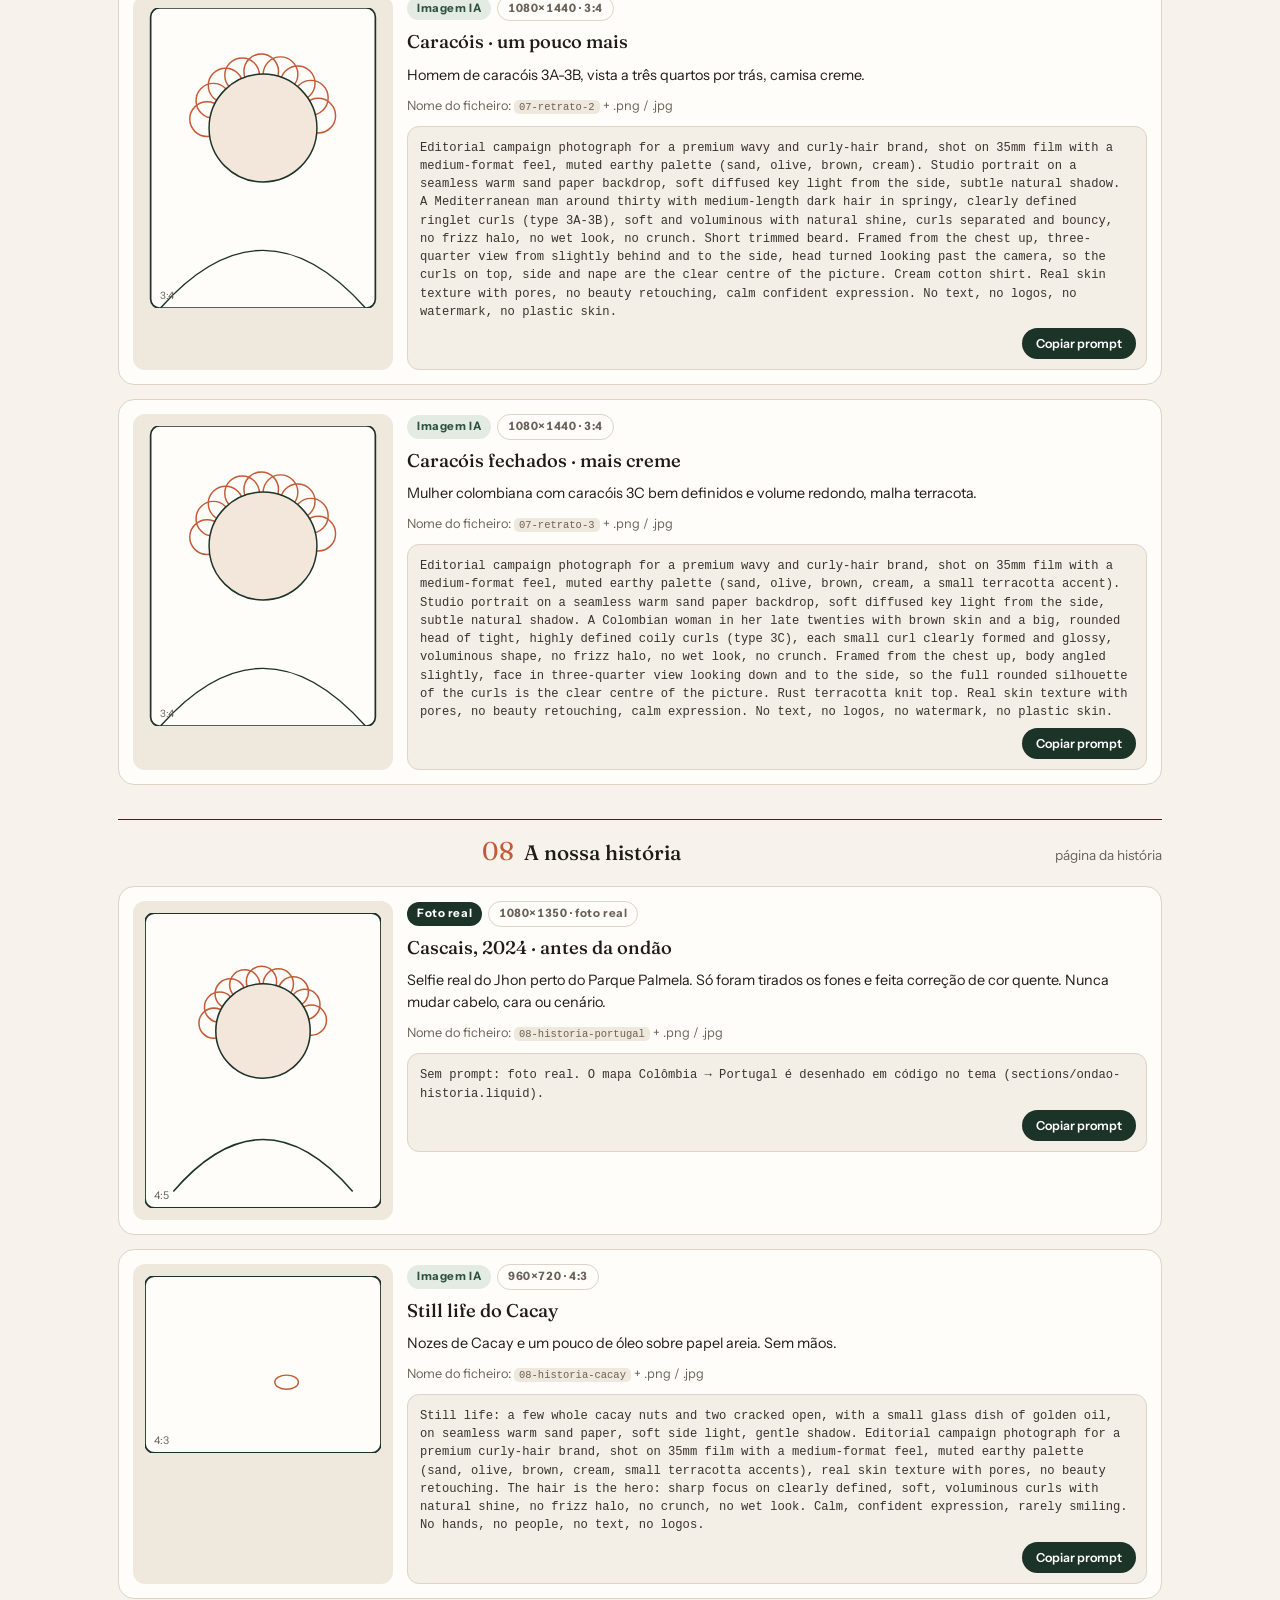
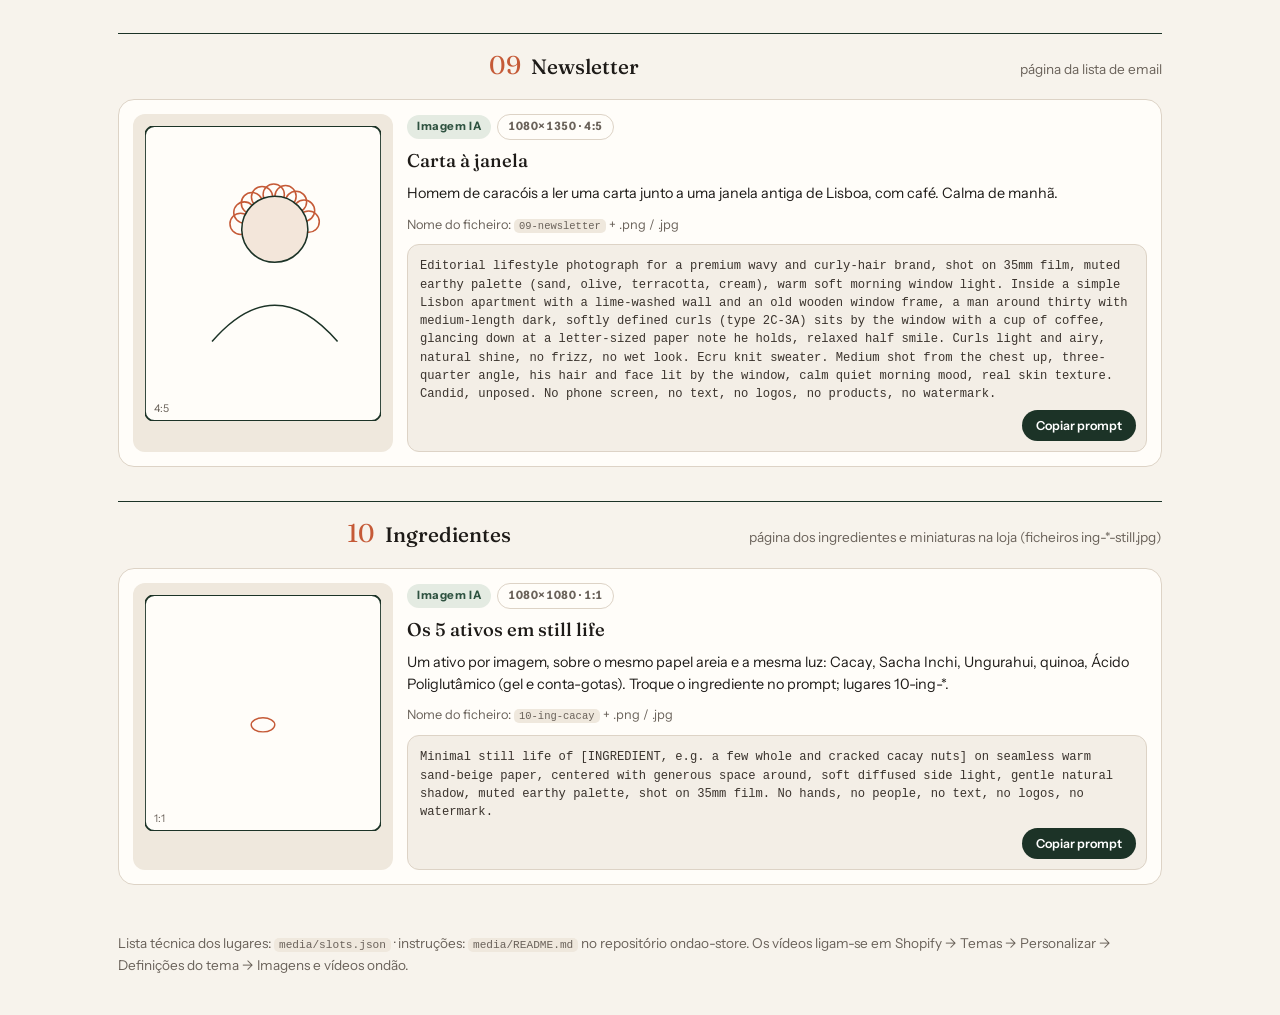
<file: media/guia.html>
<!DOCTYPE html>
<html lang="pt-PT">
<head>
<meta charset="utf-8">
<meta name="viewport" content="width=device-width, initial-scale=1">
<title>Guia de imagens ondão</title>
<link rel="preconnect" href="https://fonts.googleapis.com">
<link rel="preconnect" href="https://fonts.gstatic.com" crossorigin>
<link href="https://fonts.googleapis.com/css2?family=Fraunces:ital,opsz,wght@0,9..144,400..650;1,9..144,400..600&family=Instrument+Sans:wght@400..700&display=swap" rel="stylesheet">
<style>
/* Paleta da marca ondão (sistema de design do utilizador); um só tema. Layout: mapa da página → elenco → um cartão por lugar, pela ordem do site. */
:root{
  --verde:#1C3327; --verde2:#2E5240; --salvia:#6B9A7B; --terra:#C55A37;
  --creme:#F7F3EC; --papel:#FFFDF9; --linha:#DDD3C6; --cinza:#6A625A; --tinta:#1E1B18;
  --serif:"Fraunces", Georgia, serif; --sans:"Instrument Sans", system-ui, -apple-system, "Segoe UI", sans-serif;
  color-scheme: light;
}
*{box-sizing:border-box;margin:0;padding:0}
body{background:var(--creme);color:var(--tinta);font-family:var(--sans);line-height:1.55;-webkit-font-smoothing:antialiased}
.wrap{max-width:1080px;margin:0 auto;padding:0 18px}
header{padding:36px 0 18px}
h1{font-family:var(--serif);font-weight:500;font-size:clamp(2rem,6vw,3rem);line-height:1.05;letter-spacing:-.02em;text-wrap:balance}
h1 em{font-style:italic;color:var(--terra)}
.lead{max-width:62ch;margin-top:12px;color:var(--cinza)}
h2{font-family:var(--serif);font-weight:500;font-size:clamp(1.4rem,4vw,1.9rem);letter-spacing:-.01em;margin:40px 0 14px;text-wrap:balance}
.caps{font-size:.7rem;font-weight:700;letter-spacing:.14em;text-transform:uppercase}
nav.mapa{display:flex;flex-wrap:wrap;gap:8px;margin-top:20px}
nav.mapa a{display:inline-flex;gap:6px;align-items:center;text-decoration:none;color:var(--verde);background:var(--papel);border:1px solid var(--linha);border-radius:999px;padding:6px 12px;font-size:.82rem}
nav.mapa a b{font-variant-numeric:tabular-nums;color:var(--terra)}
.passos{display:grid;gap:12px;grid-template-columns:repeat(auto-fit,minmax(230px,1fr))}
.passo{background:var(--papel);border:1px solid var(--linha);border-radius:14px;padding:16px}
.passo b{display:block;font-family:var(--serif);font-size:1.05rem;margin-bottom:4px}
.passo p{font-size:.88rem;color:var(--cinza)}
code{font-family:ui-monospace,SFMono-Regular,Menlo,monospace;font-size:.82em;background:#EFE8DD;border-radius:5px;padding:1px 5px;word-break:break-all}
.elenco{display:grid;gap:12px;grid-template-columns:repeat(auto-fit,minmax(190px,1fr))}
.pessoa{background:var(--papel);border:1px solid var(--linha);border-radius:14px;padding:14px;display:grid;gap:6px}
.pessoa .nome{font-family:var(--serif);font-size:1.2rem}
.pessoa .tipo{display:inline-block;width:max-content;background:#E4EBE2;color:var(--verde2);border-radius:999px;padding:2px 9px;font-size:.7rem;font-weight:700;letter-spacing:.06em}
.pessoa p{font-size:.84rem;color:var(--cinza)}
.estilo{background:var(--verde);color:#EFE9DF;border-radius:16px;padding:18px;margin-top:12px;display:grid;gap:10px}
.estilo p{font-size:.88rem}
.secao{margin-top:34px}
.secao-cab{display:flex;align-items:baseline;gap:10px;border-top:1.5px solid var(--verde);padding-top:12px}
.secao-cab .n{font-family:var(--serif);font-size:1.6rem;color:var(--terra);font-variant-numeric:tabular-nums}
.secao-cab h3{font-family:var(--serif);font-weight:500;font-size:1.3rem}
.secao-cab span{color:var(--cinza);font-size:.85rem;margin-left:auto;text-align:right}
.lugares{display:grid;gap:14px;margin-top:14px}
.lugar{background:var(--papel);border:1px solid var(--linha);border-radius:16px;padding:14px;display:grid;gap:14px;grid-template-columns:1fr}
.esboco{display:flex;align-items:flex-start;justify-content:center;background:#EFE8DD;border-radius:12px;padding:12px}
.esboco svg{width:100%;height:auto;max-height:300px}
.info{display:grid;gap:10px;align-content:start;min-width:0}
.info .topo{display:flex;flex-wrap:wrap;gap:6px;align-items:center}
.chip{border-radius:999px;padding:3px 10px;font-size:.72rem;font-weight:700;letter-spacing:.05em}
.chip.img{background:#E4EBE2;color:var(--verde2)}
.chip.vid{background:#F6DED3;color:#8A3A20}
.chip.real{background:#1C3327;color:#fff}
.chip.dim{background:transparent;border:1px solid var(--linha);color:var(--cinza);font-variant-numeric:tabular-nums}
.info h4{font-family:var(--serif);font-weight:500;font-size:1.15rem;line-height:1.2}
.info .desc{font-size:.9rem}
.nome-f{font-size:.8rem;color:var(--cinza)}
.prompt{position:relative;background:#F3EEE6;border:1px solid var(--linha);border-radius:12px;padding:12px 12px 48px;font-family:ui-monospace,SFMono-Regular,Menlo,monospace;font-size:.76rem;line-height:1.5;white-space:pre-wrap;word-break:break-word;color:#3A332D}
.copiar{position:absolute;right:10px;bottom:10px;border:0;border-radius:999px;background:var(--verde);color:#fff;font:600 .78rem var(--sans);padding:8px 14px;cursor:pointer}
.copiar:focus-visible,nav.mapa a:focus-visible{outline:2px solid var(--terra);outline-offset:2px}
.copiar.ok{background:var(--salvia)}
.dica{font-size:.8rem;color:var(--cinza);border-left:3px solid var(--terra);padding-left:10px}
footer{margin:48px 0 40px;color:var(--cinza);font-size:.85rem}
@media (min-width:760px){.lugar{grid-template-columns:260px 1fr}}
@media (prefers-reduced-motion:reduce){*{transition:none!important}}
</style>
</head>
<body>
<div class="wrap">
  <header>
    <span class="caps" style="color:var(--terra)">ondão · loja de um só produto</span>
    <h1>Guia de imagens e vídeos <em>do site</em></h1>
    <p class="lead">Cada lugar da página tem um nome, um tamanho e um esboço do que lá deve aparecer. Crie a imagem com IA a partir do prompt, dê-lhe o nome do lugar e carregue-a no GitHub: o site atualiza sozinho.</p>
    <nav class="mapa" id="mapa" aria-label="Secções da página"></nav>
  </header>

  <h2>Como pôr uma imagem no site</h2>
  <div class="passos">
    <div class="passo"><b>1. Criar</b><p>Copie o prompt do lugar e gere a imagem (Gemini, Higgsfield, Midjourney…). Os prompts estão em inglês porque as ferramentas de IA respondem melhor assim.</p></div>
    <div class="passo"><b>2. Dar o nome</b><p>Renomeie o ficheiro para o nome do lugar, por exemplo <code>01-topo-telemovel.png</code>. Qualquer tamanho serve: o GitHub corta e comprime.</p></div>
    <div class="passo"><b>3. Carregar</b><p>GitHub → <code>media/entrada</code> → Add file → Upload files → Commit changes. Em cerca de 2 minutos está no site.</p></div>
    <div class="passo"><b>Ou tudo no GitHub</b><p>Actions → <b style="display:inline;font-family:inherit;font-size:inherit">Criar imagem para o site (IA)</b> → escolha o lugar e cole o prompt. O Gemini gera e publica.</p></div>
  </div>


  <h2>Regras que aprendemos (atualizado a 25/11/2026)</h2>
  <div class="passos">
    <div class="passo"><b>Nada de antes/depois com IA</b><p>Um resultado mostrado tem de ser verdadeiro (Reg. UE 655/2013). Antes/depois só com fotos reais da mesma pessoa, mesma luz, sem filtros, com "os resultados variam".</p></div>
    <div class="passo"><b>Fotos reais ficam reais</b><p>Na foto do Jhon só se faz correção de cor e se tira o que distrai (ex.: fones). Nunca mudar o cabelo, a cara ou o cenário.</p></div>
    <div class="passo"><b>O tubo só com a embalagem real</b><p>Enquanto a embalagem final não estiver confirmada, imagens novas não mostram o tubo. Quando houver tubo, usar a foto real como referência.</p></div>
    <div class="passo"><b>Mãos denunciam a IA</b><p>Evitar mãos em grande plano. Ingredientes em still life sobre papel areia, sem mãos.</p></div>
    <div class="passo"><b>Vídeos Seedance</b><p>Gestos curtos (mexer no cabelo menos de 1 s), no máximo 2 pestanejos, nada de olhar fixo para a câmara no fim. Corta-se sempre o fim antes de a pessoa "congelar".</p></div>
    <div class="passo"><b>Vento e cabelo</b><p>Vento forte cria madeixas estranhas. Pedir brisa leve e caracóis que mantêm a forma.</p></div>
    <div class="passo"><b>Espelhos</b><p>Pessoa + reflexo na mesma imagem falha (gestos diferentes). Mostrar só o reflexo.</p></div>
    <div class="passo"><b>Mapas e gráficos em código</b><p>A IA deforma países e costas. O mapa da história é desenhado com dados geográficos reais.</p></div>
    <div class="passo"><b>Computador = telemóvel</b><p>O topo usa a mesma foto e o mesmo vídeo verticais nos dois. Não é preciso gerar versões horizontais.</p></div>
  </div>

  <h2>O estilo Wavy, adaptado à ondão</h2>
  <p class="lead" style="margin-top:0">Estudámos a página do Everyday Curl Crème da Wavy (24/11/2026). As fotos dela repetem sete famílias. A ondão copia o estilo, não as fotos, e melhora três coisas: o cenário é português (costa de Sintra-Cascais), há mulheres no lookbook porque a marca é unissexo, e nada de antes/depois feito com IA.</p>
  <div class="passos">
    <div class="passo"><b>1. Topo exterior</b><p>Retrato do peito para cima, a olhar para a câmara, sério. Paisagem natural num dia encoberto. O título assenta sobre o peito.</p></div>
    <div class="passo"><b>2. Packshot</b><p>Só o produto, fundo cinza-claro liso, sombra suave. Sem pessoas, sem adereços.</p></div>
    <div class="passo"><b>3. Perfil em fundo de cor</b><p>Cabeça de perfil sobre papel liso de uma cor (verde-salva, terracota). Foco total nos caracóis.</p></div>
    <div class="passo"><b>4. Flash direto</b><p>Cabeça para trás, a olhar para cima, contra parede branca com flash na câmara. Ar de revista.</p></div>
    <div class="passo"><b>5. Lookbook</b><p>Cabeça aos ombros, fundo areia, malhas terrosas, olhar para baixo, de lado ou de costas. Vários tipos de caracol.</p></div>
    <div class="passo"><b>6. Foto de grupo</b><p>Seis pessoas com caracóis diferentes num sofá retro, a olhar para a câmara. Ainda não tem lugar no site; fica para uma secção "Descobre o teu tipo".</p></div>
    <div class="passo"><b>7. Avaliações reais</b><p>Selfies de clientes verdadeiros com a frase deles. Nunca com IA: inventar clientes é publicidade enganosa. Só quando houver encomendas.</p></div>
    <div class="passo"><b>Antes/depois</b><p>A Wavy tem um. Na ondão só com fotos reais da mesma pessoa, mesma luz, sem IA.</p></div>
  </div>

  <h2>O elenco: as mesmas pessoas em todo o site</h2>
  <p class="lead" style="margin-top:0">O Tiago é a cara principal (topo, galeria, como se usa, anúncios A1). As outras pessoas aparecem uma vez cada. Para repetir alguém, use a imagem dele como referência, para a cara não mudar.</p>
  <div class="elenco" id="elenco"></div>
  <div class="estilo">
    <span class="caps">Estilo comum (já está dentro de cada prompt)</span>
    <p>Fotografia editorial de campanha, como a da Wavy: filme de 35 mm, paleta terrosa (areia, oliva, castanho, creme, um toque de terracota), pele real. O cabelo é o herói, sempre em foco: caracóis definidos, macios, com volume, sem crosta nem efeito molhado. Expressões calmas e confiantes, quase sem sorrisos.</p>
    <p>O tubo: <b>a confirmar com a embalagem real.</b> As imagens atuais mostram um tubo terracota com "Ondão" e tampa verde-salva; se a embalagem final for diferente, as fotos com tubo (galeria 1, 2, 3) têm de ser refeitas a partir dela.</p>
  </div>

  <div id="secoes"></div>

  <footer>Lista técnica dos lugares: <code>media/slots.json</code> · instruções: <code>media/README.md</code> no repositório ondao-store. Os vídeos ligam-se em Shopify → Temas → Personalizar → Definições do tema → Imagens e vídeos ondão.</footer>
</div>

<script>
const ESTILO = "Editorial campaign photograph for a premium curly-hair brand, shot on 35mm film with a medium-format feel, muted earthy palette (sand, olive, brown, cream, small terracotta accents), real skin texture with pores, no beauty retouching. The hair is the hero: sharp focus on clearly defined, soft, voluminous curls with natural shine, no frizz halo, no crunch, no wet look. Calm, confident expression, rarely smiling.";
const EXTERIOR = "Outdoors on the Sintra-Cascais coast in Portugal, soft overcast daylight, muted natural colours.";
const ESTUDIO = c => `Studio portrait on a seamless ${c} paper backdrop, soft diffused key light from the side, subtle natural shadow.`;
const FLASH = "Shot with direct on-camera flash against a plain off-white wall, crisp shadow behind him, fashion-editorial feel.";
const NEG = "No text, no logos except the product, no watermark, natural hands with five fingers, no plastic skin.";
const TUBO = "a matte copper-terracotta squeeze tube with the word \"Ondão\" written vertically in deep green and a sage green flip cap (match the reference image exactly)";
const VID = "Seamless loop, slow and calm, gentle handheld drift, no cuts, no text, no sound needed.";

const ELENCO = [
  {nome:"Inês", tipo:"3C · caracóis", d:"28 anos, luso-cabo-verdiana, pele castanha média, caracóis volumosos até aos ombros, sardas, argolas douradas pequenas.", en:"Inês, a 28-year-old Portuguese-Cape Verdean woman with medium brown skin, voluminous shoulder-length 3C curls, light freckles and small gold hoop earrings"},
  {nome:"Tiago", tipo:"2C/3A · cara principal", d:"35 anos, português, pele morena, caracóis escuros até ao queixo, barba curta. É a cara do topo e da galeria: o cliente A1 dos anúncios.", en:"Tiago, a 35-year-old Portuguese man with olive skin, chin-length dark 2C-3A wavy-curly hair and a short beard"},
  {nome:"Marisol", tipo:"3A · cachos", d:"31 anos, colombiana de Bogotá, pele clara-morena, cachos longos castanho-escuros com pontas caramelo.", en:"Marisol, a 31-year-old Colombian woman with light tan skin and long dark brown 3A curls with caramel ends"},
  {nome:"Dário", tipo:"4C · crespo", d:"27 anos, luso-angolano, pele castanha escura, cabelo crespo curto e definido, sorriso aberto.", en:"Dário, a 27-year-old Angolan-Portuguese man with deep brown skin, short defined 4C coily hair and a wide warm smile"},
  {nome:"Helena", tipo:"2B/3A · grisalha", d:"54 anos, portuguesa, ondas grisalhas sal-e-pimenta, rugas de expressão, ar descontraído.", en:"Helena, a 54-year-old Portuguese woman with salt-and-pepper 2B/3A waves, laugh lines and a relaxed expression"}
];
const P = n => ELENCO.find(e => e.nome === n).en;

/* esboços: s = [proporção w,h], pessoas (x,y,r em %), texto (y,h em %), tubo, mãos, cena */
const SECOES = [
 {n:"01", t:"Topo", onde:"primeira coisa que se vê; o computador usa a mesma foto e o mesmo vídeo", lugares:[
  {id:"01-topo-telemovel", tipo:"img", dim:"1080×1350 · 4:5", titulo:"Topo (telemóvel e computador)", desc:"O Tiago a olhar direto para a câmara, sério e tranquilo, nas arribas do Cabo da Roca num dia encoberto. No computador aparece inteiro à direita, com o texto no verde à esquerda.",
   s:[4,5], pess:[[50,22,14]], txt:[52,36],
   prompt:`${P("Tiago")} (same face as the reference portrait), head and shoulders, looking straight into the camera with a calm, confident, unsmiling expression, wearing a worn brown suede jacket over a cream t-shirt. ${EXTERIOR} ${ESTILO} ${NEG}`},
  {id:"01-topo-video-telemovel", tipo:"vid", dim:"9:16 · 8 s", titulo:"Vídeo do topo", desc:"Animar a imagem do topo com o Seedance 2.5: brisa leve nos caracóis, um pestanejo, quase sem movimento de câmara. Toca no telemóvel e no computador.",
   s:[9,16], pess:[[50,24,16]], txt:[52,36], video:true,
   prompt:`Image-to-video from 01-topo-telemovel. A light sea breeze gently moves his defined curls, which keep their shape; one natural blink; he turns his head very slightly; coastal shrubs sway softly behind him. Never staring frozen into the lens. ${VID} Vertical 9:16, 8 seconds.`}
 ]},
 {n:"02", t:"Galeria do produto", onde:"ao lado do preço e do botão", lugares:[
  {id:"02-galeria-1", tipo:"img", dim:"1080×1350 · 4:5", titulo:"O tubo (packshot)", desc:"O tubo de pé, fundo cinza-claro liso, sombra suave. A refazer com a embalagem real (de preferência foto real).",
   s:[4,5], tubo:[50,50,1.4],
   prompt:`Product photograph of ${TUBO}, standing upright and centered on a seamless light warm-grey background (#ECEBE6), soft diffused daylight from the right, gentle natural shadow falling to the left, crisp label, premium minimal packshot. ${NEG}`},
  {id:"02-galeria-2", tipo:"img", dim:"1080×1350 · 4:5", titulo:"Retrato com o tubo", desc:"O Tiago em estúdio, fundo areia, a segurar o tubo junto ao rosto. A refazer com a embalagem real.",
   s:[4,5], pess:[[48,32,16]], tubo:[70,62,.9],
   prompt:`${P("Tiago")} (same face as the reference portrait) holding ${TUBO} at shoulder height next to his face, label facing the camera, looking straight into the lens, calm and unsmiling, wearing an olive overshirt. ${ESTUDIO("sand beige")} ${ESTILO} ${NEG}`},
  {id:"02-galeria-3", tipo:"img", dim:"1080×1350 · 4:5", titulo:"A textura", desc:"Um traço de creme sobre papel areia, com o tubo deitado ao lado. A refazer com a embalagem real.",
   s:[4,5], creme:[50,50], tubo:[50,22,.6],
   prompt:`Studio macro: a single smooth swipe of light, lotion-like ivory hair cream with a faint golden tint spread across seamless sand-beige paper, soft peaks, slightly glossy, clearly light and not greasy; ${TUBO} lying just above it. ${ESTILO} ${NEG}`},
  {id:"02-galeria-4", tipo:"img", dim:"1080×1350 · 4:5", titulo:"Os caracóis de perfil", desc:"Perfil do Tiago sobre fundo verde-salva liso, foco total nos caracóis.",
   s:[4,5], pess:[[50,40,18]],
   prompt:`Close profile portrait of ${P("Tiago")}, shoulders up, facing right, eyes forward, his dark defined curls in sharp focus as the main subject. ${ESTUDIO("muted sage green")} ${ESTILO} ${NEG}`},
  {id:"02-galeria-5", tipo:"img", dim:"1080×1350 · 4:5", titulo:"Dura o dia todo", desc:"O Tiago a olhar para cima, contra parede branca, flash direto. Nunca pôr ao lado da galeria 4 como \"antes e depois\".",
   s:[4,5], pess:[[55,34,16]],
   prompt:`${P("Tiago")} in three-quarter profile tilting his head back to look up, his voluminous defined curls catching the light, charcoal t-shirt. ${FLASH} ${ESTILO} ${NEG}`},
  {id:"02-galeria-6", tipo:"img", dim:"1080×1350 · 4:5", titulo:"Caracóis no Cabo da Roca", desc:"Uma mulher de costas a caminhar no trilho das arribas, caracóis definidos com a brisa. Sem tubo.",
   s:[4,5], pess:[[48,38,14]], campo:true,
   prompt:`Editorial campaign photograph for a premium wavy and curly-hair brand, shot on 35mm film, muted earthy palette (sand, olive, sage, cream), soft overcast natural light. Exterior at Cabo da Roca, Portugal: dry coastal scrub and pale rocky cliffs softly out of focus, grey-blue Atlantic far behind. A Portuguese woman in her early thirties seen from behind and slightly to the side, three-quarter back view, walking slowly along the cliff path, her shoulder-length dark brown hair in defined, bouncy curls (type 3A) moving lightly in the breeze, curls clearly separated and soft, natural shine, no frizz, no wet look. Her face is only a hint of profile. Oatmeal linen shirt. The hair is the clear subject of the frame, framed from the waist up, generous negative space above. Real, candid, unposed, natural film grain. No text, no logos, no products, no watermark.`},
  {id:"02-galeria-video", tipo:"vid", dim:"4:5 · 6–8 s", titulo:"Vídeo na galeria (desligado)", desc:"Desligado nas definições: parecia IA. Só voltar com um vídeo real, por exemplo o creme a ser aplicado por uma pessoa verdadeira.",
   s:[4,5], pess:[[50,30,14]], video:true,
   prompt:`Sem prompt: usar um vídeo real quando houver produto.`}
 ]},
 {n:"03", t:"Cartões", onde:"dois cartões lado a lado; os vídeos dos cartões estão desligados", lugares:[
  {id:"03-cartao-1", tipo:"img", dim:"1080×1350 · 4:5", titulo:"Sem crosta", desc:"A Marisol de perfil sobre fundo terracota liso, caracóis longos definidos.",
   s:[4,5], pess:[[50,38,18]],
   prompt:`Profile portrait of ${P("Marisol")}, shoulders up, facing left, calm, her long defined curls in sharp focus, cream knit top. ${ESTUDIO("muted terracotta")} ${ESTILO} ${NEG}`},
  {id:"03-cartao-2", tipo:"img", dim:"1080×1350 · 4:5", titulo:"Dura até amanhã", desc:"Um homem de caracóis 3B a olhar para cima contra parede branca, flash direto.",
   s:[4,5], pess:[[52,34,16]],
   prompt:`A Mediterranean man around thirty with defined 3B curls in three-quarter profile tilting his head back to look up, his curls crisp in the light, olive t-shirt. ${FLASH} ${ESTILO} ${NEG}`}
 ]},
 {n:"04", t:"Como se usa", onde:"vídeo vertical + 3 passos", lugares:[
  {id:"04-como-usar-video", tipo:"vid", dim:"9:16 · ~16 s", titulo:"Como se usa + resultado na rua", desc:"Montagem de dois clips: o tutorial ao espelho (cortado aos 10 s, antes do olhar fixo) e ele a sair de casa numa rua de Lisboa, natural e com um meio sorriso. Transição twist (rotação) a partir das mãos no cabelo.",
   s:[9,16], pess:[[50,30,18]], maos:[[30,50],[70,50]], video:true,
   prompt:`Rua (Seedance 2.5, 6 s, a partir de uma foto dele à porta): One continuous handheld phone shot, filmed by a friend walking backward in front of him. He pulls the door closed, pockets his keys and walks down a sunny cobblestone Lisbon street with easy, natural energy, glancing around; a small genuine half smile comes and goes. Only two quick, normal blinks, never staring into the lens. One quick casual brush of his fingers through his curls, under one second, without stopping. Keep face, clothes and hair identical to the reference; exactly two hands. No text, no music.`},
  {id:"04-passo-1", tipo:"img", dim:"1080×1350 · 4:5", titulo:"Passos 1 a 3", desc:"Fotogramas tirados do próprio vídeo tutorial (04-passo-1, 2 e 3), para a pessoa ser a mesma do vídeo.",
   s:[4,5], pess:[[50,34,16]],
   prompt:`Sem prompt: exportar fotogramas do vídeo 04-como-usar-video.`}
 ]},
 {n:"05", t:"Fundador", onde:"foto redonda na citação verde", lugares:[
  {id:"05-fundador", tipo:"real", dim:"1080×1350 · foto real", titulo:"A foto do Jhon", desc:"Tem de ser real. Parede lisa clara, luz de janela de lado, olhar para a câmara, roupa de cor terrosa.",
   s:[4,5], pess:[[50,40,22]], circulo:true,
   prompt:`Sem prompt: fotografia real do Jhon.`}
 ]},
 {n:"06", t:"Banner das origens", onde:"\"Da Orinoquía para o seu cabelo\"", lugares:[
  {id:"06-banner-telemovel", tipo:"img", dim:"1080×1350 · 4:5", titulo:"Banner (telemóvel)", desc:"Paisagem da Orinoquía ao fim da tarde, céu em cima para o texto. O computador usa 06-banner-computador (1200×1350).",
   s:[4,5], txt:[6,30], campo:true,
   prompt:`Vertical documentary landscape of the Orinoquía plains in Colombia with moriche palms in soft late-afternoon light; open, even sky in the top third for a headline. ${ESTILO} ${NEG}`}
 ]},
 {n:"07", t:"Um creme. O seu tipo de caracol.", onde:"3 retratos lado a lado, com quanto creme usar", lugares:[
  {id:"07-retrato-1", tipo:"img", dim:"1080×1440 · 3:4", titulo:"Ondas · pouco creme", desc:"Mulher portuguesa de pele morena, cabelo escuro comprido com ondas 2A soltas e irregulares, de frente para a câmara, malha cor de aveia. A textura foi tirada de uma foto de referência de cabelo 2A real (só a textura, não a pessoa).",
   s:[3,4], pess:[[50,40,24]],
   prompt:`[Imagem de referência: foto de cabelo 2A real, de costas] Use the reference image ONLY as a reference for the hair texture and wave pattern: long, dark brown-black natural wavy hair with loose, irregular S-waves and soft spirals forming through the lengths, flatter near the roots and more defined toward the ends, natural volume, real air-dried texture with a few loose strands, glossy, no frizz halo, no wet look. Do not copy the person, clothes or background from the reference. Create a new, different model: a Portuguese woman in her late twenties with olive skin and dark eyebrows. Editorial campaign photograph for a premium wavy-hair brand, shot on 35mm film with a medium-format feel, muted earthy palette (sand, olive, brown, cream). Studio portrait on a seamless warm sand paper backdrop, soft diffused key light from the side, subtle natural shadow. She faces the camera, body slightly turned, calm quiet confidence with the faintest hint of a smile; her long wavy hair falls over both shoulders and down her chest so the wave pattern is the clear centre of the picture. Framed from the waist up. Simple oatmeal cream crew-neck knit. Real skin texture, no beauty retouching. Hands not visible. No text, no logos, no watermark, no plastic skin.`},
  {id:"07-retrato-2", tipo:"img", dim:"1080×1440 · 3:4", titulo:"Caracóis · um pouco mais", desc:"Homem de caracóis 3A-3B, vista a três quartos por trás, camisa creme.",
   s:[3,4], pess:[[50,40,24]],
   prompt:`Editorial campaign photograph for a premium wavy and curly-hair brand, shot on 35mm film with a medium-format feel, muted earthy palette (sand, olive, brown, cream). Studio portrait on a seamless warm sand paper backdrop, soft diffused key light from the side, subtle natural shadow. A Mediterranean man around thirty with medium-length dark hair in springy, clearly defined ringlet curls (type 3A-3B), soft and voluminous with natural shine, curls separated and bouncy, no frizz halo, no wet look, no crunch. Short trimmed beard. Framed from the chest up, three-quarter view from slightly behind and to the side, head turned looking past the camera, so the curls on top, side and nape are the clear centre of the picture. Cream cotton shirt. Real skin texture with pores, no beauty retouching, calm confident expression. No text, no logos, no watermark, no plastic skin.`},
  {id:"07-retrato-3", tipo:"img", dim:"1080×1440 · 3:4", titulo:"Caracóis fechados · mais creme", desc:"Mulher colombiana com caracóis 3C bem definidos e volume redondo, malha terracota.",
   s:[3,4], pess:[[50,40,24]],
   prompt:`Editorial campaign photograph for a premium wavy and curly-hair brand, shot on 35mm film with a medium-format feel, muted earthy palette (sand, olive, brown, cream, a small terracotta accent). Studio portrait on a seamless warm sand paper backdrop, soft diffused key light from the side, subtle natural shadow. A Colombian woman in her late twenties with brown skin and a big, rounded head of tight, highly defined coily curls (type 3C), each small curl clearly formed and glossy, voluminous shape, no frizz halo, no wet look, no crunch. Framed from the chest up, body angled slightly, face in three-quarter view looking down and to the side, so the full rounded silhouette of the curls is the clear centre of the picture. Rust terracotta knit top. Real skin texture with pores, no beauty retouching, calm expression. No text, no logos, no watermark, no plastic skin.`}
 ]},
 {n:"08", t:"A nossa história", onde:"página da história", lugares:[
  {id:"08-historia-portugal", tipo:"real", dim:"1080×1350 · foto real", titulo:"Cascais, 2024 · antes da ondão", desc:"Selfie real do Jhon perto do Parque Palmela. Só foram tirados os fones e feita correção de cor quente. Nunca mudar cabelo, cara ou cenário.",
   s:[4,5], pess:[[50,40,20]],
   prompt:`Sem prompt: foto real. O mapa Colômbia → Portugal é desenhado em código no tema (sections/ondao-historia.liquid).`},
  {id:"08-historia-cacay", tipo:"img", dim:"960×720 · 4:3", titulo:"Still life do Cacay", desc:"Nozes de Cacay e um pouco de óleo sobre papel areia. Sem mãos.",
   s:[4,3], creme:[60,60],
   prompt:`Still life: a few whole cacay nuts and two cracked open, with a small glass dish of golden oil, on seamless warm sand paper, soft side light, gentle shadow. ${ESTILO} No hands, no people, no text, no logos.`}
 ]},
 {n:"09", t:"Newsletter", onde:"página da lista de email", lugares:[
  {id:"09-newsletter", tipo:"img", dim:"1080×1350 · 4:5", titulo:"Carta à janela", desc:"Homem de caracóis a ler uma carta junto a uma janela antiga de Lisboa, com café. Calma de manhã.",
   s:[4,5], pess:[[55,35,14]],
   prompt:`Editorial lifestyle photograph for a premium wavy and curly-hair brand, shot on 35mm film, muted earthy palette (sand, olive, terracotta, cream), warm soft morning window light. Inside a simple Lisbon apartment with a lime-washed wall and an old wooden window frame, a man around thirty with medium-length dark, softly defined curls (type 2C-3A) sits by the window with a cup of coffee, glancing down at a letter-sized paper note he holds, relaxed half smile. Curls light and airy, natural shine, no frizz, no wet look. Ecru knit sweater. Medium shot from the chest up, three-quarter angle, his hair and face lit by the window, calm quiet morning mood, real skin texture. Candid, unposed. No phone screen, no text, no logos, no products, no watermark.`}
 ]},
 {n:"10", t:"Ingredientes", onde:"página dos ingredientes e miniaturas na loja (ficheiros ing-*-still.jpg)", lugares:[
  {id:"10-ing-cacay", tipo:"img", dim:"1080×1080 · 1:1", titulo:"Os 5 ativos em still life", desc:"Um ativo por imagem, sobre o mesmo papel areia e a mesma luz: Cacay, Sacha Inchi, Ungurahui, quinoa, Ácido Poliglutâmico (gel e conta-gotas). Troque o ingrediente no prompt; lugares 10-ing-*.",
   s:[1,1], creme:[50,55],
   prompt:`Minimal still life of [INGREDIENT, e.g. a few whole and cracked cacay nuts] on seamless warm sand-beige paper, centered with generous space around, soft diffused side light, gentle natural shadow, muted earthy palette, shot on 35mm film. No hands, no people, no text, no logos, no watermark.`}
 ]}
];

function esboco(l){
  const [a,b] = l.s, W = 200, H = Math.round(W*b/a), x = v => v/100*W, y = v => v/100*H;
  let g = `<rect width="${W}" height="${H}" rx="8" fill="#FFFDF9" stroke="#1C3327" stroke-width="1.5"/>`;
  if (l.campo) g += `<path d="M0 ${y(55)} Q ${x(30)} ${y(50)} ${x(55)} ${y(56)} T ${W} ${y(54)} V ${H} H 0 Z" fill="#E4EBE2"/><line x1="${x(15)}" y1="${y(55)}" x2="${x(15)}" y2="${y(38)}" stroke="#6B9A7B" stroke-width="1.5"/><circle cx="${x(15)}" cy="${y(36)}" r="6" fill="none" stroke="#6B9A7B"/><line x1="${x(85)}" y1="${y(55)}" x2="${x(85)}" y2="${y(40)}" stroke="#6B9A7B" stroke-width="1.5"/><circle cx="${x(85)}" cy="${y(38)}" r="6" fill="none" stroke="#6B9A7B"/>`;
  if (l.chuva) for (let i=0;i<14;i++){ const cx = (i*37)%W, cy = (i*53)%H; g += `<line x1="${cx}" y1="${cy}" x2="${cx-3}" y2="${cy+9}" stroke="#6B9A7B" stroke-width="1"/>`; }
  (l.pess||[]).forEach(([px,py,r])=>{
    const R = r/100*W, cx = x(px), cy = y(py);
    let cach = ""; for (let k=0;k<9;k++){ const ang = Math.PI*(1.05+k*0.11); cach += `<circle cx="${(cx+Math.cos(ang)*R*1.05).toFixed(1)}" cy="${(cy+Math.sin(ang)*R*1.05).toFixed(1)}" r="${(R*.32).toFixed(1)}" fill="none" stroke="#C55A37" stroke-width="1.3"/>`; }
    g += cach + `<circle cx="${cx}" cy="${cy}" r="${R}" fill="#F3E6DA" stroke="#1C3327" stroke-width="1.3"/>`;
    g += `<path d="M ${cx-R*1.9} ${Math.min(H, cy+R*3.4)} Q ${cx} ${cy+R*1.2} ${cx+R*1.9} ${Math.min(H, cy+R*3.4)}" fill="none" stroke="#1C3327" stroke-width="1.3"/>`;
  });
  (l.maos||[]).forEach(([mx,my])=>{ const cx=x(mx), cy=y(my); g += `<path d="M ${cx-12} ${cy+10} q 0 -14 6 -16 q 2 -6 6 0 q 3 -7 6 0 q 4 -5 6 2 q 2 8 -2 16 z" fill="#F3E6DA" stroke="#1C3327" stroke-width="1.2"/>`; });
  if (l.creme) g += `<ellipse cx="${x(l.creme[0])}" cy="${y(l.creme[1])}" rx="10" ry="6" fill="#FFFDF9" stroke="#C55A37" stroke-width="1.2"/>`;
  if (l.tubo){ const [tx,ty,k]=l.tubo, w=22*k, h=70*k, cx=x(tx), cy=y(ty);
    g += `<rect x="${cx-w/2}" y="${cy-h/2}" width="${w}" height="${h*.82}" rx="3" fill="#C55A37" opacity=".85"/><rect x="${cx-w/2+1}" y="${cy-h/2+h*.82}" width="${w-2}" height="${h*.18}" rx="2" fill="#6B9A7B"/><text x="${cx}" y="${cy-h*.05}" transform="rotate(-90 ${cx} ${cy-h*.05})" text-anchor="middle" font-family="Fraunces, serif" font-size="${8*k}" fill="#1C3327">Ondão</text>`; }
  if (l.txt){ const [ty,th]=l.txt; g += `<rect x="${x(10)}" y="${y(ty)}" width="${x(80)}" height="${y(th)}" rx="6" fill="none" stroke="#1C3327" stroke-dasharray="4 3"/><text x="${W/2}" y="${y(ty+th/2)+4}" text-anchor="middle" font-family="Instrument Sans, sans-serif" font-size="10" fill="#1C3327">título por cima</text>`; }
  if (l.circulo) g += `<circle cx="${W/2}" cy="${y(45)}" r="${W*.36}" fill="none" stroke="#C55A37" stroke-dasharray="5 4" stroke-width="1.5"/><text x="${W/2}" y="${H-10}" text-anchor="middle" font-family="Instrument Sans, sans-serif" font-size="10" fill="#6A625A">corte redondo</text>`;
  if (l.video) g += `<circle cx="${W-18}" cy="18" r="11" fill="#1C3327"/><path d="M ${W-21} 12 L ${W-12} 18 L ${W-21} 24 Z" fill="#fff"/>`;
  g += `<text x="8" y="${H-8}" font-family="Instrument Sans, sans-serif" font-size="9" fill="#6A625A">${a}:${b}</text>`;
  return `<svg viewBox="0 0 ${W} ${H}" role="img" aria-label="Esboço do lugar ${l.id}">${g}</svg>`;
}

const esc = s => s.replace(/&/g,"&amp;").replace(/</g,"&lt;").replace(/>/g,"&gt;");
document.getElementById("elenco").innerHTML = ELENCO.map(e => `<div class="pessoa"><span class="nome">${e.nome}</span><span class="tipo">${e.tipo}</span><p>${e.d}</p></div>`).join("");
document.getElementById("mapa").innerHTML = SECOES.map(s => `<a href="#s${s.n}"><b>${s.n}</b>${s.t}</a>`).join("");
document.getElementById("secoes").innerHTML = SECOES.map(s => `
  <section class="secao" id="s${s.n}">
    <div class="secao-cab"><span class="n">${s.n}</span><h3>${s.t}</h3><span>${s.onde}</span></div>
    <div class="lugares">${s.lugares.map(l => `
      <article class="lugar">
        <div class="esboco">${esboco(l)}</div>
        <div class="info">
          <div class="topo"><span class="chip ${l.tipo === "vid" ? "vid" : l.tipo === "real" ? "real" : "img"}">${l.tipo === "vid" ? "Vídeo" : l.tipo === "real" ? "Foto real" : "Imagem IA"}</span><span class="chip dim">${l.dim}</span></div>
          <h4>${l.titulo}</h4>
          <p class="desc">${l.desc}</p>
          <p class="nome-f">Nome do ficheiro: <code>${l.id}</code> + .png / .jpg${l.tipo === "vid" ? " / .mp4 / .mov" : ""}</p>
          <div class="prompt"><span>${esc(l.prompt)}</span><button class="copiar" type="button" data-id="${l.id}">Copiar prompt</button></div>
        </div>
      </article>`).join("")}
    </div>
  </section>`).join("");

const PROMPTS = Object.fromEntries(SECOES.flatMap(s => s.lugares.map(l => [l.id, l.prompt])));
document.addEventListener("click", async e => {
  const b = e.target.closest(".copiar"); if (!b) return;
  const txt = PROMPTS[b.dataset.id];
  try { await navigator.clipboard.writeText(txt); }
  catch (err) {
    const r = document.createRange(); r.selectNodeContents(b.previousElementSibling);
    const sel = getSelection(); sel.removeAllRanges(); sel.addRange(r);
    b.textContent = "Selecionado: copie"; return;
  }
  b.textContent = "Copiado"; b.classList.add("ok");
  setTimeout(() => { b.textContent = "Copiar prompt"; b.classList.remove("ok"); }, 1800);
});
</script>
</body>
</html>
</file>
